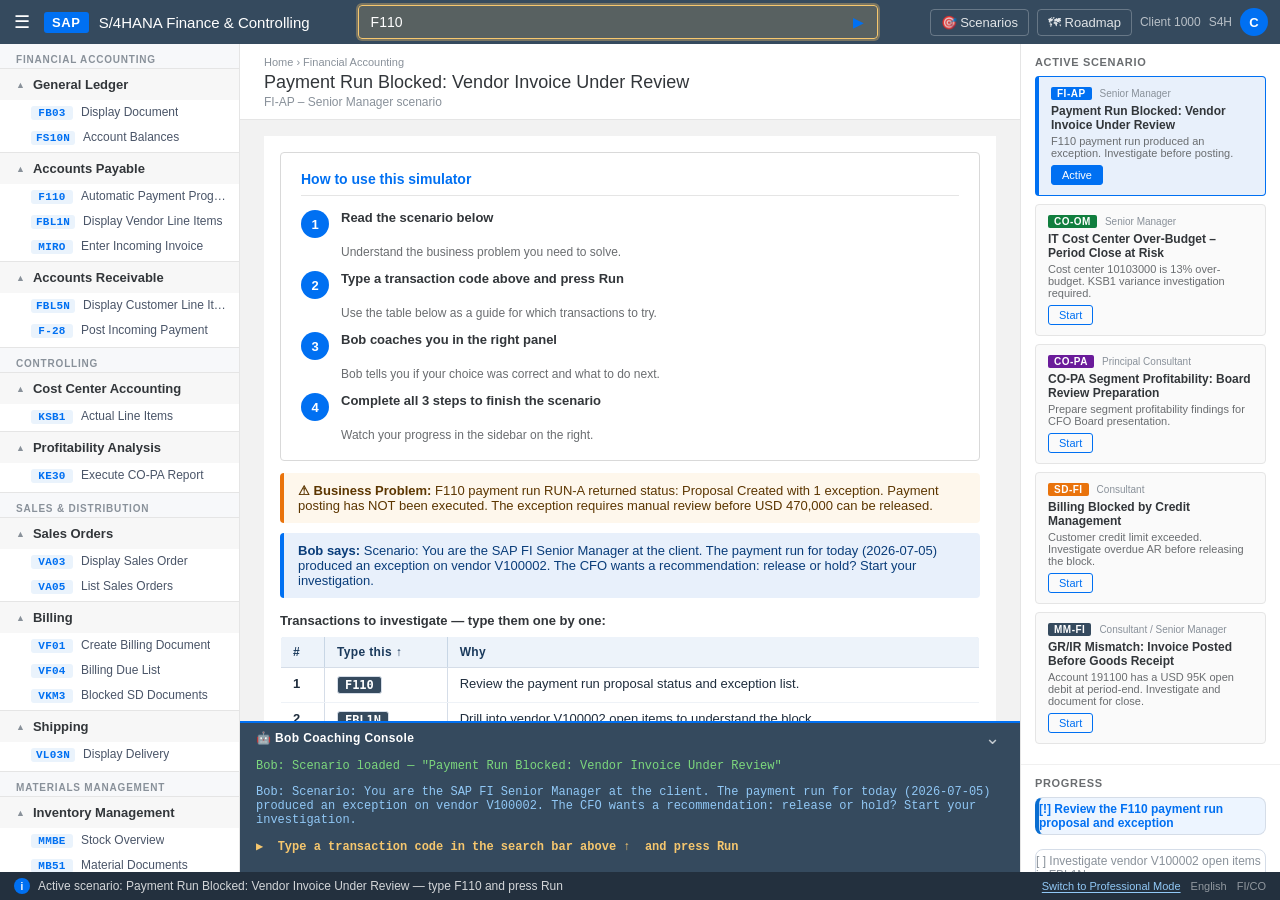
<file: frontend/pages/index.html>
<!DOCTYPE html>
<html lang="en">
<head>
    <meta charset="UTF-8">
    <meta name="viewport" content="width=device-width, initial-scale=1.0">
    <title>SAP S/4HANA – IBM Bob SkillBridge</title>
    <link rel="stylesheet" href="../css/styles.css?v=8.0">
    <link rel="stylesheet" href="../css/fiori.css?v=8.0">
</head>
<body class="fiori-body">

    <!-- ── FIORI SHELL BAR (top) ──────────────────────────────────────── -->
    <header class="fiori-shell-bar">
        <div class="shell-left">
            <button class="shell-menu-btn" id="menuToggleBtn" title="Toggle navigation menu">&#9776;</button>
            <span class="shell-logo">SAP</span>
            <span class="shell-app-title">S/4HANA Finance &amp; Controlling</span>
        </div>
        <div class="shell-center">
            <!-- SAP Fiori search / transaction field -->
            <div class="shell-search-wrap">
                <input
                    id="commandField"
                    class="shell-search-input"
                    type="text"
                    autocomplete="off"
                    spellcheck="false"
                    placeholder="Search apps or enter transaction code…"
                    aria-label="SAP transaction command field"
                >
                <button id="enterCommandButton" class="shell-search-btn" title="Run (Enter)">&#9654;</button>
            </div>
        </div>
        <div class="shell-right">
            <a href="scenarios.html" class="shell-scenarios-link" title="Practice Scenarios">🎯 Scenarios</a>
            <a href="roadmap.html" class="shell-scenarios-link" title="Transaction Roadmap">🗺 Roadmap</a>
            <span class="shell-meta">Client 1000</span>
            <span class="shell-meta">S4H</span>
            <div class="shell-user-avatar" title="CONSULTANT01">C</div>
        </div>
    </header>

    <!-- ── MAIN LAYOUT ────────────────────────────────────────────────── -->
    <div class="fiori-layout">

        <!-- ── LEFT NAV — SAP Menu Tree (3 levels: module → sub-area → tcode) ── -->
        <nav class="fiori-nav" id="fioriNav">

            <!-- ── FINANCIAL ACCOUNTING ──────────────────────────────────── -->
            <div class="nav-module-label">Financial Accounting</div>

            <ul class="nav-group">
                <li class="nav-group-header" data-group="fi-gl">
                    <span class="nav-icon">&#9650;</span> General Ledger
                </li>
                <li class="nav-subitem" data-tcode="FB03">
                    <span class="nav-tcode">FB03</span>
                    <span class="nav-tdesc">Display Document</span>
                </li>
                <li class="nav-subitem" data-tcode="FS10N">
                    <span class="nav-tcode">FS10N</span>
                    <span class="nav-tdesc">Account Balances</span>
                </li>
            </ul>

            <ul class="nav-group">
                <li class="nav-group-header" data-group="fi-ap">
                    <span class="nav-icon">&#9650;</span> Accounts Payable
                </li>
                <li class="nav-subitem" data-tcode="F110">
                    <span class="nav-tcode">F110</span>
                    <span class="nav-tdesc">Automatic Payment Program</span>
                </li>
                <li class="nav-subitem" data-tcode="FBL1N">
                    <span class="nav-tcode">FBL1N</span>
                    <span class="nav-tdesc">Display Vendor Line Items</span>
                </li>
                <li class="nav-subitem" data-tcode="MIRO">
                    <span class="nav-tcode">MIRO</span>
                    <span class="nav-tdesc">Enter Incoming Invoice</span>
                </li>
            </ul>

            <ul class="nav-group">
                <li class="nav-group-header" data-group="fi-ar">
                    <span class="nav-icon">&#9650;</span> Accounts Receivable
                </li>
                <li class="nav-subitem" data-tcode="FBL5N">
                    <span class="nav-tcode">FBL5N</span>
                    <span class="nav-tdesc">Display Customer Line Items</span>
                </li>
                <li class="nav-subitem" data-tcode="F-28">
                    <span class="nav-tcode">F-28</span>
                    <span class="nav-tdesc">Post Incoming Payment</span>
                </li>
            </ul>

            <!-- ── CONTROLLING ────────────────────────────────────────────── -->
            <div class="nav-module-label">Controlling</div>

            <ul class="nav-group">
                <li class="nav-group-header" data-group="co-cca">
                    <span class="nav-icon">&#9650;</span> Cost Center Accounting
                </li>
                <li class="nav-subitem" data-tcode="KSB1">
                    <span class="nav-tcode">KSB1</span>
                    <span class="nav-tdesc">Actual Line Items</span>
                </li>
            </ul>

            <ul class="nav-group">
                <li class="nav-group-header" data-group="co-pa">
                    <span class="nav-icon">&#9650;</span> Profitability Analysis
                </li>
                <li class="nav-subitem" data-tcode="KE30">
                    <span class="nav-tcode">KE30</span>
                    <span class="nav-tdesc">Execute CO-PA Report</span>
                </li>
            </ul>

            <!-- ── SALES & DISTRIBUTION ───────────────────────────────────── -->
            <div class="nav-module-label">Sales &amp; Distribution</div>

            <ul class="nav-group">
                <li class="nav-group-header" data-group="sd-orders">
                    <span class="nav-icon">&#9650;</span> Sales Orders
                </li>
                <li class="nav-subitem" data-tcode="VA03">
                    <span class="nav-tcode">VA03</span>
                    <span class="nav-tdesc">Display Sales Order</span>
                </li>
                <li class="nav-subitem" data-tcode="VA05">
                    <span class="nav-tcode">VA05</span>
                    <span class="nav-tdesc">List Sales Orders</span>
                </li>
            </ul>

            <ul class="nav-group">
                <li class="nav-group-header" data-group="sd-bill">
                    <span class="nav-icon">&#9650;</span> Billing
                </li>
                <li class="nav-subitem" data-tcode="VF01">
                    <span class="nav-tcode">VF01</span>
                    <span class="nav-tdesc">Create Billing Document</span>
                </li>
                <li class="nav-subitem" data-tcode="VF04">
                    <span class="nav-tcode">VF04</span>
                    <span class="nav-tdesc">Billing Due List</span>
                </li>
                <li class="nav-subitem" data-tcode="VKM3">
                    <span class="nav-tcode">VKM3</span>
                    <span class="nav-tdesc">Blocked SD Documents</span>
                </li>
            </ul>

            <ul class="nav-group">
                <li class="nav-group-header" data-group="sd-ship">
                    <span class="nav-icon">&#9650;</span> Shipping
                </li>
                <li class="nav-subitem" data-tcode="VL03N">
                    <span class="nav-tcode">VL03N</span>
                    <span class="nav-tdesc">Display Delivery</span>
                </li>
            </ul>

            <!-- ── MATERIALS MANAGEMENT ───────────────────────────────────── -->
            <div class="nav-module-label">Materials Management</div>

            <ul class="nav-group">
                <li class="nav-group-header" data-group="mm-inv">
                    <span class="nav-icon">&#9650;</span> Inventory Management
                </li>
                <li class="nav-subitem" data-tcode="MMBE">
                    <span class="nav-tcode">MMBE</span>
                    <span class="nav-tdesc">Stock Overview</span>
                </li>
                <li class="nav-subitem" data-tcode="MB51">
                    <span class="nav-tcode">MB51</span>
                    <span class="nav-tdesc">Material Documents</span>
                </li>
            </ul>

            <ul class="nav-group">
                <li class="nav-group-header" data-group="mm-iv">
                    <span class="nav-icon">&#9650;</span> Invoice Verification
                </li>
                <li class="nav-subitem" data-tcode="MIRO">
                    <span class="nav-tcode">MIRO</span>
                    <span class="nav-tdesc">Enter Incoming Invoice</span>
                </li>
            </ul>

            <!-- ── TRAINING ────────────────────────────────────────────────── -->
            <div class="nav-separator"></div>
            <div class="nav-module-label">Training</div>

            <ul class="nav-group">
                <li class="nav-group-header" data-group="training">
                    <span class="nav-icon">&#9650;</span> Practice Scenarios
                </li>
                <li class="nav-item nav-training-link" onclick="window.location.href='scenarios.html'">
                    &#127919; Interactive Scenarios
                </li>
                <li class="nav-item nav-training-link" onclick="window.location.href='roadmap.html'">
                    &#128506; Transaction Roadmap
                </li>
                <li class="nav-item scenario-nav-item" data-scenario="payment_run_exception">&#9655; Payment Run Blocked</li>
                <li class="nav-item scenario-nav-item" data-scenario="cost_center_overrun">&#9655; IT Cost Center Overrun</li>
                <li class="nav-item scenario-nav-item" data-scenario="copa_margin_analysis">&#9655; CO-PA Board Report</li>
                <li class="nav-item scenario-nav-item" data-scenario="billing_credit_block">&#9655; Billing Credit Block</li>
                <li class="nav-item scenario-nav-item" data-scenario="grir_mismatch_period_end">&#9655; GR/IR Mismatch</li>
            </ul>

        </nav>

        <!-- ── CONTENT AREA ──────────────────────────────────────────── -->
        <div class="fiori-content">

            <!-- Content header (breadcrumb + title) -->
            <div class="content-header">
                <div class="content-breadcrumb" id="contentBreadcrumb">Home &rsaquo; Financial Accounting</div>
                <div class="content-title-row">
                    <h1 class="content-title" id="screenTitle">SAP S/4HANA Sandbox</h1>
                    <p  class="content-subtitle" id="screenSubtitle">Select a transaction or scenario from the menu</p>
                </div>
            </div>

            <!-- Transaction workspace -->
            <div class="content-body">
                <div id="transactionWorkspace" class="workspace-content"></div>
            </div>

            <!-- Bob coaching panel (collapsible footer-style) -->
            <div class="coach-panel" id="coachPanel">
                <div class="coach-panel-header">
                    <span class="coach-label">&#129302; Bob Coaching Console</span>
                    <button class="coach-toggle-btn" id="coachToggleBtn" title="Collapse">&#8964;</button>
                </div>
                <div id="consoleOutput" class="coach-output"></div>
            </div>
        </div>

        <!-- ── RIGHT SIDEBAR (Progress + Hints) ─────────────────────── -->
        <aside class="fiori-sidebar" id="fioriSidebar">
            <div class="sidebar-section">
                <div class="sidebar-section-title">Active Scenario</div>
                <div id="scenarioPanel"></div>
            </div>
            <div class="sidebar-section">
                <div class="sidebar-section-title">Progress</div>
                <div id="progressPanel"></div>
            </div>
            <div class="sidebar-section">
                <div class="sidebar-section-title">Hint</div>
                <p id="currentHint" class="sidebar-hint">Select a scenario from the menu to begin.</p>
            </div>
            <div class="sidebar-section">
                <div class="sidebar-section-title">Learning Objectives</div>
                <div id="learningObjectivesPanel"></div>
            </div>
            <div class="sidebar-section">
                <div class="sidebar-section-title">Quick Reference</div>
                <div id="quickReferencePanel"></div>
            </div>
        </aside>
    </div>

    <!-- ── FIORI STATUS BAR (bottom) ─────────────────────────────────── -->
    <footer class="fiori-status-bar">
        <div class="status-left">
            <span id="messageTypeIndicator" class="status-indicator status-info">i</span>
            <span id="messageBar">Ready — select a transaction from the menu or type a code above.</span>
        </div>
        <div class="status-right">
            <span id="modeToggleButton" class="status-mode-btn">Switch to Professional Mode</span>
            <span class="status-tag">English</span>
            <span class="status-tag">FI/CO</span>
        </div>
    </footer>

    <script type="module" src="../js/app/main.js?v=8.0"></script>
</body>
</html>
</file>
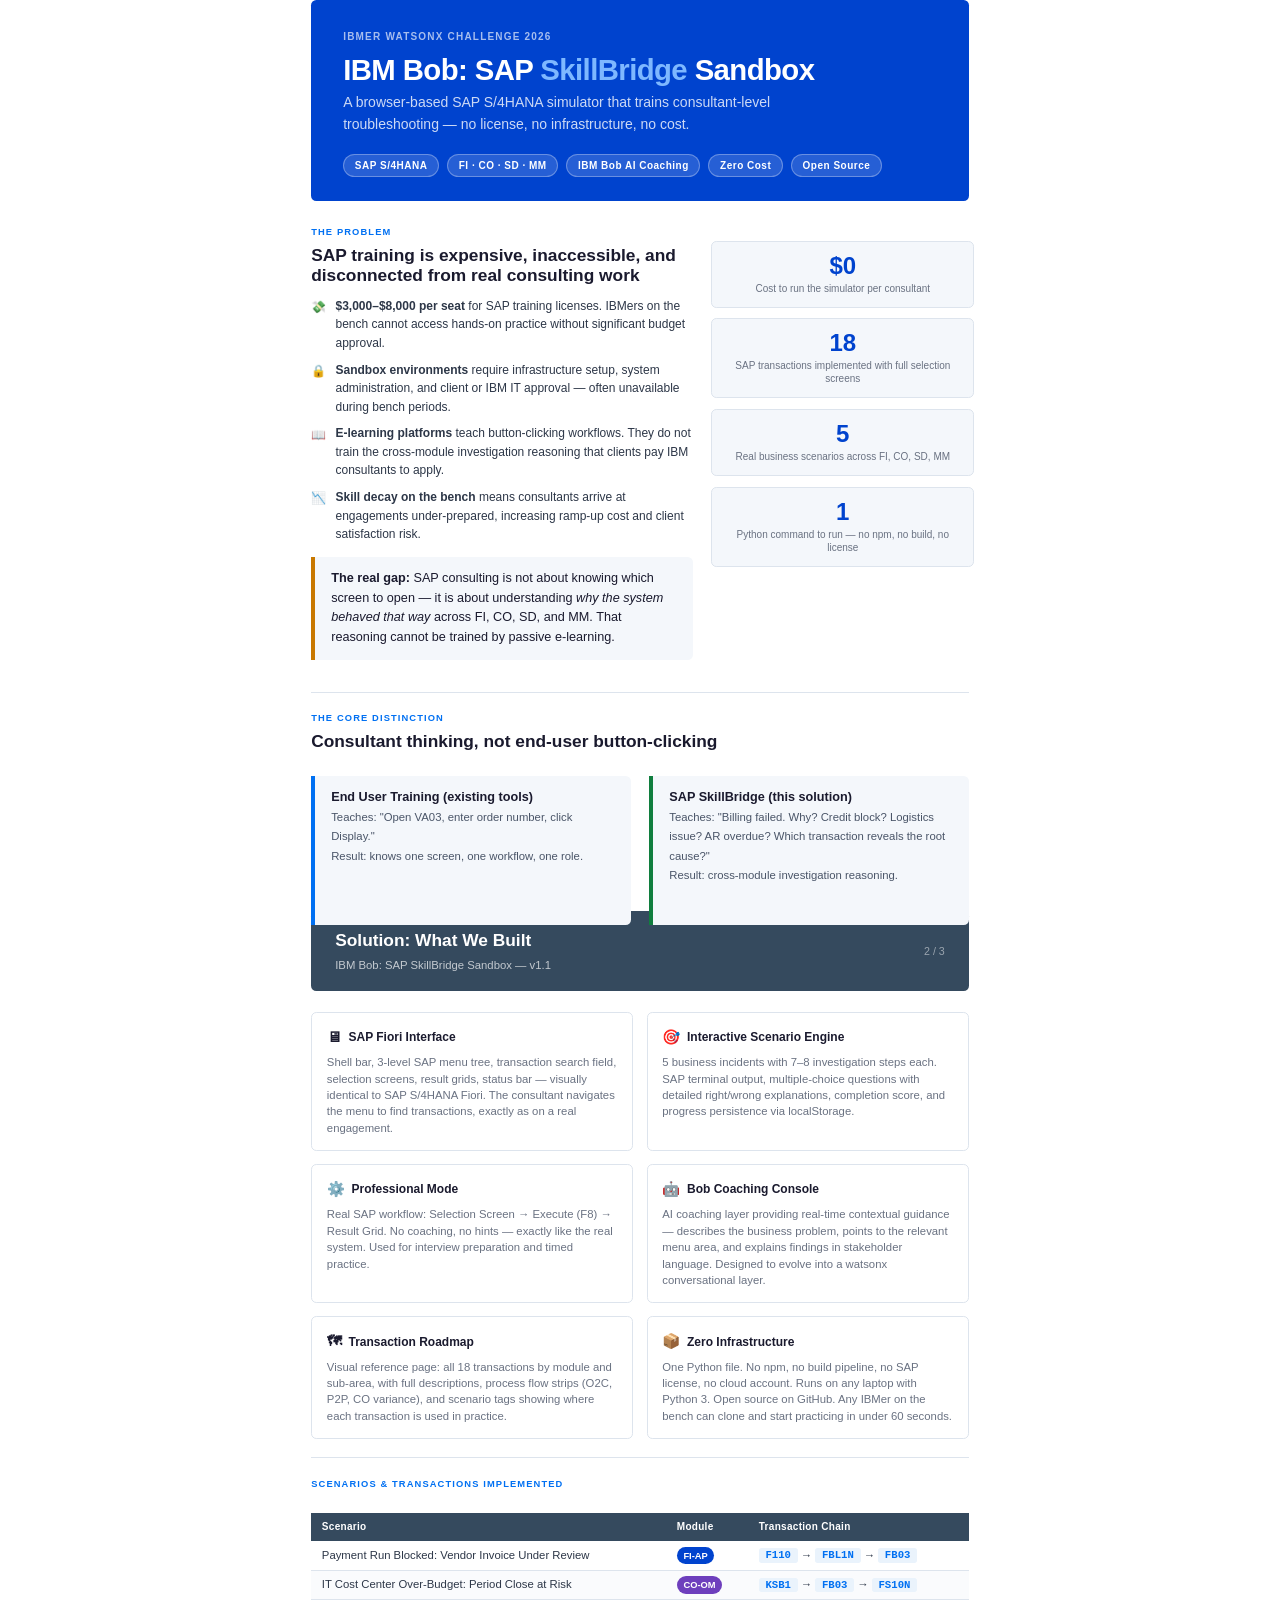
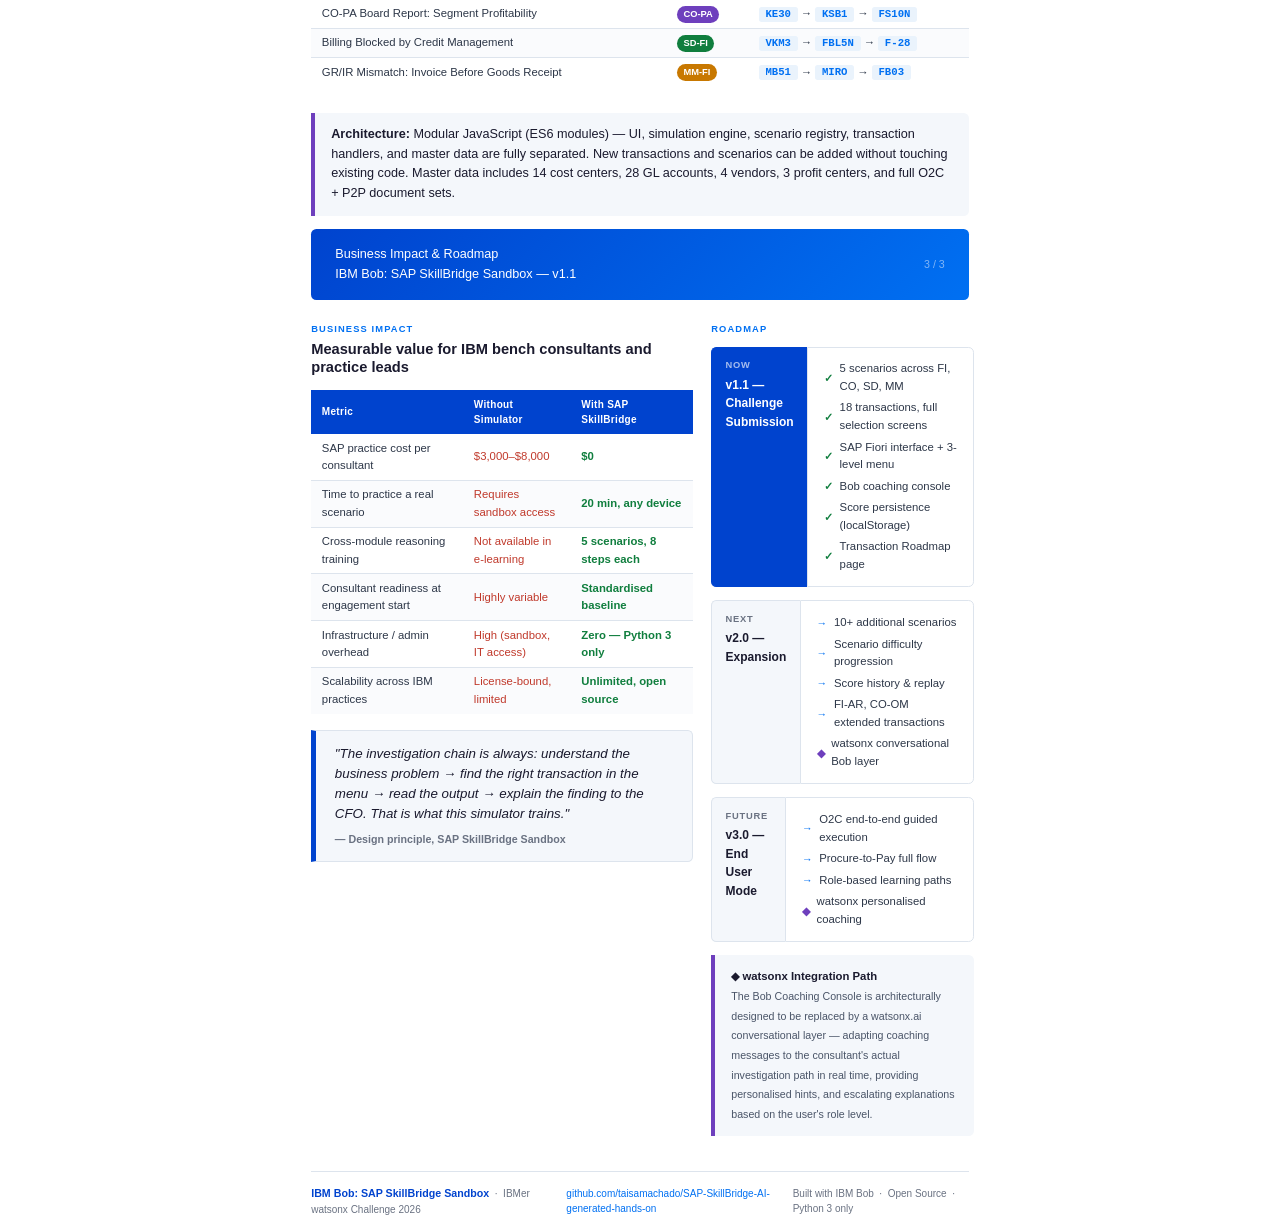
<file: docs/pitch-print.html>
<!DOCTYPE html>
<html lang="en">
<head>
<meta charset="UTF-8">
<title>IBM Bob: SAP SkillBridge Sandbox — Pitch</title>
<style>
  /* ── Print setup ── */
  @page {
    size: A4;
    margin: 18mm 18mm 16mm 18mm;
  }
  @media print {
    body { -webkit-print-color-adjust: exact; print-color-adjust: exact; }
    .page-break { page-break-before: always; }
    .no-break { page-break-inside: avoid; }
  }

  /* ── Base ── */
  * { box-sizing: border-box; margin: 0; padding: 0; }
  body {
    font-family: "Helvetica Neue", Arial, sans-serif;
    font-size: 9.5pt;
    color: #1a1a2e;
    line-height: 1.55;
    background: #fff;
  }

  /* ── Layout helpers ── */
  .page { width: 100%; max-width: 174mm; margin: 0 auto; }
  .row  { display: flex; gap: 14pt; }
  .col  { flex: 1; min-width: 0; }
  .col-40 { flex: 0 0 40%; }
  .col-60 { flex: 0 0 58%; }

  /* ── IBM / SAP color palette ── */
  :root {
    --ibm-blue:   #0043ce;
    --sap-blue:   #0070f2;
    --dark:       #1a1a2e;
    --mid:        #354a5e;
    --muted:      #6a7282;
    --light-bg:   #f4f7fb;
    --border:     #dde4ed;
    --green:      #107e3e;
    --amber:      #c87800;
    --purple:     #6e3fbd;
  }

  /* ══════════════════════════════════════════════
     PAGE 1 — COVER
  ══════════════════════════════════════════════ */
  .cover-header {
    background: var(--ibm-blue);
    color: #fff;
    padding: 22pt 24pt 18pt;
    border-radius: 4pt;
    margin-bottom: 18pt;
  }
  .cover-eyebrow {
    font-size: 7.5pt;
    font-weight: 700;
    letter-spacing: 0.12em;
    text-transform: uppercase;
    color: rgba(255,255,255,0.65);
    margin-bottom: 6pt;
  }
  .cover-title {
    font-size: 22pt;
    font-weight: 700;
    line-height: 1.15;
    margin-bottom: 4pt;
    letter-spacing: -0.02em;
  }
  .cover-title span { color: #7eb8ff; }
  .cover-subtitle {
    font-size: 10.5pt;
    color: rgba(255,255,255,0.80);
    margin-bottom: 14pt;
    max-width: 130mm;
  }
  .cover-tags {
    display: flex;
    flex-wrap: wrap;
    gap: 6pt;
  }
  .tag {
    font-size: 7.5pt;
    font-weight: 700;
    letter-spacing: 0.05em;
    padding: 2pt 8pt;
    border-radius: 10pt;
    background: rgba(255,255,255,0.15);
    color: #fff;
    border: 1px solid rgba(255,255,255,0.3);
  }

  /* Problem / Solution blocks */
  .section-label {
    font-size: 7pt;
    font-weight: 700;
    letter-spacing: 0.12em;
    text-transform: uppercase;
    color: var(--sap-blue);
    margin-bottom: 4pt;
  }
  .section-title {
    font-size: 13pt;
    font-weight: 700;
    color: var(--dark);
    margin-bottom: 8pt;
    line-height: 1.2;
  }
  p { margin-bottom: 7pt; color: #2d3748; }

  .highlight-box {
    background: var(--light-bg);
    border-left: 3pt solid var(--sap-blue);
    padding: 9pt 12pt;
    border-radius: 0 4pt 4pt 0;
    margin: 10pt 0;
  }
  .highlight-box.green  { border-left-color: var(--green); }
  .highlight-box.amber  { border-left-color: var(--amber); }
  .highlight-box.purple { border-left-color: var(--purple); }

  .highlight-box strong { color: var(--dark); }

  /* Pain point list */
  .pain-list { list-style: none; margin: 8pt 0; }
  .pain-list li {
    display: flex;
    align-items: flex-start;
    gap: 7pt;
    margin-bottom: 6pt;
    font-size: 9pt;
    color: #2d3748;
  }
  .pain-icon {
    font-size: 9pt;
    flex-shrink: 0;
    margin-top: 1pt;
  }

  /* Stat cards */
  .stat-row { display: flex; gap: 10pt; margin: 12pt 0; }
  .stat-card {
    flex: 1;
    background: var(--light-bg);
    border: 1px solid var(--border);
    border-radius: 4pt;
    padding: 9pt 10pt;
    text-align: center;
  }
  .stat-value {
    font-size: 18pt;
    font-weight: 700;
    color: var(--ibm-blue);
    line-height: 1;
    margin-bottom: 3pt;
  }
  .stat-label {
    font-size: 7.5pt;
    color: var(--muted);
    line-height: 1.3;
  }

  /* Divider */
  hr {
    border: none;
    border-top: 1px solid var(--border);
    margin: 14pt 0;
  }

  /* ══════════════════════════════════════════════
     PAGE 2 — SOLUTION
  ══════════════════════════════════════════════ */
  .page2-header {
    background: var(--mid);
    color: #fff;
    padding: 12pt 18pt;
    border-radius: 4pt;
    margin-bottom: 16pt;
    display: flex;
    align-items: center;
    justify-content: space-between;
  }
  .page2-header .p-title { font-size: 13pt; font-weight: 700; }
  .page2-header .p-sub   { font-size: 8.5pt; color: rgba(255,255,255,0.7); margin-top: 2pt; }
  .page-num { font-size: 8pt; color: rgba(255,255,255,0.5); }

  /* Feature grid */
  .feature-grid {
    display: grid;
    grid-template-columns: 1fr 1fr;
    gap: 10pt;
    margin: 10pt 0;
  }
  .feature-card {
    border: 1px solid var(--border);
    border-radius: 4pt;
    padding: 10pt 11pt;
    background: #fff;
  }
  .feature-card-title {
    font-size: 9pt;
    font-weight: 700;
    color: var(--dark);
    margin-bottom: 4pt;
    display: flex;
    align-items: center;
    gap: 5pt;
  }
  .feature-icon {
    font-size: 11pt;
  }
  .feature-card p {
    font-size: 8.5pt;
    color: var(--muted);
    margin-bottom: 0;
    line-height: 1.45;
  }

  /* Transaction table */
  table {
    width: 100%;
    border-collapse: collapse;
    font-size: 8.5pt;
    margin: 10pt 0;
  }
  thead tr { background: var(--mid); color: #fff; }
  th {
    padding: 5pt 8pt;
    text-align: left;
    font-weight: 600;
    font-size: 7.5pt;
    letter-spacing: 0.03em;
  }
  td { padding: 4pt 8pt; border-bottom: 1px solid var(--border); color: #2d3748; }
  tbody tr:last-child td { border-bottom: none; }
  tbody tr:nth-child(even) { background: #fafbfd; }

  .tcode {
    font-family: "Courier New", monospace;
    font-weight: 700;
    color: var(--sap-blue);
    background: #eaf3fc;
    padding: 1pt 5pt;
    border-radius: 2pt;
    font-size: 8pt;
  }

  .badge {
    display: inline-block;
    font-size: 7pt;
    font-weight: 700;
    padding: 1pt 5pt;
    border-radius: 8pt;
    color: #fff;
    vertical-align: middle;
  }
  .fi   { background: var(--ibm-blue); }
  .co   { background: var(--purple); }
  .sd   { background: var(--green); }
  .mm   { background: var(--amber); }

  /* ══════════════════════════════════════════════
     PAGE 3 — IMPACT & ROADMAP
  ══════════════════════════════════════════════ */
  .page3-header {
    background: linear-gradient(135deg, var(--ibm-blue) 0%, var(--sap-blue) 100%);
    color: #fff;
    padding: 12pt 18pt;
    border-radius: 4pt;
    margin-bottom: 16pt;
    display: flex;
    align-items: center;
    justify-content: space-between;
  }

  /* Impact table */
  .impact-table thead tr { background: var(--ibm-blue); }

  /* Roadmap timeline */
  .roadmap { margin: 8pt 0; }
  .roadmap-row {
    display: flex;
    gap: 0;
    margin-bottom: 10pt;
  }
  .roadmap-phase {
    flex: 0 0 28%;
    background: var(--light-bg);
    border: 1px solid var(--border);
    border-radius: 4pt 0 0 4pt;
    padding: 8pt 10pt;
    border-right: none;
  }
  .roadmap-phase.current {
    background: var(--ibm-blue);
    border-color: var(--ibm-blue);
    color: #fff;
  }
  .roadmap-phase.current .phase-label { color: rgba(255,255,255,0.65); }
  .roadmap-phase.current .phase-name  { color: #fff; }
  .phase-label { font-size: 7pt; font-weight: 700; text-transform: uppercase; letter-spacing: 0.08em; color: var(--muted); }
  .phase-name  { font-size: 9pt; font-weight: 700; color: var(--dark); margin-top: 2pt; }

  .roadmap-items {
    flex: 1;
    border: 1px solid var(--border);
    border-radius: 0 4pt 4pt 0;
    padding: 8pt 12pt;
    background: #fff;
  }
  .roadmap-items ul { list-style: none; }
  .roadmap-items li {
    font-size: 8.5pt;
    color: #2d3748;
    padding: 1.5pt 0;
    display: flex;
    align-items: center;
    gap: 5pt;
  }
  .roadmap-items li::before { content: "✓"; color: var(--green); font-weight: 700; font-size: 8pt; flex-shrink: 0; }
  .roadmap-items li.future::before { content: "→"; color: var(--sap-blue); }
  .roadmap-items li.watsonx::before { content: "◆"; color: var(--purple); }

  /* Quote */
  .quote-box {
    border: 1px solid var(--border);
    border-left: 4pt solid var(--ibm-blue);
    border-radius: 0 4pt 4pt 0;
    padding: 10pt 14pt;
    margin: 14pt 0;
    background: var(--light-bg);
  }
  .quote-text {
    font-size: 10pt;
    font-style: italic;
    color: var(--dark);
    line-height: 1.5;
    margin-bottom: 5pt;
  }
  .quote-attr { font-size: 8pt; color: var(--muted); font-weight: 600; }

  /* Footer */
  .footer {
    margin-top: 16pt;
    padding-top: 10pt;
    border-top: 1px solid var(--border);
    display: flex;
    justify-content: space-between;
    align-items: center;
    font-size: 7.5pt;
    color: var(--muted);
  }
  .footer-logo { font-weight: 700; color: var(--ibm-blue); font-size: 8pt; }
  .footer a { color: var(--sap-blue); text-decoration: none; }
</style>
</head>
<body>

<!-- ══════════════════════════════════════════════════════
     PAGE 1 — PROBLEM + OVERVIEW
══════════════════════════════════════════════════════ -->
<div class="page">

  <div class="cover-header no-break">
    <div class="cover-eyebrow">IBMer watsonx Challenge 2026</div>
    <div class="cover-title">IBM Bob: SAP <span>SkillBridge</span> Sandbox</div>
    <div class="cover-subtitle">A browser-based SAP S/4HANA simulator that trains consultant-level troubleshooting — no license, no infrastructure, no cost.</div>
    <div class="cover-tags">
      <span class="tag">SAP S/4HANA</span>
      <span class="tag">FI · CO · SD · MM</span>
      <span class="tag">IBM Bob AI Coaching</span>
      <span class="tag">Zero Cost</span>
      <span class="tag">Open Source</span>
    </div>
  </div>

  <div class="row">
    <div class="col-60">

      <div class="section-label">The Problem</div>
      <div class="section-title">SAP training is expensive, inaccessible, and disconnected from real consulting work</div>

      <ul class="pain-list">
        <li>
          <span class="pain-icon">💸</span>
          <span><strong>$3,000–$8,000 per seat</strong> for SAP training licenses. IBMers on the bench cannot access hands-on practice without significant budget approval.</span>
        </li>
        <li>
          <span class="pain-icon">🔒</span>
          <span><strong>Sandbox environments</strong> require infrastructure setup, system administration, and client or IBM IT approval — often unavailable during bench periods.</span>
        </li>
        <li>
          <span class="pain-icon">📖</span>
          <span><strong>E-learning platforms</strong> teach button-clicking workflows. They do not train the cross-module investigation reasoning that clients pay IBM consultants to apply.</span>
        </li>
        <li>
          <span class="pain-icon">📉</span>
          <span><strong>Skill decay on the bench</strong> means consultants arrive at engagements under-prepared, increasing ramp-up cost and client satisfaction risk.</span>
        </li>
      </ul>

      <div class="highlight-box amber no-break">
        <strong>The real gap:</strong> SAP consulting is not about knowing which screen to open — it is about understanding <em>why the system behaved that way</em> across FI, CO, SD, and MM. That reasoning cannot be trained by passive e-learning.
      </div>

    </div>
    <div class="col-40">

      <div class="stat-row" style="flex-direction:column; gap:8pt;">
        <div class="stat-card">
          <div class="stat-value">$0</div>
          <div class="stat-label">Cost to run the simulator per consultant</div>
        </div>
        <div class="stat-card">
          <div class="stat-value">18</div>
          <div class="stat-label">SAP transactions implemented with full selection screens</div>
        </div>
        <div class="stat-card">
          <div class="stat-value">5</div>
          <div class="stat-label">Real business scenarios across FI, CO, SD, MM</div>
        </div>
        <div class="stat-card">
          <div class="stat-value">1</div>
          <div class="stat-label">Python command to run — no npm, no build, no license</div>
        </div>
      </div>

    </div>
  </div>

  <hr>

  <div class="no-break">
    <div class="section-label">The Core Distinction</div>
    <div class="section-title">Consultant thinking, not end-user button-clicking</div>

    <div class="row" style="margin-top:6pt;">
      <div class="col">
        <div class="highlight-box" style="height:100%;">
          <strong>End User Training (existing tools)</strong><br>
          <span style="font-size:8.5pt; color:#4a5568;">Teaches: "Open VA03, enter order number, click Display."<br>
          Result: knows one screen, one workflow, one role.</span>
        </div>
      </div>
      <div class="col">
        <div class="highlight-box green" style="height:100%;">
          <strong>SAP SkillBridge (this solution)</strong><br>
          <span style="font-size:8.5pt; color:#4a5568;">Teaches: "Billing failed. Why? Credit block? Logistics issue? AR overdue? Which transaction reveals the root cause?"<br>
          Result: cross-module investigation reasoning.</span>
        </div>
      </div>
    </div>
  </div>

</div><!-- /page 1 -->


<!-- ══════════════════════════════════════════════════════
     PAGE 2 — SOLUTION + TRANSACTIONS
══════════════════════════════════════════════════════ -->
<div class="page page-break">

  <div class="page2-header no-break">
    <div>
      <div class="p-title">Solution: What We Built</div>
      <div class="p-sub">IBM Bob: SAP SkillBridge Sandbox — v1.1</div>
    </div>
    <div class="page-num">2 / 3</div>
  </div>

  <div class="feature-grid no-break">
    <div class="feature-card">
      <div class="feature-card-title"><span class="feature-icon">🖥</span> SAP Fiori Interface</div>
      <p>Shell bar, 3-level SAP menu tree, transaction search field, selection screens, result grids, status bar — visually identical to SAP S/4HANA Fiori. The consultant navigates the menu to find transactions, exactly as on a real engagement.</p>
    </div>
    <div class="feature-card">
      <div class="feature-card-title"><span class="feature-icon">🎯</span> Interactive Scenario Engine</div>
      <p>5 business incidents with 7–8 investigation steps each. SAP terminal output, multiple-choice questions with detailed right/wrong explanations, completion score, and progress persistence via localStorage.</p>
    </div>
    <div class="feature-card">
      <div class="feature-card-title"><span class="feature-icon">⚙️</span> Professional Mode</div>
      <p>Real SAP workflow: Selection Screen → Execute (F8) → Result Grid. No coaching, no hints — exactly like the real system. Used for interview preparation and timed practice.</p>
    </div>
    <div class="feature-card">
      <div class="feature-card-title"><span class="feature-icon">🤖</span> Bob Coaching Console</div>
      <p>AI coaching layer providing real-time contextual guidance — describes the business problem, points to the relevant menu area, and explains findings in stakeholder language. Designed to evolve into a watsonx conversational layer.</p>
    </div>
    <div class="feature-card">
      <div class="feature-card-title"><span class="feature-icon">🗺</span> Transaction Roadmap</div>
      <p>Visual reference page: all 18 transactions by module and sub-area, with full descriptions, process flow strips (O2C, P2P, CO variance), and scenario tags showing where each transaction is used in practice.</p>
    </div>
    <div class="feature-card">
      <div class="feature-card-title"><span class="feature-icon">📦</span> Zero Infrastructure</div>
      <p>One Python file. No npm, no build pipeline, no SAP license, no cloud account. Runs on any laptop with Python 3. Open source on GitHub. Any IBMer on the bench can clone and start practicing in under 60 seconds.</p>
    </div>
  </div>

  <hr>

  <div class="section-label" style="margin-bottom:6pt;">Scenarios &amp; Transactions Implemented</div>

  <div class="row" style="gap:12pt;">
    <div class="col">
      <table class="no-break">
        <thead>
          <tr>
            <th>Scenario</th>
            <th>Module</th>
            <th>Transaction Chain</th>
          </tr>
        </thead>
        <tbody>
          <tr>
            <td>Payment Run Blocked: Vendor Invoice Under Review</td>
            <td><span class="badge fi">FI-AP</span></td>
            <td><span class="tcode">F110</span> → <span class="tcode">FBL1N</span> → <span class="tcode">FB03</span></td>
          </tr>
          <tr>
            <td>IT Cost Center Over-Budget: Period Close at Risk</td>
            <td><span class="badge co">CO-OM</span></td>
            <td><span class="tcode">KSB1</span> → <span class="tcode">FB03</span> → <span class="tcode">FS10N</span></td>
          </tr>
          <tr>
            <td>CO-PA Board Report: Segment Profitability</td>
            <td><span class="badge co">CO-PA</span></td>
            <td><span class="tcode">KE30</span> → <span class="tcode">KSB1</span> → <span class="tcode">FS10N</span></td>
          </tr>
          <tr>
            <td>Billing Blocked by Credit Management</td>
            <td><span class="badge sd">SD-FI</span></td>
            <td><span class="tcode">VKM3</span> → <span class="tcode">FBL5N</span> → <span class="tcode">F-28</span></td>
          </tr>
          <tr>
            <td>GR/IR Mismatch: Invoice Before Goods Receipt</td>
            <td><span class="badge mm">MM-FI</span></td>
            <td><span class="tcode">MB51</span> → <span class="tcode">MIRO</span> → <span class="tcode">FB03</span></td>
          </tr>
        </tbody>
      </table>
    </div>
  </div>

  <div style="margin-top:10pt;" class="no-break">
    <div class="highlight-box purple">
      <strong>Architecture:</strong> Modular JavaScript (ES6 modules) — UI, simulation engine, scenario registry, transaction handlers, and master data are fully separated. New transactions and scenarios can be added without touching existing code. Master data includes 14 cost centers, 28 GL accounts, 4 vendors, 3 profit centers, and full O2C + P2P document sets.
    </div>
  </div>

</div><!-- /page 2 -->


<!-- ══════════════════════════════════════════════════════
     PAGE 3 — IMPACT + ROADMAP + WATSONX
══════════════════════════════════════════════════════ -->
<div class="page page-break">

  <div class="page3-header no-break">
    <div>
      <div class="p-title">Business Impact &amp; Roadmap</div>
      <div class="p-sub">IBM Bob: SAP SkillBridge Sandbox — v1.1</div>
    </div>
    <div class="page-num">3 / 3</div>
  </div>

  <div class="row" style="gap:14pt;">
    <div class="col-60">

      <div class="section-label">Business Impact</div>
      <div class="section-title" style="font-size:11pt; margin-bottom:8pt;">Measurable value for IBM bench consultants and practice leads</div>

      <table class="impact-table no-break">
        <thead>
          <tr>
            <th>Metric</th>
            <th>Without Simulator</th>
            <th>With SAP SkillBridge</th>
          </tr>
        </thead>
        <tbody>
          <tr>
            <td>SAP practice cost per consultant</td>
            <td style="color:#c0392b;">$3,000–$8,000</td>
            <td style="color:#107e3e; font-weight:700;">$0</td>
          </tr>
          <tr>
            <td>Time to practice a real scenario</td>
            <td style="color:#c0392b;">Requires sandbox access</td>
            <td style="color:#107e3e; font-weight:700;">20 min, any device</td>
          </tr>
          <tr>
            <td>Cross-module reasoning training</td>
            <td style="color:#c0392b;">Not available in e-learning</td>
            <td style="color:#107e3e; font-weight:700;">5 scenarios, 8 steps each</td>
          </tr>
          <tr>
            <td>Consultant readiness at engagement start</td>
            <td style="color:#c0392b;">Highly variable</td>
            <td style="color:#107e3e; font-weight:700;">Standardised baseline</td>
          </tr>
          <tr>
            <td>Infrastructure / admin overhead</td>
            <td style="color:#c0392b;">High (sandbox, IT access)</td>
            <td style="color:#107e3e; font-weight:700;">Zero — Python 3 only</td>
          </tr>
          <tr>
            <td>Scalability across IBM practices</td>
            <td style="color:#c0392b;">License-bound, limited</td>
            <td style="color:#107e3e; font-weight:700;">Unlimited, open source</td>
          </tr>
        </tbody>
      </table>

      <div class="quote-box no-break" style="margin-top:12pt;">
        <div class="quote-text">"The investigation chain is always: understand the business problem → find the right transaction in the menu → read the output → explain the finding to the CFO. That is what this simulator trains."</div>
        <div class="quote-attr">— Design principle, SAP SkillBridge Sandbox</div>
      </div>

    </div>

    <div class="col-40">

      <div class="section-label">Roadmap</div>
      <div class="roadmap">

        <div class="roadmap-row no-break">
          <div class="roadmap-phase current">
            <div class="phase-label">Now</div>
            <div class="phase-name">v1.1 — Challenge Submission</div>
          </div>
          <div class="roadmap-items">
            <ul>
              <li>5 scenarios across FI, CO, SD, MM</li>
              <li>18 transactions, full selection screens</li>
              <li>SAP Fiori interface + 3-level menu</li>
              <li>Bob coaching console</li>
              <li>Score persistence (localStorage)</li>
              <li>Transaction Roadmap page</li>
            </ul>
          </div>
        </div>

        <div class="roadmap-row no-break">
          <div class="roadmap-phase">
            <div class="phase-label">Next</div>
            <div class="phase-name">v2.0 — Expansion</div>
          </div>
          <div class="roadmap-items">
            <ul>
              <li class="future">10+ additional scenarios</li>
              <li class="future">Scenario difficulty progression</li>
              <li class="future">Score history &amp; replay</li>
              <li class="future">FI-AR, CO-OM extended transactions</li>
              <li class="watsonx">watsonx conversational Bob layer</li>
            </ul>
          </div>
        </div>

        <div class="roadmap-row no-break">
          <div class="roadmap-phase">
            <div class="phase-label">Future</div>
            <div class="phase-name">v3.0 — End User Mode</div>
          </div>
          <div class="roadmap-items">
            <ul>
              <li class="future">O2C end-to-end guided execution</li>
              <li class="future">Procure-to-Pay full flow</li>
              <li class="future">Role-based learning paths</li>
              <li class="watsonx">watsonx personalised coaching</li>
            </ul>
          </div>
        </div>

      </div>

      <div class="highlight-box purple no-break" style="margin-top:6pt;">
        <strong style="font-size:8.5pt;">◆ watsonx Integration Path</strong><br>
        <span style="font-size:8pt; color:#4a5568;">The Bob Coaching Console is architecturally designed to be replaced by a watsonx.ai conversational layer — adapting coaching messages to the consultant's actual investigation path in real time, providing personalised hints, and escalating explanations based on the user's role level.</span>
      </div>

    </div>
  </div>

  <div class="footer">
    <div>
      <span class="footer-logo">IBM Bob: SAP SkillBridge Sandbox</span>
      &nbsp;·&nbsp; IBMer watsonx Challenge 2026
    </div>
    <div>
      <a href="https://github.com/taisamachado/SAP-SkillBridge-AI-generated-hands-on">github.com/taisamachado/SAP-SkillBridge-AI-generated-hands-on</a>
    </div>
    <div>Built with IBM Bob &nbsp;·&nbsp; Open Source &nbsp;·&nbsp; Python 3 only</div>
  </div>

</div><!-- /page 3 -->

</body>
</html>
</file>
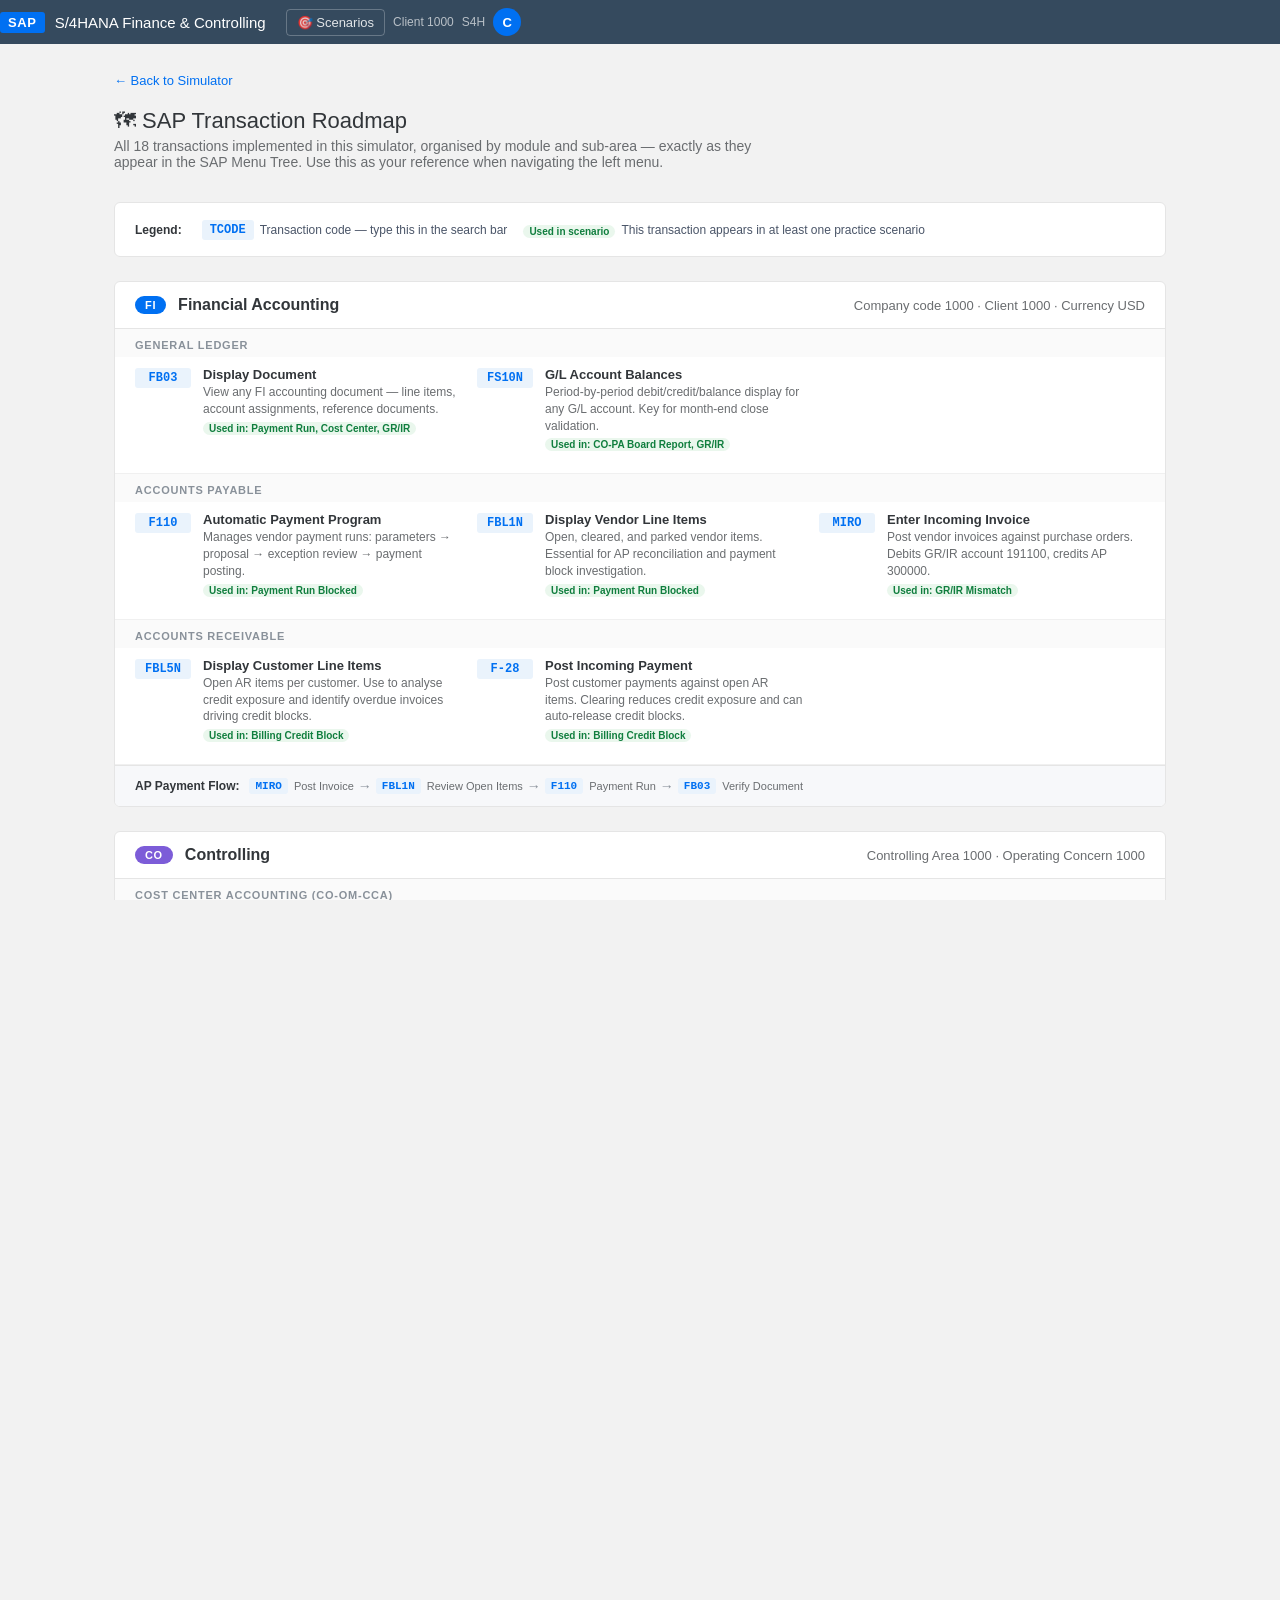
<file: frontend/pages/roadmap.html>
<!DOCTYPE html>
<html lang="en">
<head>
    <meta charset="UTF-8">
    <meta name="viewport" content="width=device-width, initial-scale=1.0">
    <title>Transaction Roadmap – SAP SkillBridge</title>
    <link rel="stylesheet" href="../css/fiori.css?v=8.0">
    <style>
        body { overflow: auto; background: #f2f2f2; }

        .roadmap-shell { min-height: 100vh; padding-top: 44px; }

        .roadmap-container {
            max-width: 1100px;
            margin: 0 auto;
            padding: 28px 24px 60px;
        }

        .page-header { margin-bottom: 32px; }
        .page-header h1 {
            font-size: 22px;
            font-weight: 400;
            color: #32363a;
            margin-bottom: 4px;
        }
        .page-header p { font-size: 14px; color: #6a6d70; max-width: 640px; }

        /* ── Module block ──────────────────────────────────── */
        .module-block {
            background: #fff;
            border: 1px solid #e5e5e5;
            border-radius: 6px;
            margin-bottom: 24px;
            overflow: hidden;
        }

        .module-header {
            display: flex;
            align-items: center;
            gap: 12px;
            padding: 14px 20px;
            border-bottom: 1px solid #e5e5e5;
        }
        .module-badge {
            font-size: 11px;
            font-weight: 700;
            letter-spacing: 0.06em;
            padding: 3px 10px;
            border-radius: 12px;
            color: #fff;
            flex-shrink: 0;
        }
        .badge-fi   { background: #0070f2; }
        .badge-co   { background: #7c5cd8; }
        .badge-sd   { background: #107e3e; }
        .badge-mm   { background: #e07200; }

        .module-title {
            font-size: 16px;
            font-weight: 600;
            color: #32363a;
        }
        .module-desc {
            font-size: 13px;
            color: #6a6d70;
            margin-left: auto;
        }

        /* ── Sub-area row ──────────────────────────────────── */
        .subarea {
            border-bottom: 1px solid #f0f0f0;
        }
        .subarea:last-child { border-bottom: none; }

        .subarea-header {
            padding: 10px 20px 6px;
            font-size: 11px;
            font-weight: 700;
            text-transform: uppercase;
            letter-spacing: 0.07em;
            color: #89919a;
            background: #fafafa;
        }

        /* ── Tcode grid ────────────────────────────────────── */
        .tcode-grid {
            display: grid;
            grid-template-columns: repeat(auto-fill, minmax(280px, 1fr));
            gap: 0;
            padding: 0 12px 12px;
        }

        .tcode-card {
            display: flex;
            align-items: flex-start;
            gap: 12px;
            padding: 10px 8px;
            border-radius: 4px;
            cursor: default;
            transition: background 0.1s;
        }
        .tcode-card:hover { background: #f0f6ff; }

        .tcode-badge {
            font-family: "Courier New", monospace;
            font-size: 12px;
            font-weight: 700;
            color: #0070f2;
            background: #eaf3fc;
            padding: 3px 8px;
            border-radius: 3px;
            min-width: 56px;
            text-align: center;
            flex-shrink: 0;
            margin-top: 1px;
        }

        .tcode-info { min-width: 0; }
        .tcode-name {
            font-size: 13px;
            font-weight: 600;
            color: #32363a;
            margin-bottom: 2px;
        }
        .tcode-desc {
            font-size: 12px;
            color: #6a6d70;
            line-height: 1.4;
        }
        .tcode-scenario {
            display: inline-block;
            margin-top: 4px;
            font-size: 10px;
            font-weight: 600;
            color: #107e3e;
            background: #eaf7ed;
            padding: 1px 6px;
            border-radius: 10px;
        }

        /* ── Process flow strip ─────────────────────────────── */
        .process-flow {
            display: flex;
            align-items: center;
            flex-wrap: wrap;
            gap: 0;
            padding: 12px 20px;
            background: #f7f8fa;
            border-top: 1px solid #e5e5e5;
            font-size: 12px;
            color: #4a5568;
        }
        .flow-step {
            display: flex;
            align-items: center;
            gap: 6px;
        }
        .flow-tcode {
            font-family: monospace;
            font-weight: 700;
            color: #0070f2;
            background: #eaf3fc;
            padding: 2px 6px;
            border-radius: 3px;
            font-size: 11px;
        }
        .flow-arrow {
            color: #89919a;
            font-size: 14px;
            margin: 0 4px;
        }
        .flow-label {
            font-size: 11px;
            color: #6a6d70;
        }

        /* ── Legend ─────────────────────────────────────────── */
        .legend {
            display: flex;
            flex-wrap: wrap;
            gap: 16px;
            padding: 16px 20px;
            background: #fff;
            border: 1px solid #e5e5e5;
            border-radius: 6px;
            margin-bottom: 24px;
            font-size: 12px;
            color: #4a5568;
            align-items: center;
        }
        .legend-title { font-weight: 700; color: #32363a; margin-right: 4px; }
        .legend-item { display: flex; align-items: center; gap: 6px; }

        /* ── Back link ──────────────────────────────────────── */
        .back-link {
            display: inline-flex;
            align-items: center;
            gap: 6px;
            font-size: 13px;
            color: #0070f2;
            text-decoration: none;
            margin-bottom: 20px;
        }
        .back-link:hover { text-decoration: underline; }
    </style>
</head>
<body class="fiori-body roadmap-shell">

    <!-- Shell bar -->
    <header class="fiori-shell-bar">
        <div class="shell-left">
            <span class="shell-logo">SAP</span>
            <span class="shell-app-title">S/4HANA Finance &amp; Controlling</span>
        </div>
        <div class="shell-right">
            <a href="scenarios.html" class="shell-scenarios-link">🎯 Scenarios</a>
            <span class="shell-meta">Client 1000</span>
            <span class="shell-meta">S4H</span>
            <div class="shell-user-avatar">C</div>
        </div>
    </header>

    <div class="roadmap-container">
        <a href="index.html" class="back-link">&#8592; Back to Simulator</a>

        <div class="page-header">
            <h1>🗺 SAP Transaction Roadmap</h1>
            <p>All 18 transactions implemented in this simulator, organised by module and sub-area — exactly as they appear in the SAP Menu Tree. Use this as your reference when navigating the left menu.</p>
        </div>

        <!-- ── LEGEND ───────────────────────────────────────────────────── -->
        <div class="legend">
            <span class="legend-title">Legend:</span>
            <span class="legend-item"><span class="tcode-badge" style="min-width:auto;">TCODE</span> Transaction code — type this in the search bar</span>
            <span class="legend-item"><span class="tcode-scenario">Used in scenario</span> This transaction appears in at least one practice scenario</span>
        </div>

        <!-- ══ FINANCIAL ACCOUNTING ═══════════════════════════════════════ -->
        <div class="module-block">
            <div class="module-header">
                <span class="module-badge badge-fi">FI</span>
                <span class="module-title">Financial Accounting</span>
                <span class="module-desc">Company code 1000 · Client 1000 · Currency USD</span>
            </div>

            <!-- General Ledger -->
            <div class="subarea">
                <div class="subarea-header">General Ledger</div>
                <div class="tcode-grid">
                    <div class="tcode-card">
                        <span class="tcode-badge">FB03</span>
                        <div class="tcode-info">
                            <div class="tcode-name">Display Document</div>
                            <div class="tcode-desc">View any FI accounting document — line items, account assignments, reference documents.</div>
                            <span class="tcode-scenario">Used in: Payment Run, Cost Center, GR/IR</span>
                        </div>
                    </div>
                    <div class="tcode-card">
                        <span class="tcode-badge">FS10N</span>
                        <div class="tcode-info">
                            <div class="tcode-name">G/L Account Balances</div>
                            <div class="tcode-desc">Period-by-period debit/credit/balance display for any G/L account. Key for month-end close validation.</div>
                            <span class="tcode-scenario">Used in: CO-PA Board Report, GR/IR</span>
                        </div>
                    </div>
                </div>
            </div>

            <!-- Accounts Payable -->
            <div class="subarea">
                <div class="subarea-header">Accounts Payable</div>
                <div class="tcode-grid">
                    <div class="tcode-card">
                        <span class="tcode-badge">F110</span>
                        <div class="tcode-info">
                            <div class="tcode-name">Automatic Payment Program</div>
                            <div class="tcode-desc">Manages vendor payment runs: parameters → proposal → exception review → payment posting.</div>
                            <span class="tcode-scenario">Used in: Payment Run Blocked</span>
                        </div>
                    </div>
                    <div class="tcode-card">
                        <span class="tcode-badge">FBL1N</span>
                        <div class="tcode-info">
                            <div class="tcode-name">Display Vendor Line Items</div>
                            <div class="tcode-desc">Open, cleared, and parked vendor items. Essential for AP reconciliation and payment block investigation.</div>
                            <span class="tcode-scenario">Used in: Payment Run Blocked</span>
                        </div>
                    </div>
                    <div class="tcode-card">
                        <span class="tcode-badge">MIRO</span>
                        <div class="tcode-info">
                            <div class="tcode-name">Enter Incoming Invoice</div>
                            <div class="tcode-desc">Post vendor invoices against purchase orders. Debits GR/IR account 191100, credits AP 300000.</div>
                            <span class="tcode-scenario">Used in: GR/IR Mismatch</span>
                        </div>
                    </div>
                </div>
            </div>

            <!-- Accounts Receivable -->
            <div class="subarea">
                <div class="subarea-header">Accounts Receivable</div>
                <div class="tcode-grid">
                    <div class="tcode-card">
                        <span class="tcode-badge">FBL5N</span>
                        <div class="tcode-info">
                            <div class="tcode-name">Display Customer Line Items</div>
                            <div class="tcode-desc">Open AR items per customer. Use to analyse credit exposure and identify overdue invoices driving credit blocks.</div>
                            <span class="tcode-scenario">Used in: Billing Credit Block</span>
                        </div>
                    </div>
                    <div class="tcode-card">
                        <span class="tcode-badge">F-28</span>
                        <div class="tcode-info">
                            <div class="tcode-name">Post Incoming Payment</div>
                            <div class="tcode-desc">Post customer payments against open AR items. Clearing reduces credit exposure and can auto-release credit blocks.</div>
                            <span class="tcode-scenario">Used in: Billing Credit Block</span>
                        </div>
                    </div>
                </div>
            </div>

            <!-- O2C Flow for FI -->
            <div class="process-flow">
                <strong style="margin-right:10px; color:#32363a;">AP Payment Flow:</strong>
                <span class="flow-step"><span class="flow-tcode">MIRO</span><span class="flow-label">Post Invoice</span></span>
                <span class="flow-arrow">→</span>
                <span class="flow-step"><span class="flow-tcode">FBL1N</span><span class="flow-label">Review Open Items</span></span>
                <span class="flow-arrow">→</span>
                <span class="flow-step"><span class="flow-tcode">F110</span><span class="flow-label">Payment Run</span></span>
                <span class="flow-arrow">→</span>
                <span class="flow-step"><span class="flow-tcode">FB03</span><span class="flow-label">Verify Document</span></span>
            </div>
        </div>

        <!-- ══ CONTROLLING ════════════════════════════════════════════════ -->
        <div class="module-block">
            <div class="module-header">
                <span class="module-badge badge-co">CO</span>
                <span class="module-title">Controlling</span>
                <span class="module-desc">Controlling Area 1000 · Operating Concern 1000</span>
            </div>

            <div class="subarea">
                <div class="subarea-header">Cost Center Accounting (CO-OM-CCA)</div>
                <div class="tcode-grid">
                    <div class="tcode-card">
                        <span class="tcode-badge">KSB1</span>
                        <div class="tcode-info">
                            <div class="tcode-name">Cost Center Actual Line Items</div>
                            <div class="tcode-desc">Individual cost postings per cost center per period with plan vs actual comparison. Primary tool for variance analysis.</div>
                            <span class="tcode-scenario">Used in: IT Cost Center Overrun, CO-PA Report</span>
                        </div>
                    </div>
                </div>
            </div>

            <div class="subarea">
                <div class="subarea-header">Profitability Analysis (CO-PA)</div>
                <div class="tcode-grid">
                    <div class="tcode-card">
                        <span class="tcode-badge">KE30</span>
                        <div class="tcode-info">
                            <div class="tcode-name">Execute CO-PA Report</div>
                            <div class="tcode-desc">Profitability by segment, customer, or product. Revenue, COGS, gross profit, OpEx and EBIT margin. Used in Board reporting.</div>
                            <span class="tcode-scenario">Used in: CO-PA Board Report</span>
                        </div>
                    </div>
                </div>
            </div>

            <div class="process-flow">
                <strong style="margin-right:10px; color:#32363a;">CO Variance Flow:</strong>
                <span class="flow-step"><span class="flow-tcode">KSB1</span><span class="flow-label">Find Variance</span></span>
                <span class="flow-arrow">→</span>
                <span class="flow-step"><span class="flow-tcode">FB03</span><span class="flow-label">Trace Source Document</span></span>
                <span class="flow-arrow">→</span>
                <span class="flow-step"><span class="flow-tcode">FS10N</span><span class="flow-label">Cross-check G/L</span></span>
                <span class="flow-arrow">→</span>
                <span class="flow-step"><span class="flow-tcode">KE30</span><span class="flow-label">Segment Impact</span></span>
            </div>
        </div>

        <!-- ══ SALES & DISTRIBUTION ══════════════════════════════════════ -->
        <div class="module-block">
            <div class="module-header">
                <span class="module-badge badge-sd">SD</span>
                <span class="module-title">Sales &amp; Distribution</span>
                <span class="module-desc">Sales Org 1000 · Distribution Channel 10 · Division 01</span>
            </div>

            <div class="subarea">
                <div class="subarea-header">Sales Orders</div>
                <div class="tcode-grid">
                    <div class="tcode-card">
                        <span class="tcode-badge">VA03</span>
                        <div class="tcode-info">
                            <div class="tcode-name">Display Sales Order</div>
                            <div class="tcode-desc">Full sales document view: header data, items, schedule lines, delivery status, billing status, and credit status.</div>
                            <span class="tcode-scenario">Used in: Billing Credit Block</span>
                        </div>
                    </div>
                    <div class="tcode-card">
                        <span class="tcode-badge">VA05</span>
                        <div class="tcode-info">
                            <div class="tcode-name">List Sales Orders</div>
                            <div class="tcode-desc">List of sales orders filtered by sold-to, material, sales org, date range. Overview reporting transaction.</div>
                        </div>
                    </div>
                </div>
            </div>

            <div class="subarea">
                <div class="subarea-header">Billing</div>
                <div class="tcode-grid">
                    <div class="tcode-card">
                        <span class="tcode-badge">VF01</span>
                        <div class="tcode-info">
                            <div class="tcode-name">Create Billing Document</div>
                            <div class="tcode-desc">Creates invoice (F2), credit/debit memos from sales orders or deliveries. Fails if credit block or delivery incomplete.</div>
                            <span class="tcode-scenario">Used in: Billing Credit Block</span>
                        </div>
                    </div>
                    <div class="tcode-card">
                        <span class="tcode-badge">VF04</span>
                        <div class="tcode-info">
                            <div class="tcode-name">Billing Due List</div>
                            <div class="tcode-desc">List of all deliveries and orders ready for billing. Used to run collective billing at period-end.</div>
                        </div>
                    </div>
                    <div class="tcode-card">
                        <span class="tcode-badge">VKM3</span>
                        <div class="tcode-info">
                            <div class="tcode-name">Blocked SD Documents</div>
                            <div class="tcode-desc">Documents blocked by credit management. Shows credit limit, current exposure, utilisation %, and block reason.</div>
                            <span class="tcode-scenario">Used in: Billing Credit Block</span>
                        </div>
                    </div>
                </div>
            </div>

            <div class="subarea">
                <div class="subarea-header">Shipping</div>
                <div class="tcode-grid">
                    <div class="tcode-card">
                        <span class="tcode-badge">VL03N</span>
                        <div class="tcode-info">
                            <div class="tcode-name">Display Outbound Delivery</div>
                            <div class="tcode-desc">Delivery document: picking status, goods issue status, quantities, storage location, and route.</div>
                        </div>
                    </div>
                </div>
            </div>

            <div class="process-flow">
                <strong style="margin-right:10px; color:#32363a;">Order-to-Cash Flow:</strong>
                <span class="flow-step"><span class="flow-tcode">VA03</span><span class="flow-label">Sales Order</span></span>
                <span class="flow-arrow">→</span>
                <span class="flow-step"><span class="flow-tcode">VL03N</span><span class="flow-label">Delivery</span></span>
                <span class="flow-arrow">→</span>
                <span class="flow-step"><span class="flow-tcode">VF01</span><span class="flow-label">Billing</span></span>
                <span class="flow-arrow">→</span>
                <span class="flow-step"><span class="flow-tcode">FBL5N</span><span class="flow-label">AR Open Item</span></span>
                <span class="flow-arrow">→</span>
                <span class="flow-step"><span class="flow-tcode">F-28</span><span class="flow-label">Payment</span></span>
            </div>
        </div>

        <!-- ══ MATERIALS MANAGEMENT ══════════════════════════════════════ -->
        <div class="module-block">
            <div class="module-header">
                <span class="module-badge badge-mm">MM</span>
                <span class="module-title">Materials Management</span>
                <span class="module-desc">Plant 1010 · Storage Location 0001</span>
            </div>

            <div class="subarea">
                <div class="subarea-header">Inventory Management</div>
                <div class="tcode-grid">
                    <div class="tcode-card">
                        <span class="tcode-badge">MMBE</span>
                        <div class="tcode-info">
                            <div class="tcode-name">Stock Overview</div>
                            <div class="tcode-desc">Unrestricted, reserved, quality inspection, and blocked stock per plant and storage location.</div>
                        </div>
                    </div>
                    <div class="tcode-card">
                        <span class="tcode-badge">MB51</span>
                        <div class="tcode-info">
                            <div class="tcode-name">Material Document List</div>
                            <div class="tcode-desc">All goods movements (GR, GI, transfers) for a material or PO. Use movement type 101 to find goods receipts.</div>
                            <span class="tcode-scenario">Used in: GR/IR Mismatch</span>
                        </div>
                    </div>
                </div>
            </div>

            <div class="subarea">
                <div class="subarea-header">Invoice Verification (Logistics Invoice Verification)</div>
                <div class="tcode-grid">
                    <div class="tcode-card">
                        <span class="tcode-badge">MIRO</span>
                        <div class="tcode-info">
                            <div class="tcode-name">Enter Incoming Invoice</div>
                            <div class="tcode-desc">Posts vendor invoices matched to a PO. Part of the three-way match: PO qty = GR qty = IR qty. GR/IR auto-clears on match.</div>
                            <span class="tcode-scenario">Used in: GR/IR Mismatch</span>
                        </div>
                    </div>
                </div>
            </div>

            <div class="process-flow">
                <strong style="margin-right:10px; color:#32363a;">Procure-to-Pay Flow:</strong>
                <span class="flow-step"><span class="flow-tcode">ME23N</span><span class="flow-label">Display PO</span></span>
                <span class="flow-arrow">→</span>
                <span class="flow-step"><span class="flow-tcode">MIGO</span><span class="flow-label">Goods Receipt</span></span>
                <span class="flow-arrow">→</span>
                <span class="flow-step"><span class="flow-tcode">MIRO</span><span class="flow-label">Invoice Receipt</span></span>
                <span class="flow-arrow">→</span>
                <span class="flow-step"><span class="flow-tcode">MB51</span><span class="flow-label">Verify GR doc</span></span>
                <span class="flow-arrow">→</span>
                <span class="flow-step"><span class="flow-tcode">F110</span><span class="flow-label">Payment</span></span>
            </div>
        </div>

    </div><!-- /roadmap-container -->

    <footer style="text-align:center; padding:16px; font-size:11px; color:#89919a; border-top:1px solid #e5e5e5; background:#fff; margin-top:0;">
        Made with IBM Bob &mdash; IBMer watsonx Challenge 2026
    </footer>

</body>
</html>
</file>
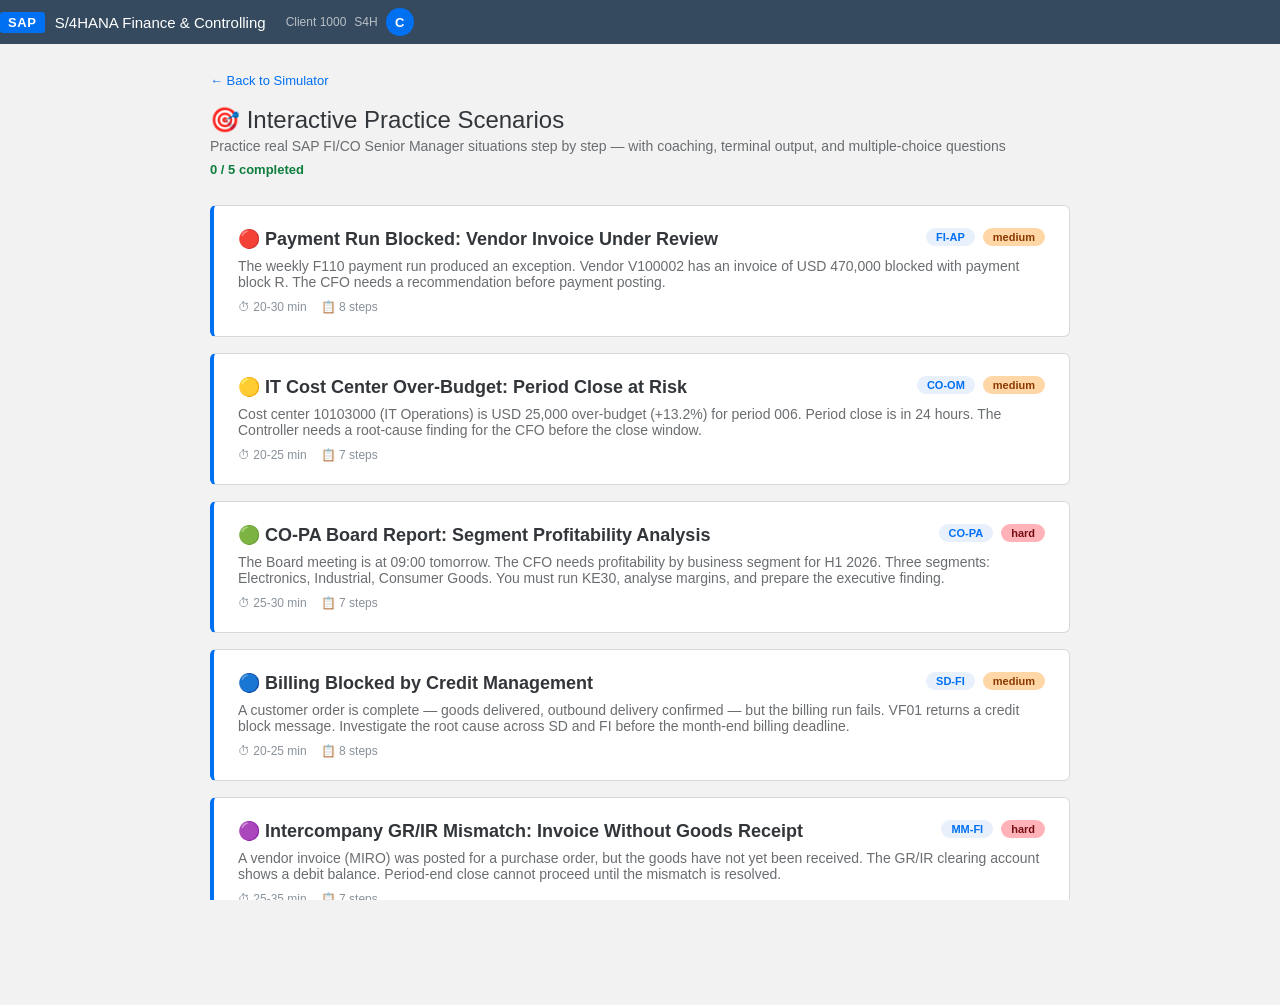
<file: frontend/pages/scenarios.html>
<!DOCTYPE html>
<html lang="en">
<head>
    <meta charset="UTF-8">
    <meta name="viewport" content="width=device-width, initial-scale=1.0">
    <title>Practice Scenarios – SAP SkillBridge</title>
    <link rel="stylesheet" href="../css/fiori.css?v=6.0">
    <style>
        /* ── Page layout ─────────────────────────────────── */
        body { overflow: auto; background: #f2f2f2; }

        .scenarios-shell {
            min-height: 100vh;
            padding-top: 44px;
            padding-bottom: 32px;
        }

        .scenarios-container {
            max-width: 900px;
            margin: 0 auto;
            padding: 28px 20px;
        }

        .page-header { margin-bottom: 28px; }
        .page-header h1 { font-size: 24px; font-weight: 400; color: #32363a; margin-bottom: 4px; }
        .page-header p  { font-size: 14px; color: #6a6d70; }

        /* ── Scenario card ───────────────────────────────── */
        .scenario-card {
            background: #fff;
            border-radius: 6px;
            padding: 22px 24px;
            margin-bottom: 16px;
            border: 1px solid #d9d9d9;
            border-left: 4px solid #0070f2;
            cursor: pointer;
            transition: box-shadow 0.15s, transform 0.12s;
        }
        .scenario-card:hover {
            box-shadow: 0 4px 18px rgba(0,0,0,0.10);
            transform: translateY(-2px);
        }
        .scenario-card.completed { border-left-color: #107e3e; }

        .scenario-header-row {
            display: flex;
            justify-content: space-between;
            align-items: flex-start;
            margin-bottom: 8px;
        }

        .scenario-card-title { font-size: 18px; font-weight: 600; color: #32363a; }
        .scenario-card-desc  { color: #6a6d70; font-size: 14px; margin-bottom: 10px; }

        .scenario-meta { display: flex; gap: 14px; align-items: center; font-size: 12px; color: #89919a; }

        .badge {
            display: inline-block;
            padding: 3px 10px;
            border-radius: 10px;
            font-size: 11px;
            font-weight: 700;
        }
        .badge-easy   { background: #d0e2ff; color: #0043ce; }
        .badge-medium { background: #ffd6a5; color: #8a3800; }
        .badge-hard   { background: #ffb3b8; color: #750e13; }
        .badge-module { background: #e8f0fb; color: #0070f2; }

        /* ── Modal overlay ───────────────────────────────── */
        .scenario-modal {
            display: none;
            position: fixed;
            inset: 0;
            background: rgba(0,0,0,0.72);
            z-index: 2000;
            overflow-y: auto;
            padding: 20px;
        }
        .scenario-modal.active {
            display: flex;
            align-items: flex-start;
            justify-content: center;
        }

        .modal-content {
            background: #fff;
            border-radius: 8px;
            width: 100%;
            max-width: 820px;
            margin: auto;
            overflow: hidden;
        }

        .modal-header {
            background: #0070f2;
            color: #fff;
            padding: 20px 28px;
        }
        .modal-header h2 { font-size: 18px; font-weight: 600; }
        .modal-header .step-counter { font-size: 13px; opacity: 0.85; margin-top: 2px; }

        .modal-body { padding: 24px 28px; }

        /* ── Step types ──────────────────────────────────── */
        .situation-box {
            background: #fff4e5;
            border-left: 4px solid #f1c21b;
            padding: 16px 18px;
            border-radius: 4px;
            margin-bottom: 16px;
        }
        .situation-box h3 { font-size: 15px; font-weight: 700; margin-bottom: 10px; }
        .situation-row { font-size: 13px; margin-bottom: 4px; }
        .situation-row strong { color: #32363a; }

        .symptoms-box {
            background: #ffe6e6;
            border-left: 4px solid #da1e28;
            padding: 16px 18px;
            border-radius: 4px;
            margin-bottom: 16px;
        }
        .symptoms-box h3 { font-size: 14px; font-weight: 700; margin-bottom: 8px; }
        .symptoms-box ul { padding-left: 18px; font-size: 13px; }
        .symptoms-box li { margin-bottom: 4px; }

        /* SAP terminal output */
        .sap-terminal {
            background: #23303e;
            color: #c8e6ff;
            padding: 16px 18px;
            border-radius: 4px;
            font-family: "Courier New", monospace;
            font-size: 12.5px;
            line-height: 1.7;
            margin: 14px 0;
            overflow-x: auto;
            white-space: pre;
        }
        .sap-terminal .t-header { color: #64b5f6; font-weight: 700; }
        .sap-terminal .t-ok     { color: #7dd87d; }
        .sap-terminal .t-warn   { color: #f6c76e; }
        .sap-terminal .t-err    { color: #f8a0a0; }
        .sap-terminal .t-cmd    { color: #fff; font-weight: 700; }

        .analysis-box {
            background: #f0faf4;
            border-left: 4px solid #107e3e;
            padding: 14px 18px;
            border-radius: 4px;
            font-size: 13px;
            color: #0a4020;
            margin-top: 12px;
        }
        .analysis-box h3 { font-weight: 700; margin-bottom: 6px; }

        /* Question */
        .question-box {
            background: #e8f0fb;
            border-left: 4px solid #0070f2;
            padding: 18px;
            border-radius: 4px;
            margin-bottom: 18px;
        }
        .question-box h3 { font-size: 15px; font-weight: 700; color: #0a3d7a; }

        .option-btn {
            display: block;
            width: 100%;
            background: #fff;
            border: 2px solid #d9d9d9;
            padding: 14px 18px;
            border-radius: 6px;
            text-align: left;
            cursor: pointer;
            font-size: 14px;
            color: #32363a;
            margin-bottom: 10px;
            transition: border-color 0.15s, background 0.15s;
        }
        .option-btn:hover:not(:disabled) { border-color: #0070f2; background: #f5f9ff; }
        .option-btn.correct  { border-color: #107e3e; background: #f0faf4; }
        .option-btn.incorrect{ border-color: #da1e28; background: #ffe6e6; }
        .option-btn:disabled { cursor: default; }

        .feedback-box {
            padding: 16px 18px;
            border-radius: 6px;
            margin-top: 4px;
            font-size: 13px;
            white-space: pre-line;
            display: none;
        }
        .feedback-box.show { display: block; }
        .feedback-box.correct   { background: #f0faf4; border-left: 4px solid #107e3e; color: #0a4020; }
        .feedback-box.incorrect { background: #ffe6e6; border-left: 4px solid #da1e28; color: #5a0000; }

        /* Action step */
        .action-steps { margin-top: 14px; }
        .action-step-group { margin-bottom: 14px; }
        .action-step-group h4 { font-size: 13px; font-weight: 700; color: #354a5e; margin-bottom: 6px; }
        .action-step-group ul { padding-left: 18px; font-size: 13px; color: #32363a; }
        .action-step-group li { margin-bottom: 4px; }

        /* Completion */
        .completion-header {
            text-align: center;
            padding: 28px 0 18px;
        }
        .completion-header .trophy { font-size: 52px; margin-bottom: 12px; }
        .completion-header h2 { font-size: 22px; font-weight: 700; color: #107e3e; }
        .completion-header p  { color: #6a6d70; font-size: 14px; }

        .score-grid {
            display: grid;
            grid-template-columns: 1fr 1fr;
            gap: 10px;
            margin: 18px 0;
        }
        .score-item {
            background: #f0faf4;
            border: 1px solid #a3d9b4;
            border-radius: 6px;
            padding: 12px 16px;
            text-align: center;
        }
        .score-item .score-label { font-size: 11px; color: #6a6d70; text-transform: uppercase; letter-spacing: 0.05em; }
        .score-item .score-value { font-size: 18px; font-weight: 700; color: #107e3e; margin-top: 2px; }

        .lessons-list { padding-left: 0; list-style: none; }
        .lessons-list li {
            font-size: 13px;
            padding: 5px 0;
            border-bottom: 1px solid #f0f0f0;
            color: #32363a;
        }

        /* Modal footer */
        .modal-footer {
            padding: 16px 28px 20px;
            display: flex;
            gap: 12px;
            align-items: center;
        }

        .btn-primary {
            background: #0070f2;
            color: #fff;
            border: none;
            padding: 12px 28px;
            border-radius: 4px;
            font-size: 14px;
            font-weight: 700;
            cursor: pointer;
            transition: background 0.12s;
        }
        .btn-primary:hover { background: #0057c2; }
        .btn-primary:disabled { background: #89919a; cursor: default; }

        .btn-secondary {
            background: #fff;
            color: #32363a;
            border: 1px solid #d9d9d9;
            padding: 11px 20px;
            border-radius: 4px;
            font-size: 14px;
            cursor: pointer;
        }
        .btn-secondary:hover { background: #f4f4f4; }

        .step-progress {
            font-size: 12px;
            color: #89919a;
            margin-left: auto;
        }

        /* Progress bar */
        .progress-bar-wrap {
            height: 4px;
            background: #e5e5e5;
        }
        .progress-bar-fill {
            height: 4px;
            background: #0070f2;
            transition: width 0.3s;
        }

        /* nav link back to simulator */
        .back-link {
            display: inline-flex;
            align-items: center;
            gap: 6px;
            font-size: 13px;
            color: #0070f2;
            text-decoration: none;
            margin-bottom: 18px;
        }
        .back-link:hover { text-decoration: underline; }
    </style>
</head>
<body class="fiori-body scenarios-shell">

    <!-- Shell bar -->
    <header class="fiori-shell-bar">
        <div class="shell-left">
            <span class="shell-logo">SAP</span>
            <span class="shell-app-title">S/4HANA Finance &amp; Controlling</span>
        </div>
        <div class="shell-right">
            <span class="shell-meta">Client 1000</span>
            <span class="shell-meta">S4H</span>
            <div class="shell-user-avatar">C</div>
        </div>
    </header>

    <div class="scenarios-container">
        <a href="index.html" class="back-link">&#8592; Back to Simulator</a>

        <div class="page-header">
            <h1>🎯 Interactive Practice Scenarios</h1>
            <p>Practice real SAP FI/CO Senior Manager situations step by step — with coaching, terminal output, and multiple-choice questions</p>
            <p style="margin-top:8px;font-size:13px;color:#107e3e;font-weight:600;" id="completionCounter">0 / 5 completed</p>
        </div>

        <div id="scenariosList"></div>
    </div>

    <!-- Modal -->
    <div id="scenarioModal" class="scenario-modal">
        <div class="modal-content">
            <div class="progress-bar-wrap">
                <div class="progress-bar-fill" id="progressBar" style="width:0%"></div>
            </div>
            <div class="modal-header">
                <h2 id="modalTitle">Loading…</h2>
                <div class="step-counter" id="stepCounter"></div>
            </div>
            <div class="modal-body" id="modalBody"></div>
            <div class="modal-footer" id="modalFooter">
                <button class="btn-primary" id="continueBtn" disabled>Continue →</button>
                <button class="btn-secondary" id="exitBtn">Exit</button>
                <span class="step-progress" id="stepProgress"></span>
            </div>
        </div>
    </div>

    <script>
    // ── SAP FI/CO Scenarios ──────────────────────────────────────────────────
    const scenarios = [
        {
            id: 1,
            title: "🔴 Payment Run Blocked: Vendor Invoice Under Review",
            module: "FI-AP",
            difficulty: "medium",
            description: "The weekly F110 payment run produced an exception. Vendor V100002 has an invoice of USD 470,000 blocked with payment block R. The CFO needs a recommendation before payment posting.",
            duration: "20-30 min",
            steps: [
                {
                    type: "situation",
                    title: "Business Context",
                    content: {
                        time: "08:45 AM – Monday morning",
                        alert: "F110 payment run completed with 1 exception",
                        runId: "RUN-A (2026-07-05)",
                        impact: "USD 470,000 vendor payment on hold",
                        pressure: "CFO asks: release or hold? Decision needed before 10:00 AM",
                        risk: "Releasing without review = governance violation"
                    },
                    symptoms: [
                        "F110 proposal created successfully",
                        "Payment posting NOT yet executed",
                        "Document 1900012351 flagged with payment block R",
                        "Vendor V100002 (Global Component Supply) affected"
                    ]
                },
                {
                    type: "question",
                    question: "What is the FIRST transaction you run to investigate this payment run exception?",
                    options: [
                        { id: "A", text: "FB03 – Display the blocked document directly to see the invoice", correct: false,
                          feedback: "❌ Not wrong, but suboptimal. You don't yet have the document number confirmed from the run. Start with F110 to get the full picture of the proposal." },
                        { id: "B", text: "F110 – Review the payment run proposal status and exception list", correct: true,
                          feedback: "✅ CORRECT. F110 is the starting point. It shows you the full proposal: which documents are included, which are proposed for payment, and which have exceptions requiring manual review. This is how Senior FI Managers operate." },
                        { id: "C", text: "FBL1N – Check all open vendor items immediately", correct: false,
                          feedback: "❌ FBL1N is the right second step, but not the first. Start with F110 to understand the payment run context before drilling into vendor line items." },
                        { id: "D", text: "Call the vendor to confirm the invoice is correct", correct: false,
                          feedback: "❌ That is a business action, not a system investigation. Always investigate in SAP first, then make a business call." }
                    ]
                },
                {
                    type: "result",
                    title: "F110 – Payment Run Proposal",
                    content: "You open F110 with Run Date 2026-07-05 / Identification RUN-A. The proposal screen shows:",
                    terminalLines: [
                        { cls: "t-header", text: "Automatic Payment Transactions – Run RUN-A (2026-07-05)" },
                        { cls: "",         text: "Company Code: 1000  |  Payment Date: 2026-07-05  |  Status: Proposal Created" },
                        { cls: "",         text: "─────────────────────────────────────────────────────────────────────" },
                        { cls: "t-header", text: "Payment Proposal – Document List" },
                        { cls: "",         text: "" },
                        { cls: "t-ok",    text: "Vendor   Document      Invoice Ref.      Net Due      Amount (USD)    Block" },
                        { cls: "t-ok",    text: "V100001  1900012346    SUPP-INV-8876     2026-07-28   145,000.00      [OK]" },
                        { cls: "t-warn",  text: "V100002  1900012351    GLOB-INV-44518    2026-08-19   470,000.00      [!] R" },
                        { cls: "",         text: "" },
                        { cls: "t-warn",  text: "Exceptions: 1 document with payment block R" },
                        { cls: "t-err",   text: "Payment posting NOT executed — manual review required (Message: ZP 047)" }
                    ],
                    analysis: "The proposal is clear: document 1900012351 for vendor V100002 has payment block R. Block R means 'manual release required'. USD 145K can be paid. USD 470K is on hold. Your next step is to investigate the blocked document."
                },
                {
                    type: "question",
                    question: "You confirmed the exception. Which transaction do you use NEXT to see all open items for vendor V100002?",
                    options: [
                        { id: "A", text: "FK03 – Display vendor master data", correct: false,
                          feedback: "❌ FK03 shows vendor master (address, bank, payment terms). Useful later, but not for seeing the open invoice details." },
                        { id: "B", text: "FBL1N – Vendor line items report", correct: true,
                          feedback: "✅ CORRECT. FBL1N is the standard AP transaction for reviewing vendor open items. It shows every open invoice, due date, amount, payment terms, and most importantly — any payment blocks. This is the tool you use before every payment run." },
                        { id: "C", text: "FB60 – Enter incoming invoice", correct: false,
                          feedback: "❌ FB60 creates a new vendor invoice. You need to display existing ones, not create a new one." },
                        { id: "D", text: "F-53 – Post outgoing payment", correct: false,
                          feedback: "❌ F-53 posts a manual payment. You must investigate BEFORE posting anything — especially with a governance block in place." }
                    ]
                },
                {
                    type: "result",
                    title: "FBL1N – Vendor V100002 Open Items",
                    content: "You run FBL1N for vendor V100002, company code 1000, open items as of 2026-07-05:",
                    terminalLines: [
                        { cls: "t-header", text: "Vendor Line Items – V100002 (Global Component Supply)" },
                        { cls: "",         text: "Company Code: 1000  |  Key Date: 2026-07-05  |  Open Items Only" },
                        { cls: "",         text: "─────────────────────────────────────────────────────────────────────" },
                        { cls: "",         text: "Document    Date        Invoice Ref.      Terms   Net Due      Amount (USD)    Pymt Block" },
                        { cls: "t-ok",    text: "1900012350  2026-06-10  GLOB-INV-44512    0002    2026-08-09   420,000.00      —" },
                        { cls: "t-warn",  text: "1900012351  2026-06-20  GLOB-INV-44518    0002    2026-08-19   470,000.00      R" },
                        { cls: "",         text: "─────────────────────────────────────────────────────────────────────" },
                        { cls: "",         text: "Total open balance: 890,000.00 USD   Open items: 2" },
                        { cls: "t-warn",  text: "[!] Payment block R on document 1900012351 — manual release required" }
                    ],
                    analysis: "Document 1900012350 (USD 420K) is clean — no block, due 2026-08-09. Document 1900012351 (USD 470K) has payment block R. You need to display this document in FB03 to understand what it contains before making a release recommendation."
                },
                {
                    type: "action",
                    title: "Displaying FI Document 1900012351 in FB03",
                    content: "You run FB03, enter document 1900012351, company code 1000, fiscal year 2026:",
                    commands: [
                        "Transaction: FB03",
                        "Document Number: 1900012351",
                        "Company Code:    1000",
                        "Fiscal Year:     2026",
                        "",
                        "Document Header:",
                        "  Type: KR (Vendor Invoice)   Date: 2026-06-20",
                        "  Reference: GLOB-INV-44518   Currency: USD",
                        "",
                        "Line Items:",
                        "001  300000  AP Global Component Supply        CR  470,000.00",
                        "002  130000  Raw Materials Inventory           DR  470,000.00",
                        "",
                        "Goods Receipt: 5000012360  Quantity: 470 units",
                        "PO Reference:  4500099887  Item 010",
                        "GR/IR Status:  MATCHED – GR and IR quantities agree"
                    ],
                    stepGroups: [
                        {
                            title: "What you found:",
                            actions: [
                                "✅ Document is a legitimate vendor invoice (type KR)",
                                "✅ Matched to a confirmed Goods Receipt (5000012360)",
                                "✅ PO reference is valid (4500099887)",
                                "✅ GR/IR quantities match — no discrepancy",
                                "⚠ Payment block R was placed manually (reason not documented in the system)"
                            ]
                        },
                        {
                            title: "Your recommendation to the CFO:",
                            actions: [
                                "Invoice is legitimate and goods have been received",
                                "Block R appears to be a precautionary hold — no system error found",
                                "Recommend: release payment block R with documented management approval",
                                "Document the release decision in the incident log before executing F110 posting"
                            ]
                        }
                    ]
                },
                {
                    type: "question",
                    question: "The CFO approves the release. What is the correct next action?",
                    options: [
                        { id: "A", text: "Run F110 payment posting immediately — the CFO approved verbally", correct: false,
                          feedback: "❌ Verbal approval is not sufficient for a USD 470K payment release in a governed environment. You need written documentation (email, approval workflow, or system note) before executing the posting." },
                        { id: "B", text: "Document the CFO approval in writing, remove the payment block in FBL1N, then re-run the F110 proposal and execute posting", correct: true,
                          feedback: "✅ CORRECT. This is the governance-compliant sequence:\n1. Document approval (email / workflow)\n2. Remove block R via FBL1N or FB02\n3. Re-run F110 proposal to confirm exception is cleared\n4. Execute payment posting\nThis protects you, the CFO, and the company in any audit." },
                        { id: "C", text: "Create a new manual payment with F-53 to bypass the blocked document", correct: false,
                          feedback: "❌ Never create duplicate payments to bypass a block. This creates a reconciliation nightmare and is a serious audit finding." },
                        { id: "D", text: "Cancel the payment run and ask the AP team to handle it next week", correct: false,
                          feedback: "❌ The vendor invoice is approaching due date and you have CFO approval. Deferring without reason is not professional and risks late payment fees." }
                    ]
                },
                {
                    type: "completion",
                    title: "Scenario Complete!",
                    summary: "You resolved the F110 payment run exception following SAP FI governance best practices.",
                    score: {
                        investigation: "Systematic",
                        governance: "Compliant",
                        communication: "Executive-level",
                        resolution: "Correct"
                    },
                    lessonsLearned: [
                        "✅ F110 is the starting point for all AP payment run investigations",
                        "✅ FBL1N reveals vendor open items and payment blocks in detail",
                        "✅ FB03 lets you trace a document to its source (PO, GR, IR)",
                        "✅ Payment block R always requires documented approval before release",
                        "✅ Never post payments without written governance trail",
                        "✅ The investigation chain is always: F110 → FBL1N → FB03"
                    ]
                }
            ]
        },

        // ── SCENARIO 2 ──────────────────────────────────────────────────────
        {
            id: 2,
            title: "🟡 IT Cost Center Over-Budget: Period Close at Risk",
            module: "CO-OM",
            difficulty: "medium",
            description: "Cost center 10103000 (IT Operations) is USD 25,000 over-budget (+13.2%) for period 006. Period close is in 24 hours. The Controller needs a root-cause finding for the CFO before the close window.",
            duration: "20-25 min",
            steps: [
                {
                    type: "situation",
                    title: "Business Context",
                    content: {
                        time: "2:00 PM – June 30 (last day of period 006)",
                        alert: "Period-close checklist: cost center 10103000 has unresolved variance",
                        costCenter: "10103000 – IT Operations (Manager: Mark Torres)",
                        variance: "Actual USD 215,000 vs Plan USD 190,000 (+USD 25,000 / +13.2%)",
                        pressure: "Controller: 'Cannot close period without this explained. CFO briefing in 2 hours'",
                        risk: "Unexplained variance will be flagged in external audit"
                    },
                    symptoms: [
                        "KSB1 shows cost center variance for period 006",
                        "G/L account 820000 (IT Infrastructure and Software) over-budget",
                        "No budget supplement has been approved",
                        "Responsible manager has not yet provided explanation"
                    ]
                },
                {
                    type: "question",
                    question: "Which SAP transaction gives you the actual vs plan cost breakdown for cost center 10103000?",
                    options: [
                        { id: "A", text: "FS10N – G/L Account Balance Display", correct: false,
                          feedback: "❌ FS10N shows G/L account totals at company code level. Useful for cross-checking later, but it doesn't show cost center-level plan vs actual." },
                        { id: "B", text: "KSB1 – Cost Centers: Actual Line Items", correct: true,
                          feedback: "✅ CORRECT. KSB1 is the primary CO transaction for cost center actual analysis. It shows every individual cost posting per cost center, per period, by G/L account — with plan vs actual comparison. This is what every CO consultant and Finance Manager uses for variance investigation." },
                        { id: "C", text: "FB03 – Display FI Document", correct: false,
                          feedback: "❌ FB03 shows individual accounting documents. You need the CO aggregate view first (KSB1), then you drill into FB03 to find the source document causing the variance." },
                        { id: "D", text: "KE30 – CO-PA Profitability Report", correct: false,
                          feedback: "❌ KE30 is for profit center / segment profitability analysis. For cost center variance, KSB1 is the correct tool." }
                    ]
                },
                {
                    type: "result",
                    title: "KSB1 – Cost Center 10103000 Actuals vs Plan",
                    content: "You run KSB1 for controlling area 1000, cost center 10103000, fiscal year 2026, periods 001–006:",
                    terminalLines: [
                        { cls: "t-header", text: "Cost Centers: Actual Line Items – KSB1" },
                        { cls: "",         text: "Controlling Area: 1000  |  Cost Center: 10103000 (IT Operations)" },
                        { cls: "",         text: "Fiscal Year: 2026  |  Periods: 001 – 006" },
                        { cls: "",         text: "─────────────────────────────────────────────────────────────────────" },
                        { cls: "t-header", text: "Prd  G/L     Description                       Plan        Actual      Variance   %" },
                        { cls: "t-ok",    text: "001  820000  IT Infrastructure & Software    32,000.00   31,200.00    -800.00   -2.5%" },
                        { cls: "t-ok",    text: "002  820000  IT Infrastructure & Software    32,000.00   31,800.00    -200.00   -0.6%" },
                        { cls: "t-ok",    text: "003  820000  IT Infrastructure & Software    32,000.00   32,100.00    +100.00   +0.3%" },
                        { cls: "t-ok",    text: "004  820000  IT Infrastructure & Software    32,000.00   31,900.00    -100.00   -0.3%" },
                        { cls: "t-ok",    text: "005  820000  IT Infrastructure & Software    30,000.00   29,000.00  -1,000.00   -3.3%" },
                        { cls: "t-warn",  text: "006  820000  IT Infrastructure & Software    30,000.00   59,000.00  +29,000.00  +96.7%" },
                        { cls: "",         text: "─────────────────────────────────────────────────────────────────────" },
                        { cls: "t-warn",  text: "YTD  820000  IT Infrastructure & Software   188,000.00  215,000.00  +27,000.00  +14.4%" },
                        { cls: "t-err",   text: "[!] Period 006 variance significantly above tolerance threshold" }
                    ],
                    analysis: "Period 006 is the anomaly. Account 820000 was USD 30K planned but USD 59K actual — nearly double. Periods 001–005 were all within tolerance. This is a one-time spike in period 006, not a systematic over-budget. You need to find the specific FI document(s) posted in period 006 that caused this USD 29K spike."
                },
                {
                    type: "question",
                    question: "You identified a USD 29,000 spike on G/L 820000 in period 006. What is your next step?",
                    options: [
                        { id: "A", text: "Email Mark Torres (cost center manager) asking for an explanation and wait for his reply", correct: false,
                          feedback: "❌ You have 2 hours before the CFO briefing. Waiting for email is too slow. Investigate in SAP first — find the document, understand it, then contact the manager with facts." },
                        { id: "B", text: "Drill down in KSB1 to see the individual posting documents, then open the largest one in FB03", correct: true,
                          feedback: "✅ CORRECT. KSB1 is drillable — you can click any line to see the underlying FI/CO documents. Find the document(s) causing the USD 29K spike, open in FB03 for full details (what was posted, by whom, on what date, with what reference). This gives you the fact-based answer for the CFO." },
                        { id: "C", text: "Reverse the posting in period 006 before close to eliminate the variance", correct: false,
                          feedback: "❌ Never reverse postings without understanding what they are. The posting might be legitimate — a real IT cost that just wasn't planned. Reversing without investigation and approval would be a serious accounting error." },
                        { id: "D", text: "Adjust the plan figure to match actuals so the variance disappears", correct: false,
                          feedback: "❌ Adjusting plan to match actuals after the fact (retroactive budget adjustment) without proper approval is a governance violation. This is exactly what external auditors look for." }
                    ]
                },
                {
                    type: "action",
                    title: "Drilldown: Finding the Source Document in FB03",
                    content: "You drill into the KSB1 period 006 line and find two documents. You open the largest in FB03:",
                    commands: [
                        "KSB1 Drilldown – Period 006 – G/L 820000 – Cost Center 10103000:",
                        "",
                        "Document     Date        Amount (USD)   Description",
                        "1900015088   2026-06-28  29,000.00      SAP Security Audit – Emergency Patch License",
                        "1900015089   2026-06-29     100.00      Monthly SaaS subscription – monitoring tool",
                        "",
                        "─── FB03: Document 1900015088 ───────────────────────────────────",
                        "Type: SA (G/L Account Posting)   Date: 2026-06-28",
                        "Reference: VENDOR-INV-SEC-2026   Text: Emergency SAP security license",
                        "Posted by: TORRESM              At: 17:42:03",
                        "",
                        "001  820000  IT Infrastructure – Security License   DR  29,000.00",
                        "001  300000  AP – CyberShield Software Ltd.         CR  29,000.00",
                        "",
                        "PO Reference: 4500099950 (Emergency PO – approved by CTO J.Harper 2026-06-27)",
                        "Note: Emergency purchase following SAP security advisory SEC-2026-0047"
                    ],
                    stepGroups: [
                        {
                            title: "Root Cause Found:",
                            actions: [
                                "✅ An emergency SAP security patch license was purchased on 2026-06-28",
                                "✅ Cost: USD 29,000 — not in the period 006 IT budget",
                                "✅ Was approved by CTO (J. Harper) via emergency PO 4500099950",
                                "✅ Triggered by SAP security advisory SEC-2026-0047",
                                "✅ This is a legitimate, approved spend — not an error"
                            ]
                        },
                        {
                            title: "Your recommendation for the CFO:",
                            actions: [
                                "Variance is fully explained: emergency security license, CTO-approved",
                                "Recommend: accept variance as-is, period close can proceed",
                                "Document: attach PO 4500099950 and CTO approval email to period-close checklist",
                                "Future: update IT budget planning process to include emergency reserve"
                            ]
                        }
                    ]
                },
                {
                    type: "question",
                    question: "The variance is explained and the CFO accepts it. What do you do before closing the period?",
                    options: [
                        { id: "A", text: "Nothing — the CFO accepted it verbally, period can close", correct: false,
                          feedback: "❌ Verbal acceptance is not sufficient for audit purposes. You need a documented trail that the variance was reviewed, explained, and approved before period close." },
                        { id: "B", text: "Update the period-close checklist with the explanation and attach the supporting PO and CTO approval, then proceed to close", correct: true,
                          feedback: "✅ CORRECT. Period-end close requires a complete audit trail. The variance explanation (emergency security license, CTO approval, PO 4500099950) must be documented in your close checklist or system notes. This protects the company in any internal or external audit." },
                        { id: "C", text: "Ask the accounting team to create a budget supplement before close", correct: false,
                          feedback: "❌ A budget supplement requires a proper approval workflow and takes time. With 24h to close and CFO acceptance, documenting the explanation and proceeding is the correct action." },
                        { id: "D", text: "Carry the variance forward to period 007 using a journal entry", correct: false,
                          feedback: "❌ Cost was incurred in period 006 and should be recognized in period 006. Carrying it forward would misstate period results — a matching principle violation." }
                    ]
                },
                {
                    type: "completion",
                    title: "Scenario Complete!",
                    summary: "You performed a professional CO variance analysis and prepared a CFO-ready root cause finding in under 30 minutes.",
                    score: {
                        investigation: "Thorough",
                        governance: "Compliant",
                        communication: "CFO-ready",
                        resolution: "Correct"
                    },
                    lessonsLearned: [
                        "✅ KSB1 is the go-to transaction for cost center actual vs plan analysis",
                        "✅ Always drilldown to the source document before drawing conclusions",
                        "✅ FB03 lets you trace any cost posting back to its business origin",
                        "✅ A spike in one period (not systematic) points to a one-time event",
                        "✅ Legitimate variances still require documented explanations for audit",
                        "✅ Period-close checklist must include variance explanations with supporting documents"
                    ]
                }
            ]
        },

        // ── SCENARIO 3 ──────────────────────────────────────────────────────
        {
            id: 3,
            title: "🟢 CO-PA Board Report: Segment Profitability Analysis",
            module: "CO-PA",
            difficulty: "hard",
            description: "The Board meeting is at 09:00 tomorrow. The CFO needs profitability by business segment for H1 2026. Three segments: Electronics, Industrial, Consumer Goods. You must run KE30, analyse margins, and prepare the executive finding.",
            duration: "25-30 min",
            steps: [
                {
                    type: "situation",
                    title: "Business Context",
                    content: {
                        time: "4:00 PM – Day before Board meeting",
                        request: "CFO: 'I need the H1 2026 segment P&L for the Board deck. Electronics margin looks soft — confirm.'",
                        operatingConcern: "1000 – North America",
                        segments: "PC-ELEC-NA, PC-IND-NA, PC-CONS-NA",
                        pressure: "Board presentation at 09:00. Slides need sign-off by 07:30.",
                        risk: "If margin analysis is wrong, CFO presents incorrect data to Board"
                    },
                    symptoms: [
                        "Standard Board report not refreshed for H1 2026",
                        "CFO suspects Electronics margin compression",
                        "No current CO-PA extract available",
                        "You need to run the report, analyse, and translate to executive language"
                    ]
                },
                {
                    type: "question",
                    question: "Which SAP transaction runs a CO-PA profitability report by segment?",
                    options: [
                        { id: "A", text: "S_ALR_87013611 – Cost Centers: Actual/Plan/Variance", correct: false,
                          feedback: "❌ This is a cost center report (CO-OM). Profitability analysis by segment belongs to CO-PA, not CO-OM." },
                        { id: "B", text: "KE30 – Execute CO-PA Profitability Report", correct: true,
                          feedback: "✅ CORRECT. KE30 is the core CO-PA transaction for executing profitability reports. You select the operating concern, report variant, and period — and it returns revenue, COGS, gross profit, OpEx, and EBIT by segment. This is what CFOs and Board members see in financial reviews." },
                        { id: "C", text: "FS10N – G/L Account Balance Display", correct: false,
                          feedback: "❌ FS10N shows G/L totals at company code level. It doesn't break down profitability by business segment." },
                        { id: "D", text: "KSB1 – Cost Center Actual Line Items", correct: false,
                          feedback: "❌ KSB1 is for cost center cost analysis (CO-OM). Segment profitability across revenue, COGS, and OpEx requires CO-PA — transaction KE30." }
                    ]
                },
                {
                    type: "result",
                    title: "KE30 – CO-PA Segment Profitability H1 2026",
                    content: "You run KE30 with operating concern 1000, report COPA-01-SEGMENT, fiscal year 2026, periods 001–006:",
                    terminalLines: [
                        { cls: "t-header", text: "CO-PA Profitability Report – COPA-01-SEGMENT" },
                        { cls: "",         text: "Operating Concern: 1000  |  FY: 2026  |  Periods: 001–006 (H1)" },
                        { cls: "",         text: "─────────────────────────────────────────────────────────────────────" },
                        { cls: "t-header", text: "Profit Center    Segment                Revenue      COGS         EBIT        Margin%" },
                        { cls: "",         text: "PC-ELEC-NA       Electronics – NA       4,850,000    3,802,000    1,048,000    21.6%" },
                        { cls: "t-warn",  text: "PC-IND-NA        Industrial – NA        2,130,000    1,770,000      360,000    16.9%" },
                        { cls: "",         text: "PC-CONS-NA       Consumer Goods – NA    1,760,000    1,400,000      360,000    20.5%" },
                        { cls: "",         text: "─────────────────────────────────────────────────────────────────────" },
                        { cls: "t-header", text: "TOTAL            North America          8,740,000    6,972,000    1,768,000    20.2%" },
                        { cls: "",         text: "" },
                        { cls: "t-ok",    text: "[OK] Report executed successfully. Data as of 2026-07-05 10:32." }
                    ],
                    analysis: "The data is clear. Electronics has the highest revenue (USD 4.85M) and a solid 21.6% EBIT margin — the CFO's concern about 'margin compression' needs context. Industrial has the lowest margin at 16.9%. Consumer Goods is in the middle at 20.5%. Total group EBIT margin is 20.2%."
                },
                {
                    type: "question",
                    question: "The CFO said 'Electronics margin looks soft'. Looking at the data, what is your assessment?",
                    options: [
                        { id: "A", text: "The CFO is correct — 21.6% is below the company average and needs urgent action", correct: false,
                          feedback: "❌ Electronics at 21.6% is ABOVE the group average of 20.2%. It is the highest-margin segment, not the lowest. Always verify the data before agreeing with a perception." },
                        { id: "B", text: "Electronics at 21.6% is actually the strongest margin segment and above the group average. The softer-looking segment is Industrial at 16.9%.", correct: true,
                          feedback: "✅ CORRECT. This is exactly the kind of insight a Principal Consultant brings to a CFO. The data contradicts the assumption. Electronics is the margin leader. Industrial (16.9%) is the segment that warrants attention. A good Board presentation corrects misconceptions with data — it doesn't confirm them." },
                        { id: "C", text: "All three segments have the same margin so there is no issue to flag", correct: false,
                          feedback: "❌ The margins are clearly different: 21.6%, 16.9%, 20.5%. They are not the same. Always read the numbers carefully." },
                        { id: "D", text: "You cannot assess this without also seeing the prior year comparison", correct: false,
                          feedback: "❌ Prior year comparison adds context, but you can already make a clear H1 2026 assessment from the current data. Start with what you have. The CFO needs an answer now, not 'I need more data'." }
                    ]
                },
                {
                    type: "action",
                    title: "Preparing the Executive Finding for the CFO",
                    content: "Based on the KE30 analysis, you prepare the Board-ready summary:",
                    commands: [
                        "SAP SkillBridge – CO-PA Executive Finding Template",
                        "─────────────────────────────────────────────────",
                        "Prepared by: CONSULTANT01   Date: 2026-07-05",
                        "Source: KE30 / COPA-01-SEGMENT / H1 2026",
                        "",
                        "KEY FINDING:",
                        "  Electronics (PC-ELEC-NA) is NOT margin-soft.",
                        "  It is the margin LEADER at 21.6% — above group average.",
                        "",
                        "SEGMENT RANKING (EBIT Margin):",
                        "  1. Electronics    21.6%   ← CFO concern unfounded",
                        "  2. Consumer Goods 20.5%   ← In line with group",
                        "  3. Industrial     16.9%   ← This is the segment to watch",
                        "",
                        "RECOMMENDATION FOR BOARD:",
                        "  • Electronics: strong — maintain investment",
                        "  • Consumer Goods: stable — no immediate action",
                        "  • Industrial: margin below group — recommend cost structure review",
                        "    (Next step: KSB1 drill-down on Industrial cost centers)",
                        "",
                        "CROSS-CHECK (FS10N):",
                        "  G/L 600000 (Revenue) balance: USD 8,740,000 — matches KE30 total ✅"
                    ],
                    stepGroups: [
                        {
                            title: "How to present this to the CFO:",
                            actions: [
                                "Lead with the data: 'The concern about Electronics is not confirmed by the data'",
                                "Present the ranking clearly: Electronics leads, Industrial is the watch item",
                                "Give a recommendation, not just data: 'I recommend a KSB1 cost review for Industrial'",
                                "Confirm data integrity: cross-checked against FS10N G/L balance"
                            ]
                        }
                    ]
                },
                {
                    type: "question",
                    question: "The CFO asks: 'How do I know the KE30 numbers are accurate?' What is your response?",
                    options: [
                        { id: "A", text: "Tell the CFO to trust SAP — the system is always correct", correct: false,
                          feedback: "❌ 'Trust the system' is never acceptable as an audit response. You must be able to explain how you validated the data." },
                        { id: "B", text: "Run FS10N to cross-check the revenue G/L account balance against the KE30 total, confirming they match", correct: true,
                          feedback: "✅ CORRECT. This is what Senior Finance professionals do: triangulate. KE30 shows segment revenue of USD 8,740,000. FS10N on G/L 600000 (Revenue) shows the same total at company code level. If they match, the CO-PA data has been correctly posted from FI. This is a concrete, auditable validation step." },
                        { id: "C", text: "Export the data to Excel and recalculate manually", correct: false,
                          feedback: "❌ Manual recalculation in Excel introduces risk and doesn't validate the source data. Use the system's own cross-check capabilities." },
                        { id: "D", text: "Ask the data team to run an independent report and compare tomorrow", correct: false,
                          feedback: "❌ The Board is at 09:00. You don't have time for a separate report. FS10N is available immediately and provides the cross-check you need right now." }
                    ]
                },
                {
                    type: "completion",
                    title: "Scenario Complete!",
                    summary: "You ran the KE30 CO-PA report, identified the correct margin story, corrected the CFO's misconception with data, and prepared a Board-ready executive finding — all within SAP.",
                    score: {
                        analysis: "Board-ready",
                        governance: "Data-validated",
                        communication: "Executive-level",
                        insight: "Corrected assumption"
                    },
                    lessonsLearned: [
                        "✅ KE30 is the core CO-PA transaction for segment profitability — know it cold",
                        "✅ Always verify assumptions with data before agreeing with stakeholders",
                        "✅ The margin leader is not always the one you expect — read the numbers",
                        "✅ Cross-check KE30 against FS10N for audit-grade data validation",
                        "✅ Executive communication = correct data + clear ranking + actionable recommendation",
                        "✅ Principal Consultants correct misconceptions — they don't confirm them"
                    ]
                }
            ]
        },

        // ── SCENARIO 4 – SD/FI: Billing Blocked by Credit Management ────────
        {
            id: 4,
            title: "🔵 Billing Blocked by Credit Management",
            module: "SD-FI",
            difficulty: "medium",
            description: "A customer order is complete — goods delivered, outbound delivery confirmed — but the billing run fails. VF01 returns a credit block message. Investigate the root cause across SD and FI before the month-end billing deadline.",
            duration: "20-25 min",
            steps: [
                {
                    type: "situation",
                    title: "Business Context",
                    content: {
                        time: "03:30 PM – Last working day of the month",
                        alert: "VF01 billing creation fails for sales order 4500012347",
                        customer: "1000234 – Precision Manufacturing Inc.",
                        impact: "USD 285,000 billing document cannot be posted before month-end cut-off",
                        pressure: "AR Manager: 'We need this billed today. Revenue recognition is at risk.'",
                        risk: "Unbilled delivered goods = revenue deferred to next month"
                    },
                    symptoms: [
                        "Sales order 4500012347 was fully delivered (delivery 8000006540)",
                        "Goods Issue posted on 2026-06-29 — stock deducted from inventory",
                        "VF01 returns error: 'Credit block: document cannot be billed'",
                        "Customer 1000234 previously had a clean credit history"
                    ]
                },
                {
                    type: "question",
                    question: "VF01 returns a credit block message. What is the FIRST transaction you run to investigate the root cause?",
                    options: [
                        { id: "A", text: "VKM3 – Blocked SD Documents for Credit Management", correct: true,
                          feedback: "✅ CORRECT. VKM3 is the dedicated transaction for reviewing SD documents blocked by credit management. It shows the blocked document, the customer's credit limit, current exposure, and the specific reason for the block. This is step 1 for any credit-block investigation." },
                        { id: "B", text: "VA03 – Display Sales Order to check status", correct: false,
                          feedback: "❌ VA03 is useful later to review the full order context, but it doesn't show you why credit is blocked. Go to VKM3 first — it is the credit-block control station." },
                        { id: "C", text: "FD32 – Change customer credit limit immediately", correct: false,
                          feedback: "❌ Never change a credit limit before understanding why it is breached. FD32 is a change transaction — not an investigation tool. Always investigate with VKM3 first, then escalate for a credit limit change if warranted." },
                        { id: "D", text: "FBL5N – Customer line items to check open receivables", correct: false,
                          feedback: "❌ FBL5N shows accounts receivable open items but it is a reporting transaction. The credit block is managed in VKM3. Start there to understand what is blocking the billing." }
                    ]
                },
                {
                    type: "result",
                    title: "VKM3 – Blocked SD Documents for Credit Management",
                    content: "You open VKM3 for credit control area 1000, filtering on customer 1000234:",
                    terminalLines: [
                        { cls: "t-header", text: "Blocked SD Documents — Credit Management (VKM3)" },
                        { cls: "",         text: "Credit Control Area: 1000  |  Company Code: 1000  |  Key Date: 2026-06-30" },
                        { cls: "",         text: "─────────────────────────────────────────────────────────────────────" },
                        { cls: "t-header", text: "Customer   Document      Type  Value (USD)    Credit Limit   Exposure      Utilisation" },
                        { cls: "t-err",   text: "1000234    4500012347    OR    285,000.00     500,000.00     534,218.00    106.8%" },
                        { cls: "",         text: "─────────────────────────────────────────────────────────────────────" },
                        { cls: "t-warn",  text: "Block Reason: Credit limit exceeded (utilisation 106.8%)" },
                        { cls: "t-err",   text: "[X] Billing and delivery processing blocked. Message: V1 801." },
                        { cls: "",         text: "" },
                        { cls: "",         text: "Credit Exposure Breakdown:" },
                        { cls: "",         text: "  Open orders (undelivered):      35,000.00  USD" },
                        { cls: "",         text: "  Open deliveries (unconfirmed):  12,500.00  USD" },
                        { cls: "",         text: "  Open AR (unpaid invoices):     201,718.00  USD" },
                        { cls: "",         text: "  This billing document:         285,000.00  USD" },
                        { cls: "t-warn",  text: "  Total exposure:                534,218.00  USD  vs limit 500,000.00" }
                    ],
                    analysis: "The root cause is clear: the customer's total credit exposure (USD 534,218) exceeds their credit limit (USD 500,000) by USD 34,218. The credit utilisation is 106.8%. The single largest component is open AR — USD 201,718 of unpaid invoices that are sitting in the customer's account. This is not a limit that needs to be raised: there are receivables to be collected first."
                },
                {
                    type: "question",
                    question: "Credit utilisation is 106.8%. The AR Manager asks: 'Can we just release the block so we can bill?'. What do you recommend?",
                    options: [
                        { id: "A", text: "Yes — the customer has been reliable before. Release the block in VKM3 immediately.", correct: false,
                          feedback: "❌ Releasing a credit block without analysis is a governance failure. You have USD 201,718 in open AR from this customer. Adding USD 285,000 more exposure on top of an already-exceeded limit increases write-off risk significantly." },
                        { id: "B", text: "No — investigate the open AR balance in FBL5N first. If the customer can pay some open invoices today, the exposure drops below the limit and the block releases automatically.", correct: true,
                          feedback: "✅ CORRECT. This is the professional approach. The correct sequence is:\n1. Run FBL5N for customer 1000234 to review open AR\n2. Identify overdue invoices the customer can pay today\n3. Request payment of overdue AR to bring exposure below USD 500K\n4. Block releases automatically when exposure falls below limit\nOr: escalate to Finance Director for a formal credit limit review with documented business case." },
                        { id: "C", text: "Ask the IT team to fix the credit check configuration so it stops blocking.", correct: false,
                          feedback: "❌ The credit check is working correctly — it is protecting the business. Disabling it is a financial risk management failure, not a solution." },
                        { id: "D", text: "Raise the credit limit in FD32 from USD 500K to USD 600K to resolve the block.", correct: false,
                          feedback: "❌ Raising credit limits requires formal business justification, credit manager approval, and is not a same-day fix for month-end. Investigate the open AR first — the fix might already be available without any limit change." }
                    ]
                },
                {
                    type: "result",
                    title: "FBL5N – Customer 1000234 Open Receivables",
                    content: "You run FBL5N for customer 1000234, company code 1000, open items as of 2026-06-30:",
                    terminalLines: [
                        { cls: "t-header", text: "Customer Line Items – 1000234 (Precision Manufacturing Inc.)" },
                        { cls: "",         text: "Company Code: 1000  |  Key Date: 2026-06-30  |  Open Items Only" },
                        { cls: "",         text: "─────────────────────────────────────────────────────────────────────" },
                        { cls: "",         text: "Document    Date        Invoice Ref.      Terms   Net Due      Amount (USD)    Overdue?" },
                        { cls: "t-err",   text: "1800033201  2026-04-15  PMI-PO-4501       0030    2026-05-15   78,940.00       [X] 46 days" },
                        { cls: "t-err",   text: "1800033288  2026-04-28  PMI-PO-4502       0030    2026-05-28   65,340.00       [X] 33 days" },
                        { cls: "t-warn",  text: "1800034102  2026-05-30  PMI-PO-4503       0030    2026-06-29   57,438.00       [!] 1 day" },
                        { cls: "t-ok",    text: "1800034560  2026-06-15  PMI-PO-4504       0030    2026-07-15   —               [OK] Not due" },
                        { cls: "",         text: "─────────────────────────────────────────────────────────────────────" },
                        { cls: "t-err",   text: "Overdue balance: USD 201,718.00  (3 invoices, oldest 46 days past due)" }
                    ],
                    analysis: "Two invoices are significantly overdue: USD 78,940 (46 days) and USD 65,340 (33 days). A third is one day past due. Total overdue: USD 201,718. If the customer pays just the two oldest invoices (USD 144,280), the exposure drops to USD 534,218 − USD 144,280 = USD 389,938 — well below the USD 500K limit. The billing block releases automatically when exposure falls below the limit."
                },
                {
                    type: "action",
                    title: "Resolution Path: Clearing Open AR to Release the Credit Block",
                    content: "Based on the FBL5N analysis, you prepare the resolution recommendation:",
                    commands: [
                        "SAP SkillBridge – Credit Block Resolution Summary",
                        "────────────────────────────────────────────────",
                        "Customer:        1000234 – Precision Manufacturing Inc.",
                        "Current Limit:   USD 500,000",
                        "Current Exposure:USD 534,218  (106.8% utilisation)",
                        "",
                        "OVERDUE INVOICES (action required):",
                        "  Doc 1800033201  USD  78,940  (46 days overdue)  ← COLLECT TODAY",
                        "  Doc 1800033288  USD  65,340  (33 days overdue)  ← COLLECT TODAY",
                        "  Doc 1800034102  USD  57,438  (1 day overdue)    ← Collect this week",
                        "",
                        "SCENARIO A — Partial collection:",
                        "  Customer pays docs 1800033201 + 1800033288 = USD 144,280",
                        "  New exposure: USD 534,218 − USD 144,280 = USD 389,938",
                        "  Result: block releases automatically (389,938 < 500,000) ✅",
                        "  VF01 billing of 4500012347 (USD 285,000) can proceed today",
                        "",
                        "SCENARIO B — Credit limit increase (requires Finance Director approval):",
                        "  FD32: raise limit from USD 500K to USD 650K",
                        "  Timeline: 2-3 business days for credit review board",
                        "  Risk: higher exposure without addressing root cause (overdue AR)"
                    ],
                    stepGroups: [
                        {
                            title: "Recommended next steps:",
                            actions: [
                                "Contact customer 1000234 AR contact immediately — request payment of docs 1800033201 and 1800033288",
                                "Once payment confirmed, post incoming payment with F-28 (Post Incoming Payment)",
                                "Credit block releases automatically when exposure falls below USD 500K",
                                "Re-run VF01 for sales order 4500012347 — billing document will be created",
                                "Escalate to Finance Director if customer cannot pay today: formal credit limit review required"
                            ]
                        },
                        {
                            title: "What NOT to do:",
                            actions: [
                                "❌ Do not release the credit block manually in VKM3 without reducing the exposure first",
                                "❌ Do not raise the credit limit without a formal credit review and Finance Director sign-off",
                                "❌ Do not ship any additional orders to this customer while credit is in excess"
                            ]
                        }
                    ]
                },
                {
                    type: "question",
                    question: "The customer confirms payment of USD 144,280 (docs 1800033201 + 1800033288). What is the correct next action in SAP?",
                    options: [
                        { id: "A", text: "Post the incoming payment using F-28, which clears the AR items and automatically releases the credit block", correct: true,
                          feedback: "✅ CORRECT. F-28 (Post Incoming Payment) posts the customer payment against the open AR items. Once docs 1800033201 and 1800033288 are cleared, the credit exposure drops from USD 534,218 to USD 389,938 — below the USD 500K limit. SAP automatically removes the credit block and VF01 can proceed." },
                        { id: "B", text: "Go to VKM3 and manually release the block first, then post the payment later", correct: false,
                          feedback: "❌ This is the wrong sequence. Posting the payment first reduces the exposure and the block releases automatically. Manual release before payment means you are releasing without actually reducing the exposure — which defeats the entire purpose of credit management." },
                        { id: "C", text: "Create a credit memo in FB75 to reduce the customer's open balance", correct: false,
                          feedback: "❌ A credit memo reduces what the customer owes you — it is used for returns or billing corrections. This is not a credit memo situation: the customer owes the money and is paying it. Use F-28 to post the incoming payment." },
                        { id: "D", text: "Ask the AR team to clear the items manually via FB1S (Clear Accounts Receivable)", correct: false,
                          feedback: "❌ Clearing without an actual incoming payment creates a false accounting entry. The correct process is: receive the payment → post it with F-28 → the clearing happens automatically as part of the payment posting." }
                    ]
                },
                {
                    type: "completion",
                    title: "Scenario Complete!",
                    summary: "You diagnosed a credit management block in VKM3, identified the root cause (overdue AR) in FBL5N, designed the resolution path without bypassing controls, and guided the AR team to the correct payment posting sequence.",
                    score: {
                        investigation: "Root cause identified",
                        governance: "Controls preserved",
                        communication: "AR team guided",
                        resolution: "Correct sequence"
                    },
                    lessonsLearned: [
                        "✅ VKM3 is the starting point for all credit management block investigations",
                        "✅ Credit blocks have a business reason — always investigate before releasing",
                        "✅ FBL5N reveals the open AR picture that drives the credit exposure",
                        "✅ Reducing AR exposure (via payment) automatically releases the block",
                        "✅ The correct sequence is: investigate → collect → post payment → billing released",
                        "✅ Never raise credit limits without a formal credit review and documented approval",
                        "✅ SD, FI-AR and credit management are tightly integrated in SAP S/4HANA"
                    ]
                }
            ]
        },

        // ── SCENARIO 5 – MM/FI: Intercompany Stock Transfer – Missing GR ────
        {
            id: 5,
            title: "🟣 Intercompany GR/IR Mismatch: Invoice Without Goods Receipt",
            module: "MM-FI",
            difficulty: "hard",
            description: "A vendor invoice (MIRO) was posted for a purchase order, but the goods have not yet been received. The GR/IR clearing account shows a debit balance. Period-end close cannot proceed until the mismatch is resolved.",
            duration: "25-35 min",
            steps: [
                {
                    type: "situation",
                    title: "Business Context",
                    content: {
                        time: "05:00 PM – Month-end closing day",
                        alert: "GR/IR account 191100 shows unexpected debit balance of USD 95,000",
                        po: "PO 4500099901 (200 units server components at USD 475 each = USD 95,000)",
                        vendor: "V100004 – Apex Technology Components",
                        problem: "Vendor invoice APEX-2026-5540 was posted in MIRO before the goods were received",
                        pressure: "Period-close checklist: GR/IR clearing account must be reconciled before close"
                    },
                    symptoms: [
                        "GR/IR account 191100 has a debit balance — invoice posted but no GR",
                        "MIRO posted FI document 1900016001 on 2026-06-29",
                        "No material document exists for GR against PO 4500099901",
                        "Vendor confirmed goods shipped on 2026-06-27 — in transit"
                    ]
                },
                {
                    type: "question",
                    question: "The GR/IR account has a debit balance caused by an invoice posted before goods receipt. What is the CORRECT way to investigate the situation?",
                    options: [
                        { id: "A", text: "Reverse the MIRO posting immediately using MR8M to eliminate the debit balance", correct: false,
                          feedback: "❌ Reversing the invoice posting (MR8M) may be required eventually, but not before understanding the full picture. The goods are in transit — the vendor invoice may be legitimate. Reverse without investigation first creates more problems than it solves." },
                        { id: "B", text: "Use MB51 (Material Document List) to confirm no GR has been posted, then review the PO status in ME23N and the FI document in FB03", correct: true,
                          feedback: "✅ CORRECT. The correct investigation sequence is:\n1. MB51 — confirm no goods receipt material document exists for this PO\n2. ME23N — review the PO delivery status, expected delivery date, and open quantities\n3. FB03 — review the MIRO FI document to confirm the posting is correct\nThis triangulation gives you the complete picture before deciding on any corrective action." },
                        { id: "C", text: "Post a manual journal entry to zero out the GR/IR debit balance", correct: false,
                          feedback: "❌ Manual journal entries to a GR/IR account without a matching goods receipt is an accounting violation. The GR/IR account is cleared automatically when the GR is posted. Never override this with a manual entry." },
                        { id: "D", text: "Contact the vendor and ask them to re-issue the invoice with a later date", correct: false,
                          feedback: "❌ The invoice date cannot be changed retroactively and the goods have already been shipped. This is not an invoice problem — it is a timing issue between the invoice posting and the goods receipt." }
                    ]
                },
                {
                    type: "result",
                    title: "MB51 + ME23N Investigation Results",
                    content: "You run MB51 for PO 4500099901 (movement types 101/102) and then open the PO in ME23N:",
                    terminalLines: [
                        { cls: "t-header", text: "MB51 – Material Document List (PO 4500099901)" },
                        { cls: "",         text: "Plant: 1010  |  Vendor: V100004  |  Date range: 2026-06-01 to 2026-06-30" },
                        { cls: "",         text: "─────────────────────────────────────────────────────────────────────" },
                        { cls: "t-warn",  text: "No material documents found for PO 4500099901 (movement type 101/102)" },
                        { cls: "t-err",   text: "[X] Goods Receipt NOT yet posted. GR/IR account will show open debit." },
                        { cls: "",         text: "" },
                        { cls: "t-header", text: "ME23N – Purchase Order 4500099901 Status" },
                        { cls: "",         text: "Vendor: V100004  |  Item: 010  |  Material: SRV-COMP-500" },
                        { cls: "",         text: "Ordered Qty:   200 EA   |  Unit Price: USD 475.00   |  Total: USD 95,000.00" },
                        { cls: "",         text: "─────────────────────────────────────────────────────────────────────" },
                        { cls: "t-ok",    text: "Invoice Receipt:   [OK] FI doc 1900016001 posted 2026-06-29 (USD 95,000)" },
                        { cls: "t-err",   text: "Goods Receipt:     [X]  Not posted — awaiting physical delivery" },
                        { cls: "t-warn",  text: "Delivery Date:         2026-06-27 (vendor confirmed shipped, in transit)" },
                        { cls: "",         text: "GR/IR Status:      Open debit USD 95,000 on account 191100" }
                    ],
                    analysis: "The investigation confirms the mismatch. Invoice posted (FI document 1900016001, USD 95,000) but Goods Receipt not yet posted. The GR/IR account 191100 has a debit of USD 95,000 — it will automatically clear when the GR is posted. The goods are in transit, confirmed shipped by vendor on 2026-06-27. This is a timing difference, not an error."
                },
                {
                    type: "question",
                    question: "The goods are in transit. The period must close today. The GR/IR account has USD 95,000 open debit. What is the correct period-close treatment?",
                    options: [
                        { id: "A", text: "Post a manual journal entry: DR Inventory / CR GR/IR to clear the balance artificially", correct: false,
                          feedback: "❌ Manual clearing of GR/IR without a real goods receipt creates a permanent accounting error. When the GR is eventually posted in period 007, a second debit will appear on GR/IR — making the problem twice as bad." },
                        { id: "B", text: "Document the GR/IR open item in the period-close notes as a timing difference. The GR is expected in early period 007 and will automatically clear the debit when posted.", correct: true,
                          feedback: "✅ CORRECT. A GR/IR open item at period-end is a normal occurrence in any purchasing-driven company. The correct treatment is:\n1. Document the open item in the close checklist (amount, PO, reason, expected GR date)\n2. Confirm the goods are in transit (vendor evidence)\n3. Assign responsibility to warehouse to post GR immediately upon physical receipt\n4. Period-close can proceed — the GR/IR balance is disclosed, not adjusted\nAuditors expect GR/IR open items at period-end. What they audit is whether they are monitored and cleared promptly." },
                        { id: "C", text: "Cancel PO 4500099901 and reissue it in period 007 to avoid the GR/IR mismatch", correct: false,
                          feedback: "❌ Cancelling a PO after an invoice has been posted creates a much more complex problem. You cannot cancel a PO that has a posted invoice without first reversing the invoice — a multi-step process that cannot be completed on the last day of the period." },
                        { id: "D", text: "Accrual entry: DR COGS / CR Accrued Liabilities for USD 95,000 to recognise the goods in this period", correct: false,
                          feedback: "❌ An accrual entry here would double-count the cost — the invoice is already posted to the AP account (CR 300000) and the GR/IR DR is the matching offset. A COGS accrual on top of this would overstate cost of goods by USD 95,000." }
                    ]
                },
                {
                    type: "action",
                    title: "Period-Close Documentation & GR/IR Reconciliation",
                    content: "You prepare the period-close reconciliation note for account 191100 (GR/IR Clearing):",
                    commands: [
                        "GR/IR RECONCILIATION NOTE – Period 006 Close",
                        "─────────────────────────────────────────────",
                        "Account: 191100 – Goods Receipt / Invoice Receipt Clearing",
                        "Company Code: 1000  |  Period: 006 / 2026",
                        "",
                        "OPEN ITEM:",
                        "  PO:      4500099901",
                        "  Vendor:  V100004 – Apex Technology Components",
                        "  Material:SRV-COMP-500 (Server Components)",
                        "  Quantity:200 EA  |  Value: USD 95,000.00",
                        "  FI Doc:  1900016001  (IR posted 2026-06-29)",
                        "  GR:      NOT YET POSTED — goods in transit",
                        "",
                        "CLASSIFICATION: Timing difference (transit inventory)",
                        "EVIDENCE: Vendor delivery note APEX-DN-2026-1104 (shipped 2026-06-27)",
                        "",
                        "EXPECTED RESOLUTION:",
                        "  GR to be posted in period 007 upon physical receipt (~2026-07-02)",
                        "  Account 191100 will clear automatically when GR is posted via MIGO",
                        "  Responsible: Plant 1010 Warehouse Manager (R. Kowalski)",
                        "",
                        "AUDIT STATUS: [OK] Disclosed — no adjustment required"
                    ],
                    stepGroups: [
                        {
                            title: "Period-close actions completed:",
                            actions: [
                                "✅ GR/IR account 191100 balance investigated — root cause identified",
                                "✅ Open item documented in close checklist with PO, vendor, and amount",
                                "✅ Goods-in-transit confirmed with vendor delivery note",
                                "✅ Warehouse notified to post GR immediately upon receipt (MIGO)",
                                "✅ Period 006 can proceed to close — balance is disclosed"
                            ]
                        },
                        {
                            title: "SAP transactions used in this investigation:",
                            actions: [
                                "MB51 — confirmed no GR material document exists for PO 4500099901",
                                "ME23N — reviewed PO delivery status and confirmed goods in transit",
                                "FB03 — reviewed MIRO FI document 1900016001 for accuracy",
                                "FS10N — confirmed GR/IR account 191100 debit balance (USD 95,000)"
                            ]
                        }
                    ]
                },
                {
                    type: "question",
                    question: "In period 007, the warehouse posts the GR for PO 4500099901 via MIGO. What happens to the GR/IR account automatically?",
                    options: [
                        { id: "A", text: "Nothing — the GR/IR account must be cleared manually via F-03 (Clear G/L Account)", correct: false,
                          feedback: "❌ The GR/IR clearing is fully automatic in SAP. When the GR is posted, the system credits account 191100 (GR/IR) and debits account 130000 (Inventory). The debit and credit on 191100 net to zero — the account is cleared without any manual intervention." },
                        { id: "B", text: "The GR/IR account is automatically credited, clearing the debit from the invoice posting. Inventory account is debited. Net position on GR/IR becomes zero.", correct: true,
                          feedback: "✅ CORRECT. This is SAP's three-way matching at work:\n• Invoice posting (MIRO): DR GR/IR 191100 / CR Vendor AP 300000\n• Goods receipt (MIGO): DR Inventory 130000 / CR GR/IR 191100\n• Result: GR/IR 191100 = zero (both sides cancel). Vendor is owed money. Inventory is on the books. Perfect automatic matching." },
                        { id: "C", text: "A new FI document is created that reverses the original MIRO posting", correct: false,
                          feedback: "❌ The GR posting does not reverse the MIRO. It creates a new FI document with the complementary entry (DR Inventory / CR GR/IR). The MIRO posting remains as-is. Together they complete the three-way match." },
                        { id: "D", text: "The vendor payment is automatically triggered because the three-way match is now complete", correct: false,
                          feedback: "❌ The three-way match enables payment — it does not trigger payment automatically. Payment still requires an F110 payment run (or manual payment) with the appropriate due date. The match just removes any holds on the invoice for payment processing." }
                    ]
                },
                {
                    type: "completion",
                    title: "Scenario Complete!",
                    summary: "You identified and correctly handled a GR/IR mismatch at period-end — one of the most common and most mishandled situations in SAP MM/FI. You avoided three wrong approaches that would have created audit findings.",
                    score: {
                        investigation: "Systematic (MB51 → ME23N → FB03)",
                        "period-close": "Correctly documented",
                        governance: "No manual overrides",
                        "3-way match": "Understood"
                    },
                    lessonsLearned: [
                        "✅ GR/IR account 191100 is cleared automatically when GR and IR are both posted",
                        "✅ An open GR/IR debit at period-end is normal — it must be disclosed, not adjusted",
                        "✅ MB51 confirms whether a goods receipt exists for a purchase order",
                        "✅ ME23N shows the full PO lifecycle: ordered, GR, IR, and payment status",
                        "✅ Three-way match: PO quantity = GR quantity = IR quantity — learn this deeply",
                        "✅ Never post manual journal entries to GR/IR — let the matching logic work",
                        "✅ Period-close documentation is as important as the technical resolution"
                    ]
                }
            ]
        }
    ];

    // ── Render scenario cards ────────────────────────────────────────────────
    const list = document.getElementById("scenariosList");
    scenarios.forEach(sc => {
        const diffClass = `badge-${sc.difficulty}`;
        const card = document.createElement("div");
        card.className = "scenario-card";
        card.innerHTML = `
            <div class="scenario-header-row">
                <div class="scenario-card-title">${sc.title}</div>
                <div style="display:flex;gap:8px;align-items:center;flex-shrink:0;margin-left:16px;">
                    <span class="badge badge-module">${sc.module}</span>
                    <span class="badge ${diffClass}">${sc.difficulty}</span>
                </div>
            </div>
            <div class="scenario-card-desc">${sc.description}</div>
            <div class="scenario-meta">
                <span>⏱ ${sc.duration}</span>
                <span>📋 ${sc.steps.length} steps</span>
            </div>
        `;
        card.addEventListener("click", () => openScenario(sc));
        list.appendChild(card);
    });

    // ── Scenario engine ──────────────────────────────────────────────────────
    let activeScenario = null;
    let currentStep    = 0;
    let stepAnswered   = false;

    const modal       = document.getElementById("scenarioModal");
    const modalTitle  = document.getElementById("modalTitle");
    const stepCounter = document.getElementById("stepCounter");
    const modalBody   = document.getElementById("modalBody");
    const continueBtn = document.getElementById("continueBtn");
    const exitBtn     = document.getElementById("exitBtn");
    const progressBar = document.getElementById("progressBar");
    const stepProgress= document.getElementById("stepProgress");

    function openScenario(sc) {
        activeScenario = sc;
        currentStep    = 0;
        modal.classList.add("active");
        renderStep();
    }

    exitBtn.addEventListener("click", () => {
        modal.classList.remove("active");
        activeScenario = null;
    });

    continueBtn.addEventListener("click", () => {
        currentStep++;
        if (currentStep >= activeScenario.steps.length) {
            modal.classList.remove("active");
            return;
        }
        renderStep();
    });

    function renderStep() {
        const step  = activeScenario.steps[currentStep];
        const total = activeScenario.steps.length;
        const pct   = Math.round(((currentStep) / total) * 100);

        modalTitle.textContent  = `${activeScenario.title} – Step ${currentStep + 1}/${total}`;
        stepCounter.textContent = `Step ${currentStep + 1} of ${total}`;
        progressBar.style.width = pct + "%";
        stepProgress.textContent= `${currentStep + 1} / ${total}`;
        stepAnswered = false;

        continueBtn.disabled   = true;
        continueBtn.textContent = currentStep === total - 1 ? "Finish ✓" : "Continue →";

        const type = step.type;

        if (type === "situation")   renderSituation(step);
        else if (type === "question")    renderQuestion(step);
        else if (type === "result")      renderResult(step);
        else if (type === "action")      renderAction(step);
        else if (type === "completion")  renderCompletion(step);

        modalBody.scrollTop = 0;
    }

    function renderSituation(step) {
        const rows = Object.entries(step.content).map(([k, v]) =>
            `<div class="situation-row"><strong>${k}:</strong> ${v}</div>`
        ).join("");

        const symps = step.symptoms.map(s => `<li>${s}</li>`).join("");

        modalBody.innerHTML = `
            <div class="situation-box">
                <h3>🚨 Situation</h3>
                ${rows}
            </div>
            <div class="symptoms-box">
                <h3>🔍 Observed Symptoms</h3>
                <ul>${symps}</ul>
            </div>
        `;
        continueBtn.disabled = false;
    }

    function renderQuestion(step) {
        const opts = step.options.map(o => `
            <button class="option-btn" data-id="${o.id}" data-correct="${o.correct}" data-feedback="${encodeURIComponent(o.feedback)}">
                <strong>${o.id})</strong> ${o.text}
            </button>
        `).join("");

        modalBody.innerHTML = `
            <div class="question-box">
                <h3>❓ ${step.question}</h3>
            </div>
            <div id="optionsArea">${opts}</div>
            <div class="feedback-box" id="feedbackBox"></div>
        `;

        document.querySelectorAll(".option-btn").forEach(btn => {
            btn.addEventListener("click", () => {
                if (stepAnswered) return;
                stepAnswered = true;

                const correct  = btn.dataset.correct === "true";
                const feedback = decodeURIComponent(btn.dataset.feedback);

                document.querySelectorAll(".option-btn").forEach(b => {
                    b.disabled = true;
                    if (b.dataset.correct === "true") b.classList.add("correct");
                });
                if (!correct) btn.classList.add("incorrect");

                const fb = document.getElementById("feedbackBox");
                fb.textContent = feedback;
                fb.className = `feedback-box show ${correct ? "correct" : "incorrect"}`;

                continueBtn.disabled = false;
            });
        });
    }

    function renderResult(step) {
        const lines = step.terminalLines.map(l =>
            `<div class="${l.cls}">${l.text}</div>`
        ).join("");

        modalBody.innerHTML = `
            <div class="training-callout info" style="margin-bottom:14px;">
                <strong>${step.title}</strong><br>${step.content}
            </div>
            <div class="sap-terminal">${lines}</div>
            <div class="analysis-box">
                <h3>📊 Analysis</h3>
                ${step.analysis}
            </div>
        `;
        continueBtn.disabled = false;
    }

    function renderAction(step) {
        const cmds = step.commands.map(c => c).join("\n");

        const groups = (step.stepGroups || []).map(g => `
            <div class="action-step-group">
                <h4>${g.title}</h4>
                <ul>${g.actions.map(a => `<li>${a}</li>`).join("")}</ul>
            </div>
        `).join("");

        modalBody.innerHTML = `
            <div class="training-callout info" style="margin-bottom:12px;">
                <strong>${step.title}</strong><br>${step.content}
            </div>
            <div class="sap-terminal">${cmds}</div>
            <div class="action-steps">${groups}</div>
        `;
        continueBtn.disabled = false;
    }

    // ── Score persistence (localStorage) ────────────────────────────────────
    const STORAGE_KEY = "sap_skillbridge_progress";

    function loadProgress() {
        try {
            return JSON.parse(localStorage.getItem(STORAGE_KEY)) || {};
        } catch (e) {
            return {};
        }
    }

    function saveScenarioCompletion(scenarioId, scenarioTitle, scoreObj) {
        const progress = loadProgress();
        progress[scenarioId] = {
            id: scenarioId,
            title: scenarioTitle,
            completedAt: new Date().toISOString(),
            score: scoreObj
        };
        try {
            localStorage.setItem(STORAGE_KEY, JSON.stringify(progress));
        } catch (e) { /* storage unavailable */ }
        updateProgressBadges();
    }

    function updateProgressBadges() {
        const progress = loadProgress();
        const completedIds = Object.keys(progress);
        document.querySelectorAll(".scenario-card").forEach(card => {
            const sc = card._scenarioData;
            if (sc && completedIds.includes(String(sc.id))) {
                card.classList.add("completed");
                if (!card.querySelector(".completed-badge")) {
                    const badge = document.createElement("span");
                    badge.className = "badge badge-easy completed-badge";
                    badge.textContent = "✓ Done";
                    const row = card.querySelector(".scenario-header-row > div");
                    if (row) row.prepend(badge);
                }
            }
        });
        // Update header counter
        const total    = scenarios.length;
        const done     = completedIds.length;
        const counter  = document.getElementById("completionCounter");
        if (counter) counter.textContent = `${done} / ${total} completed`;
    }

    function renderCompletion(step) {
        // Save progress when completion screen is rendered
        saveScenarioCompletion(activeScenario.id, activeScenario.title, step.score);

        const scores = Object.entries(step.score).map(([k, v]) => `
            <div class="score-item">
                <div class="score-label">${k}</div>
                <div class="score-value">${v}</div>
            </div>
        `).join("");

        const lessons = step.lessonsLearned.map(l => `<li>${l}</li>`).join("");

        const progress  = loadProgress();
        const totalDone = Object.keys(progress).length;

        modalBody.innerHTML = `
            <div class="completion-header">
                <div class="trophy">🏆</div>
                <h2>${step.title}</h2>
                <p>${step.summary}</p>
            </div>
            <div class="score-grid">${scores}</div>
            <div style="margin-top:14px;padding:10px 14px;background:#f0faf4;border-radius:6px;border-left:4px solid #107e3e;">
                <strong style="font-size:13px;color:#0a4020;">Overall Progress: ${totalDone} / ${scenarios.length} scenarios completed</strong>
            </div>
            <div style="margin-top:18px;">
                <strong style="font-size:13px;">Lessons Learned:</strong>
                <ul class="lessons-list" style="margin-top:10px;">${lessons}</ul>
            </div>
        `;
        continueBtn.disabled = false;
        continueBtn.textContent = "Finish ✓";
    }

    // ── Attach scenario data to card elements for badge update ───────────────
    (function attachScenarioDataToCards() {
        const cards = document.querySelectorAll(".scenario-card");
        cards.forEach((card, i) => {
            if (scenarios[i]) card._scenarioData = scenarios[i];
        });
    })();

    // Apply completion badges on page load
    updateProgressBadges();
    </script>
</body>
</html>
</file>
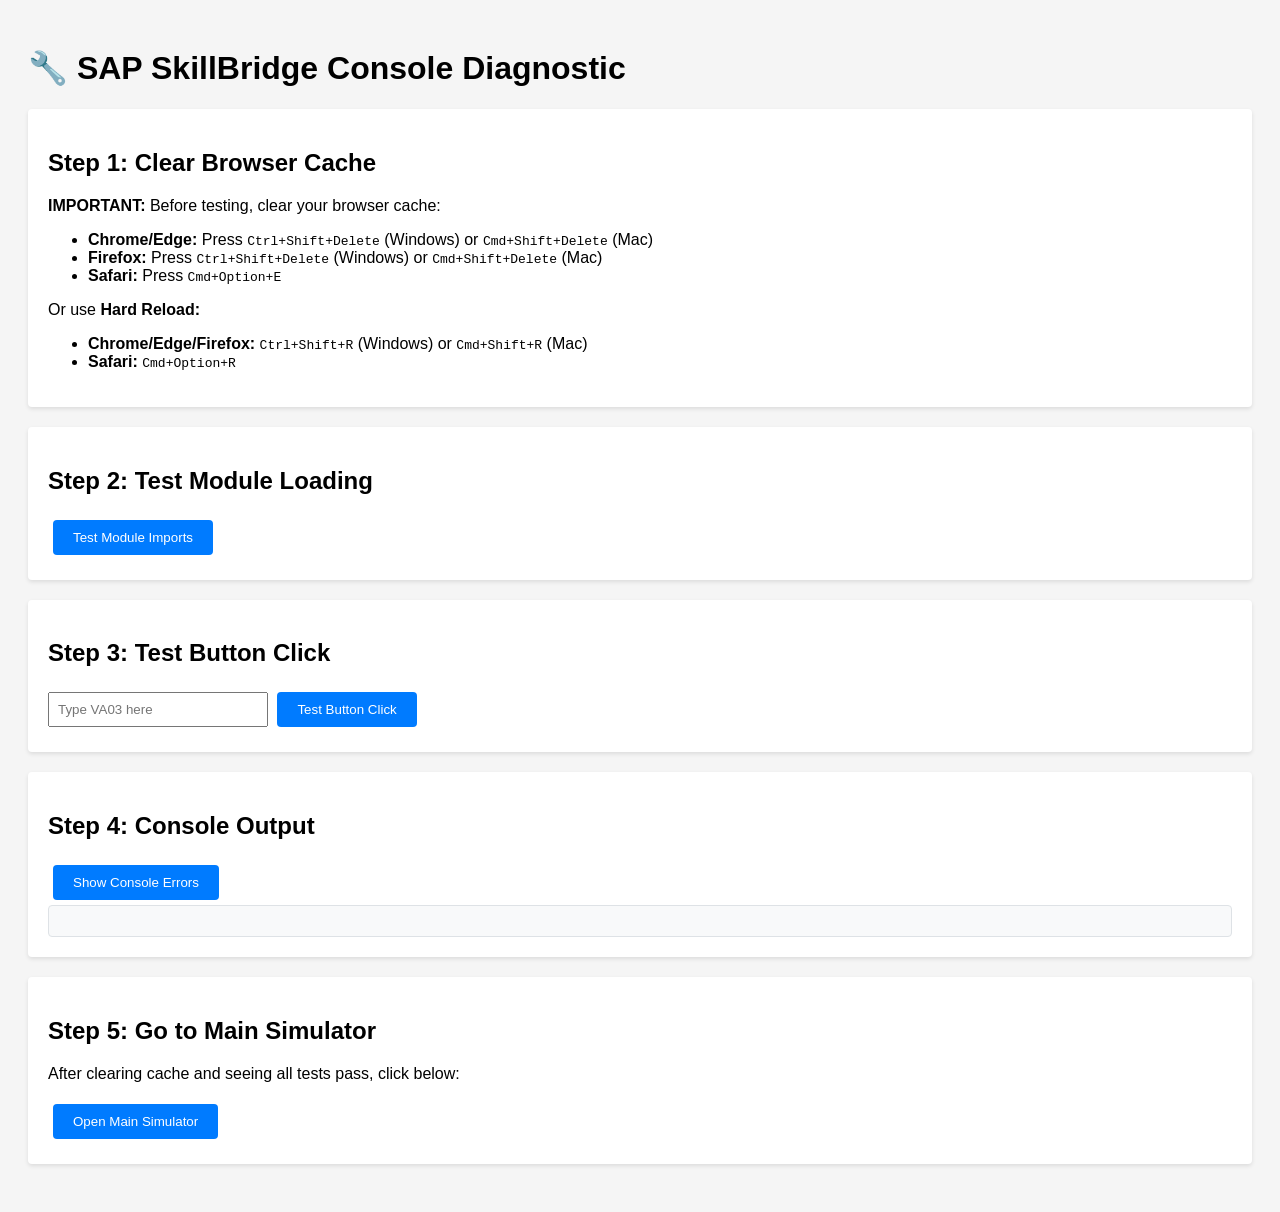
<file: frontend/pages/test-console.html>
<!DOCTYPE html>
<html lang="en">
<head>
    <meta charset="UTF-8">
    <meta name="viewport" content="width=device-width, initial-scale=1.0">
    <title>Console Test - SAP SkillBridge</title>
    <style>
        body {
            font-family: Arial, sans-serif;
            padding: 20px;
            background: #f5f5f5;
        }
        .test-section {
            background: white;
            padding: 20px;
            margin: 20px 0;
            border-radius: 4px;
            box-shadow: 0 2px 4px rgba(0,0,0,0.1);
        }
        .test-result {
            padding: 10px;
            margin: 10px 0;
            border-radius: 4px;
        }
        .success {
            background: #d4edda;
            color: #155724;
            border: 1px solid #c3e6cb;
        }
        .error {
            background: #f8d7da;
            color: #721c24;
            border: 1px solid #f5c6cb;
        }
        button {
            padding: 10px 20px;
            margin: 5px;
            cursor: pointer;
            background: #007bff;
            color: white;
            border: none;
            border-radius: 4px;
        }
        button:hover {
            background: #0056b3;
        }
        #output {
            background: #f8f9fa;
            padding: 15px;
            border: 1px solid #dee2e6;
            border-radius: 4px;
            font-family: monospace;
            white-space: pre-wrap;
            max-height: 400px;
            overflow-y: auto;
        }
    </style>
</head>
<body>
    <h1>🔧 SAP SkillBridge Console Diagnostic</h1>
    
    <div class="test-section">
        <h2>Step 1: Clear Browser Cache</h2>
        <p><strong>IMPORTANT:</strong> Before testing, clear your browser cache:</p>
        <ul>
            <li><strong>Chrome/Edge:</strong> Press <code>Ctrl+Shift+Delete</code> (Windows) or <code>Cmd+Shift+Delete</code> (Mac)</li>
            <li><strong>Firefox:</strong> Press <code>Ctrl+Shift+Delete</code> (Windows) or <code>Cmd+Shift+Delete</code> (Mac)</li>
            <li><strong>Safari:</strong> Press <code>Cmd+Option+E</code></li>
        </ul>
        <p>Or use <strong>Hard Reload:</strong></p>
        <ul>
            <li><strong>Chrome/Edge/Firefox:</strong> <code>Ctrl+Shift+R</code> (Windows) or <code>Cmd+Shift+R</code> (Mac)</li>
            <li><strong>Safari:</strong> <code>Cmd+Option+R</code></li>
        </ul>
    </div>

    <div class="test-section">
        <h2>Step 2: Test Module Loading</h2>
        <button onclick="testModuleLoading()">Test Module Imports</button>
        <div id="moduleTest"></div>
    </div>

    <div class="test-section">
        <h2>Step 3: Test Button Click</h2>
        <input type="text" id="testInput" placeholder="Type VA03 here" style="padding: 8px; width: 200px;">
        <button id="testButton">Test Button Click</button>
        <div id="buttonTest"></div>
    </div>

    <div class="test-section">
        <h2>Step 4: Console Output</h2>
        <button onclick="showConsoleErrors()">Show Console Errors</button>
        <div id="output"></div>
    </div>

    <div class="test-section">
        <h2>Step 5: Go to Main Simulator</h2>
        <p>After clearing cache and seeing all tests pass, click below:</p>
        <button onclick="window.location.href='index.html'">Open Main Simulator</button>
    </div>

    <script type="module">
        // Test 1: Module Loading
        window.testModuleLoading = async function() {
            const output = document.getElementById('moduleTest');
            output.innerHTML = '<p>Testing module imports...</p>';
            
            try {
                const masterData = await import('../js/data/master-data.js');
                const sapMessages = await import('../js/data/sap-messages.js');
                const professionalMode = await import('../js/ui/professional-mode.js');
                
                let results = '<div class="test-result success">✓ master-data.js loaded successfully</div>';
                results += '<div class="test-result success">✓ sap-messages.js loaded successfully</div>';
                results += '<div class="test-result success">✓ professional-mode.js loaded successfully</div>';
                
                // Test if functions exist
                if (typeof masterData.MASTER_DATA !== 'undefined') {
                    results += '<div class="test-result success">✓ MASTER_DATA object found</div>';
                    results += `<div class="test-result success">✓ Found ${masterData.MASTER_DATA.customers.length} customers</div>`;
                    results += `<div class="test-result success">✓ Found ${masterData.MASTER_DATA.materials.length} materials</div>`;
                    results += `<div class="test-result success">✓ Found ${masterData.MASTER_DATA.salesOrders.length} sales orders</div>`;
                }
                
                if (typeof sapMessages.getSAPMessage === 'function') {
                    results += '<div class="test-result success">✓ getSAPMessage function found</div>';
                    const testMsg = sapMessages.getSAPMessage("V1", "401", ["100001"]);
                    results += `<div class="test-result success">✓ Test message: ${testMsg.text}</div>`;
                }
                
                if (typeof professionalMode.renderSelectionScreen === 'function') {
                    results += '<div class="test-result success">✓ renderSelectionScreen function found</div>';
                }
                
                if (typeof professionalMode.renderResultGrid === 'function') {
                    results += '<div class="test-result success">✓ renderResultGrid function found</div>';
                }
                
                results += '<div class="test-result success"><strong>✓ ALL MODULES LOADED SUCCESSFULLY!</strong></div>';
                output.innerHTML = results;
                
            } catch (error) {
                output.innerHTML = `<div class="test-result error">✗ Error loading modules: ${error.message}</div>`;
                console.error('Module loading error:', error);
            }
        };

        // Test 2: Button Click
        document.getElementById('testButton').addEventListener('click', function() {
            const input = document.getElementById('testInput').value;
            const output = document.getElementById('buttonTest');
            output.innerHTML = `<div class="test-result success">✓ Button clicked! Input value: "${input}"</div>`;
        });

        // Test 3: Console Errors
        window.showConsoleErrors = function() {
            const output = document.getElementById('output');
            output.textContent = 'Check the browser console (F12) for any red error messages.\n\n';
            output.textContent += 'If you see errors like:\n';
            output.textContent += '- "Failed to load module"\n';
            output.textContent += '- "Unexpected token"\n';
            output.textContent += '- "Cannot find module"\n\n';
            output.textContent += 'Then there is a problem with the JavaScript files.\n\n';
            output.textContent += 'If you see NO errors, the problem is browser cache.\n';
            output.textContent += 'Clear cache and hard reload (Ctrl+Shift+R or Cmd+Shift+R)';
        };
    </script>
</body>
</html>
</file>
<file: frontend/css/styles.css>
:root {
    --bg: #eef3f8;
    --panel: #ffffff;
    --panel-soft: #f7f9fc;
    --border: #d5dde8;
    --text: #1f2d3d;
    --text-soft: #5f6f82;
    --primary: #0a6ed1;
    --primary-dark: #0854a0;
    --success: #256f3a;
    --success-bg: #eaf7ed;
    --warning: #8d6b00;
    --warning-bg: #fff8d6;
    --error: #aa0808;
    --error-bg: #ffecef;
    --info: #0a6ed1;
    --info-bg: #eaf3fc;
    --shadow: rgba(31, 45, 61, 0.08);
}

* {
    box-sizing: border-box;
}

html,
body {
    margin: 0;
    min-height: 100%;
    font-family: "Segoe UI", Arial, sans-serif;
    background: var(--bg);
    color: var(--text);
}

.training-page {
    min-height: 100vh;
}

.training-shell {
    min-height: 100vh;
    display: flex;
    flex-direction: column;
}

.training-header {
    display: flex;
    justify-content: space-between;
    align-items: center;
    gap: 16px;
    padding: 14px 18px;
    background: linear-gradient(180deg, #fdfefe 0%, #edf3fa 100%);
    border-bottom: 1px solid var(--border);
}

.training-brand {
    display: flex;
    align-items: center;
    gap: 14px;
}

.training-logo {
    display: inline-flex;
    align-items: center;
    justify-content: center;
    width: 52px;
    height: 30px;
    border-radius: 4px;
    background: linear-gradient(135deg, #009de0 0%, #0a6ed1 100%);
    color: #ffffff;
    font-weight: 700;
    letter-spacing: 0.04em;
}

.training-brand h1 {
    margin: 0;
    font-size: 22px;
}

.training-brand p,
.training-session-meta span {
    margin: 4px 0 0;
    font-size: 13px;
    color: var(--text-soft);
}

.training-session-meta {
    display: flex;
    gap: 14px;
    flex-wrap: wrap;
}

.training-command-bar {
    display: flex;
    justify-content: space-between;
    gap: 16px;
    padding: 14px 18px;
    background: #f4f8fc;
    border-bottom: 1px solid var(--border);
}

.command-entry {
    display: flex;
    align-items: end;
    gap: 10px;
    flex-wrap: wrap;
}

.command-entry label {
    display: block;
    width: 100%;
    font-size: 12px;
    color: var(--text-soft);
}

.command-entry input {
    width: 420px;
    max-width: 100%;
    height: 40px;
    padding: 8px 12px;
    border: 1px solid #aebfd3;
    border-radius: 6px;
    background: #ffffff;
    font-size: 14px;
    outline: none;
}

.command-entry input:focus {
    border-color: var(--primary);
    box-shadow: 0 0 0 2px rgba(10, 110, 209, 0.12);
}

.primary-action,
.module-button {
    height: 40px;
    padding: 0 14px;
    border: 1px solid var(--border);
    border-radius: 6px;
    background: #ffffff;
    color: var(--text);
    font-size: 14px;
    cursor: pointer;
}

.primary-action {
    background: var(--primary);
    border-color: var(--primary);
    color: #ffffff;
    font-weight: 600;
}

.module-actions {
    display: flex;
    gap: 8px;
    flex-wrap: wrap;
    align-items: center;
}

.module-button.active,
.practice-button {
    background: #dcecff;
    border-color: #9fc3eb;
    color: var(--primary-dark);
    font-weight: 600;
}

.training-main {
    flex: 1;
    display: flex;
    gap: 16px;
    padding: 16px 18px;
    overflow: hidden;
}

.training-workspace {
    flex: 1;
    display: flex;
    flex-direction: column;
    gap: 16px;
    min-width: 0;
}

.workspace-panel,
.sidebar-panel {
    background: var(--panel);
    border: 1px solid var(--border);
    border-radius: 10px;
    box-shadow: 0 4px 14px var(--shadow);
}

.workspace-panel {
    display: flex;
    flex-direction: column;
    min-height: 0;
}

.panel-header {
    padding: 14px 16px;
    border-bottom: 1px solid var(--border);
    background: var(--panel-soft);
}

.panel-header h2 {
    margin: 0;
    font-size: 18px;
}

.panel-header p {
    margin: 4px 0 0;
    font-size: 13px;
    color: var(--text-soft);
}

.workspace-content,
.conversation-output {
    padding: 16px;
    overflow: auto;
    min-height: 220px;
}

.workspace-content {
    background: #ffffff;
}

.conversation-output {
    background: #fbfcfe;
    font-family: "Courier New", Consolas, monospace;
    font-size: 13px;
    line-height: 1.6;
}

.training-sidebar {
    width: 340px;
    display: flex;
    flex-direction: column;
    gap: 14px;
    overflow: auto;
}

.sidebar-panel {
    padding: 14px;
}

.sidebar-panel h3 {
    margin: 0 0 10px;
    font-size: 13px;
    color: var(--primary-dark);
    text-transform: uppercase;
    letter-spacing: 0.04em;
}

.sidebar-panel p,
.sidebar-panel li,
.sidebar-panel div {
    font-size: 13px;
    line-height: 1.55;
}

.sidebar-list {
    margin: 0;
    padding-left: 18px;
}

.scenario-card,
.reference-item,
.progress-item {
    padding: 10px 12px;
    margin-bottom: 10px;
    border: 1px solid var(--border);
    border-radius: 8px;
    background: #ffffff;
}

.scenario-card.active,
.progress-item.active {
    background: #edf5ff;
    border-left: 4px solid var(--primary);
}

.progress-item.completed {
    background: var(--success-bg);
    border-left: 4px solid var(--success);
}

.reference-list,
.progress-list {
    display: flex;
    flex-direction: column;
}

.console-line {
    margin: 0 0 8px;
    white-space: pre-wrap;
    word-break: break-word;
}

.console-line.system {
    color: var(--text);
}

.console-line.info {
    color: var(--info);
}

.console-line.success {
    color: var(--success);
}

.console-line.warning {
    color: var(--warning);
}

.console-line.error {
    color: var(--error);
}

.console-line.prompt {
    color: #5a2c8a;
    font-weight: 600;
}

.training-status-bar {
    display: flex;
    justify-content: space-between;
    align-items: center;
    gap: 12px;
    padding: 10px 18px;
    background: #edf3fa;
    border-top: 1px solid var(--border);
    font-size: 13px;
}

.status-left,
.status-right {
    display: flex;
    align-items: center;
    gap: 10px;
    flex-wrap: wrap;
}

.status-indicator {
    display: inline-flex;
    align-items: center;
    justify-content: center;
    width: 20px;
    height: 20px;
    border-radius: 50%;
    font-size: 12px;
    font-weight: 700;
}

.status-info {
    background: var(--info-bg);
    color: var(--info);
}

.status-success {
    background: var(--success-bg);
    color: var(--success);
}

.status-warning {
    background: var(--warning-bg);
    color: var(--warning);
}

.status-error {
    background: var(--error-bg);
    color: var(--error);
}

.training-grid {
    width: 100%;
    border-collapse: collapse;
    margin-top: 12px;
    font-size: 13px;
}

.training-grid th,
.training-grid td {
    padding: 10px 12px;
    border: 1px solid var(--border);
    text-align: left;
    vertical-align: top;
}

.training-grid th {
    background: #edf3fa;
}

.training-callout {
    padding: 12px 14px;
    border-radius: 8px;
    margin-bottom: 12px;
}

.training-callout.info {
    background: var(--info-bg);
    color: var(--info);
}

.training-callout.warning {
    background: var(--warning-bg);
    color: var(--warning);
}

.training-callout.success {
    background: var(--success-bg);
    color: var(--success);
}

.training-callout.error {
    background: var(--error-bg);
    color: var(--error);
}

kbd {
    display: inline-block;
    padding: 2px 6px;
    border: 1px solid var(--border);
    border-radius: 4px;
    background: #ffffff;
    font-family: "Courier New", Consolas, monospace;
    font-size: 12px;
}

@media (max-width: 1100px) {
    .training-main,
    .training-command-bar,
    .training-header {
        flex-direction: column;
        align-items: stretch;
    }

    .training-sidebar {
        width: 100%;
    }

    .command-entry input {
        width: 100%;
    }
}

/* Made with Bob */

/* Professional Mode - SAP Selection Screen Styles */
.sap-selection-screen {
    background: #ffffff;
    padding: 20px;
    border-radius: 8px;
}

.selection-header {
    margin-bottom: 20px;
    padding-bottom: 12px;
    border-bottom: 2px solid var(--border);
}

.selection-header h3 {
    margin: 0 0 4px;
    font-size: 18px;
    color: var(--text);
}

.selection-header p {
    margin: 0;
    font-size: 13px;
    color: var(--text-soft);
}

.selection-section {
    margin-bottom: 24px;
    padding: 16px;
    background: #f9fbfd;
    border: 1px solid var(--border);
    border-radius: 6px;
}

.section-title {
    margin-bottom: 14px;
    font-size: 14px;
    font-weight: 600;
    color: var(--primary-dark);
}

.selection-fields {
    display: grid;
    grid-template-columns: repeat(auto-fit, minmax(280px, 1fr));
    gap: 12px;
}

.sap-field-row {
    display: flex;
    flex-direction: column;
    gap: 4px;
}

.sap-field-row label {
    font-size: 12px;
    color: var(--text-soft);
}

.sap-input {
    height: 32px;
    padding: 6px 10px;
    border: 1px solid #b8c7d9;
    border-radius: 4px;
    background: #ffffff;
    font-size: 13px;
    outline: none;
}

.sap-input:focus {
    border-color: var(--primary);
    box-shadow: 0 0 0 2px rgba(10, 110, 209, 0.12);
}

.sap-checkbox-row {
    display: flex;
    align-items: center;
    gap: 8px;
    padding: 6px 0;
}

.sap-checkbox-row input[type="checkbox"] {
    width: 16px;
    height: 16px;
}

.sap-checkbox-row label {
    font-size: 13px;
    color: var(--text);
}

.selection-actions {
    display: flex;
    gap: 10px;
    padding-top: 16px;
    border-top: 1px solid var(--border);
}

.sap-button {
    height: 36px;
    padding: 0 16px;
    border: 1px solid var(--border);
    border-radius: 6px;
    background: #ffffff;
    color: var(--text);
    font-size: 14px;
    cursor: pointer;
    transition: all 0.2s;
}

.sap-button:hover {
    background: #f4f7fb;
    border-color: var(--primary);
}

.sap-button-primary {
    background: var(--primary);
    border-color: var(--primary);
    color: #ffffff;
    font-weight: 600;
}

.sap-button-primary:hover {
    background: var(--primary-dark);
}

/* Result Grid Styles */
.result-grid-container {
    background: #ffffff;
    padding: 20px;
    border-radius: 8px;
}

.result-header {
    margin-bottom: 16px;
    padding-bottom: 12px;
    border-bottom: 2px solid var(--border);
}

.result-header h3 {
    margin: 0 0 4px;
    font-size: 18px;
}

.result-header p {
    margin: 0;
    font-size: 13px;
    color: var(--text-soft);
}

.sap-result-grid {
    width: 100%;
    border-collapse: collapse;
    font-size: 13px;
}

.sap-result-grid th,
.sap-result-grid td {
    padding: 10px 12px;
    border: 1px solid #d5dde8;
    text-align: left;
}

.sap-result-grid th {
    background: #edf3fa;
    font-weight: 600;
    color: var(--text);
}

.sap-result-grid tbody tr:hover {
    background: #f7faff;
}

.status-badge {
    display: inline-block;
    padding: 4px 10px;
    border-radius: 4px;
    font-size: 11px;
    font-weight: 600;
}

.status-badge.status-success {
    background: var(--success-bg);
    color: var(--success);
}

.status-badge.status-warning {
    background: var(--warning-bg);
    color: var(--warning);
}

.status-badge.status-error {
    background: var(--error-bg);
    color: var(--error);
}

.mode-toggle {
    background: #dcecff;
    border-color: #9fc3eb;
    color: var(--primary-dark);
    font-weight: 600;
}

/* ─────────────────────────────────────────────────────────────────────────────
   FI/CO MODULE STYLES
   Senior Manager / Principal Consultant preparation
   IBM Bob: SAP SkillBridge Sandbox
   ───────────────────────────────────────────────────────────────────────────── */

/* ── Module badges on command bar buttons ─────────────────────────────────── */
.module-button.fi-btn {
    border-color: #0a6ed1;
    color: #0a6ed1;
    font-weight: 600;
}
.module-button.co-btn {
    border-color: #256f3a;
    color: #256f3a;
    font-weight: 600;
}

/* ── Scenario Cards ───────────────────────────────────────────────────────── */
.scenario-card {
    border: 1px solid var(--border);
    border-radius: 6px;
    padding: 10px 12px;
    margin-bottom: 10px;
    background: var(--panel-soft);
    transition: border-color 0.15s;
}
.scenario-card.active {
    border-color: var(--primary);
    background: var(--info-bg);
}
.scenario-card-header {
    display: flex;
    align-items: center;
    gap: 8px;
    margin-bottom: 4px;
}
.scenario-module-badge {
    display: inline-block;
    padding: 2px 7px;
    border-radius: 3px;
    font-size: 10px;
    font-weight: 700;
    letter-spacing: 0.05em;
    text-transform: uppercase;
    background: var(--primary);
    color: #fff;
}
.scenario-module-badge.fiap   { background: #0a6ed1; }
.scenario-module-badge.coom   { background: #256f3a; }
.scenario-module-badge.copa   { background: #7c5cd8; }
.scenario-module-badge.sdfi   { background: #8d6b00; color: #fff; }
.scenario-level {
    font-size: 10px;
    color: var(--text-soft);
}
.scenario-summary {
    font-size: 12px;
    color: var(--text-soft);
    margin: 4px 0 8px;
}
.scenario-select-btn {
    display: inline-block;
    padding: 4px 12px;
    border: 1px solid var(--primary);
    border-radius: 4px;
    background: transparent;
    color: var(--primary);
    cursor: pointer;
    font-size: 12px;
    transition: background 0.1s, color 0.1s;
}
.scenario-select-btn:hover {
    background: var(--primary);
    color: #fff;
}
.scenario-select-btn.active {
    background: var(--primary);
    color: #fff;
    cursor: default;
}

/* ── FI/CO KPI Cards (used in F110 and KE30 result grids) ─────────────────── */
.fi-kpi-card {
    display: inline-flex;
    flex-direction: column;
    padding: 8px 16px;
    border-radius: 6px;
    border: 1px solid var(--border);
    background: var(--panel-soft);
    min-width: 160px;
    margin: 4px 8px 4px 0;
    vertical-align: top;
}
.fi-kpi-card.ok {
    border-color: var(--success);
    background: var(--success-bg);
}
.fi-kpi-card.warn {
    border-color: #c76a00;
    background: #fff5e6;
}
.fi-kpi-label {
    font-size: 11px;
    color: var(--text-soft);
    text-transform: uppercase;
    letter-spacing: 0.04em;
}
.fi-kpi-value {
    font-size: 18px;
    font-weight: 700;
    color: var(--text);
    margin: 2px 0;
}
.fi-kpi-count {
    font-size: 11px;
    color: var(--text-soft);
}

/* ── Variance Indicators ──────────────────────────────────────────────────── */
.variance-over {
    color: var(--error) !important;
    font-weight: 600;
}
.variance-under {
    color: var(--success) !important;
    font-weight: 600;
}

/* ── Status Indicators for Payment Blocks ────────────────────────────────── */
.status-blocked {
    color: var(--error);
    font-weight: 600;
}
.status-ok {
    color: var(--success);
    font-weight: 600;
}
.fi-status-ok {
    color: var(--success);
}

/* ── SAP Muted cells ─────────────────────────────────────────────────────── */
.sap-muted {
    color: var(--text-soft);
    font-style: italic;
}

/* ── Highlight row in result grids ──────────────────────────────────────── */
.highlight-row {
    background: var(--warning-bg) !important;
}

/* ── FI/CO result meta secondary row (KPI cards row) ────────────────────── */
.sap-result-meta.secondary {
    margin-top: 8px;
    display: flex;
    flex-wrap: wrap;
    gap: 8px;
}

/* ── Total row in result grids ──────────────────────────────────────────── */
.sap-grid-table tfoot .total-row {
    background: var(--panel-soft);
    font-weight: 700;
    border-top: 2px solid var(--border);
}

/* ── SAP message bars ────────────────────────────────────────────────────── */
.sap-message-bar {
    margin-top: 10px;
    padding: 7px 12px;
    border-radius: 4px;
    font-size: 12px;
    font-weight: 600;
    border-left: 4px solid var(--border);
}
.sap-message-bar.success {
    background: var(--success-bg);
    border-left-color: var(--success);
    color: var(--success);
}
.sap-message-bar.warning {
    background: var(--warning-bg);
    border-left-color: #c76a00;
    color: var(--warning);
}
.sap-message-bar.info {
    background: var(--info-bg);
    border-left-color: var(--primary);
    color: var(--primary);
}

/* ── SAP checkbox row for FBL1N ─────────────────────────────────────────── */
.sap-checkbox-row {
    display: flex;
    align-items: center;
    gap: 8px;
    padding: 6px 0;
    font-size: 13px;
}
.sap-checkbox-row input[type="checkbox"] {
    margin: 0;
    cursor: pointer;
}
.sap-checkbox-row label {
    margin-right: 8px;
    cursor: pointer;
    color: var(--text);
}

/* ── SAP short input for period range fields ─────────────────────────────── */
.sap-input.short {
    width: 70px;
}

/* ── SAP KV metadata spans ───────────────────────────────────────────────── */
.sap-kv {
    display: inline-block;
    margin-right: 16px;
    font-size: 12px;
    color: var(--text-soft);
}
.sap-kv strong {
    color: var(--text);
}

/* ── Result header layout ────────────────────────────────────────────────── */
.sap-result-header {
    margin-bottom: 12px;
    padding-bottom: 8px;
    border-bottom: 1px solid var(--border);
}
.sap-result-meta {
    display: flex;
    flex-wrap: wrap;
    gap: 4px 0;
}

/* Made with Bob – FI/CO styles for Senior Manager role preparation */

/* ── Onboarding / How-to-use box ─────────────────────────────────────────── */
.onboarding-box {
    background: var(--panel);
    border: 1px solid var(--border);
    border-radius: 8px;
    padding: 18px 20px;
    margin-bottom: 4px;
}
.onboarding-how-title {
    font-size: 14px;
    font-weight: 700;
    color: var(--primary);
    margin-bottom: 14px;
    padding-bottom: 8px;
    border-bottom: 1px solid var(--border);
}
.onboarding-how-steps {
    display: flex;
    flex-direction: column;
    gap: 12px;
}
.onboarding-how-step {
    display: flex;
    align-items: flex-start;
    gap: 12px;
}
.onboarding-how-num {
    display: flex;
    align-items: center;
    justify-content: center;
    min-width: 28px;
    height: 28px;
    background: var(--primary);
    color: #fff;
    border-radius: 50%;
    font-size: 13px;
    font-weight: 700;
    flex-shrink: 0;
}
.onboarding-how-step strong {
    font-size: 13px;
    display: block;
    margin-bottom: 2px;
}
.onboarding-how-step span {
    font-size: 12px;
    color: var(--text-soft);
}

/* ── Progress steps inside workspace ────────────────────────────────────── */
.onboarding-progress {
    display: flex;
    flex-direction: column;
    gap: 8px;
}
.onboarding-step {
    display: flex;
    align-items: center;
    gap: 10px;
    padding: 8px 12px;
    border-radius: 6px;
    font-size: 13px;
    border: 1px solid var(--border);
}
.onboarding-step.done {
    background: var(--success-bg);
    border-color: var(--success);
    color: var(--success);
}
.onboarding-step.current {
    background: var(--info-bg);
    border-color: var(--primary);
    color: var(--primary);
    font-weight: 700;
}
.onboarding-step.todo {
    background: var(--panel-soft);
    color: var(--text-soft);
}
.step-icon {
    font-size: 15px;
    min-width: 18px;
    text-align: center;
}

/* Made with Bob – onboarding styles */
</file>
<file: frontend/css/fiori.css>
/**
 * SAP Fiori-style layout for IBM Bob SAP SkillBridge
 * Replicates SAP S/4HANA Fiori Launchpad visual design
 */

/* ── Reset & base ─────────────────────────────────────────────────────────── */
* { box-sizing: border-box; margin: 0; padding: 0; }

html, body {
    height: 100%;
    font-family: "72", "72full", "SAP72", "Noto Sans", "Helvetica Neue", Arial, sans-serif;
    font-size: 14px;
    background: #f2f2f2;
    color: #32363a;
    overflow: hidden;
}

/* ── SHELL BAR ────────────────────────────────────────────────────────────── */
.fiori-shell-bar {
    position: fixed;
    top: 0; left: 0; right: 0;
    height: 44px;
    background: #354a5e;
    display: flex;
    align-items: center;
    gap: 0;
    z-index: 100;
    padding: 0;
}

.shell-left {
    display: flex;
    align-items: center;
    gap: 0;
    padding: 0 8px 0 0;
    flex-shrink: 0;
}

.shell-menu-btn {
    width: 44px;
    height: 44px;
    background: none;
    border: none;
    color: #fff;
    font-size: 18px;
    cursor: pointer;
    display: flex;
    align-items: center;
    justify-content: center;
    transition: background 0.15s;
}
.shell-menu-btn:hover { background: rgba(255,255,255,0.1); }

.shell-logo {
    background: #0070f2;
    color: #fff;
    font-size: 13px;
    font-weight: 700;
    padding: 3px 8px;
    border-radius: 3px;
    letter-spacing: 0.05em;
    margin-right: 10px;
}

.shell-app-title {
    color: #fff;
    font-size: 15px;
    font-weight: 400;
    white-space: nowrap;
}

.shell-center {
    flex: 1;
    display: flex;
    align-items: center;
    justify-content: center;
    padding: 0 12px;
}

.shell-search-wrap {
    display: flex;
    align-items: center;
    width: 100%;
    max-width: 520px;
    background: rgba(255,255,255,0.12);
    border-radius: 4px;
    border: 1px solid rgba(255,255,255,0.2);
    transition: background 0.15s;
}
.shell-search-wrap:focus-within {
    background: #fff;
    border-color: #0070f2;
}

.shell-search-input {
    flex: 1;
    background: none;
    border: none;
    outline: none;
    color: #fff;
    padding: 6px 12px;
    font-size: 14px;
    font-family: inherit;
}
.shell-search-wrap:focus-within .shell-search-input {
    color: #32363a;
}
.shell-search-input::placeholder { color: rgba(255,255,255,0.6); }
.shell-search-wrap:focus-within .shell-search-input::placeholder { color: #89919a; }

.shell-search-btn {
    width: 36px;
    height: 32px;
    background: none;
    border: none;
    color: rgba(255,255,255,0.7);
    cursor: pointer;
    font-size: 14px;
    display: flex;
    align-items: center;
    justify-content: center;
    border-radius: 0 3px 3px 0;
    transition: color 0.1s;
}
.shell-search-wrap:focus-within .shell-search-btn { color: #0070f2; }
.shell-search-btn:hover { color: #fff; }

.shell-right {
    display: flex;
    align-items: center;
    gap: 8px;
    padding: 0 12px;
    flex-shrink: 0;
}

.shell-meta {
    color: rgba(255,255,255,0.65);
    font-size: 12px;
}

.shell-user-avatar {
    width: 28px;
    height: 28px;
    background: #0070f2;
    color: #fff;
    border-radius: 50%;
    display: flex;
    align-items: center;
    justify-content: center;
    font-size: 13px;
    font-weight: 700;
    cursor: pointer;
}

/* ── SHELL SCENARIOS LINK ────────────────────────────────────────────────── */
.shell-scenarios-link {
    display: flex;
    align-items: center;
    gap: 5px;
    color: rgba(255,255,255,0.85);
    font-size: 13px;
    font-weight: 500;
    text-decoration: none;
    padding: 5px 10px;
    border-radius: 4px;
    border: 1px solid rgba(255,255,255,0.25);
    transition: background 0.15s, color 0.15s;
    white-space: nowrap;
}
.shell-scenarios-link:hover {
    background: rgba(255,255,255,0.12);
    color: #fff;
}

/* ── MAIN LAYOUT ─────────────────────────────────────────────────────────── */
.fiori-layout {
    display: flex;
    height: calc(100vh - 44px - 28px); /* minus shell bar + status bar */
    margin-top: 44px;
    overflow: hidden;
}

/* ── LEFT NAVIGATION ─────────────────────────────────────────────────────── */
.fiori-nav {
    width: 240px;
    min-width: 240px;
    background: #fff;
    border-right: 1px solid #e5e5e5;
    overflow-y: auto;
    transition: width 0.2s, min-width 0.2s;
    flex-shrink: 0;
}

.fiori-nav.collapsed {
    width: 0;
    min-width: 0;
    overflow: hidden;
}

/* Module-level label (replaces nav-section-label) */
.nav-module-label {
    padding: 10px 16px 3px;
    font-size: 10px;
    font-weight: 700;
    text-transform: uppercase;
    letter-spacing: 0.08em;
    color: #89919a;
    background: #f7f8fa;
    border-top: 1px solid #e5e5e5;
    margin-top: 4px;
}
.nav-module-label:first-child { border-top: none; margin-top: 0; }

/* Keep old label class for fallback */
.nav-section-label {
    padding: 12px 16px 4px;
    font-size: 11px;
    font-weight: 700;
    text-transform: uppercase;
    letter-spacing: 0.06em;
    color: #6a6d70;
}

.nav-group {
    list-style: none;
    margin-bottom: 2px;
}

.nav-group-header {
    display: flex;
    align-items: center;
    gap: 8px;
    padding: 8px 16px;
    font-size: 13px;
    font-weight: 600;
    color: #32363a;
    cursor: pointer;
    user-select: none;
    background: #f7f7f7;
    border-top: 1px solid #e5e5e5;
    transition: background 0.1s;
}
.nav-group-header:hover { background: #e8f0fb; }

.nav-icon {
    font-size: 9px;
    color: #89919a;
    transition: transform 0.2s;
}
.nav-group.collapsed .nav-icon { transform: rotate(-90deg); }
.nav-group.collapsed .nav-item,
.nav-group.collapsed .nav-subitem { display: none; }

.nav-item {
    padding: 7px 16px 7px 32px;
    font-size: 13px;
    color: #32363a;
    cursor: pointer;
    white-space: nowrap;
    overflow: hidden;
    text-overflow: ellipsis;
    transition: background 0.1s, color 0.1s;
    border-left: 3px solid transparent;
}
.nav-item:hover {
    background: #e8f0fb;
    color: #0070f2;
}
.nav-item.active {
    background: #e8f0fb;
    color: #0070f2;
    border-left-color: #0070f2;
    font-weight: 600;
}

/* ── NAV SUBITEM — tcode row (level 3) ──────────────────────────────────── */
.nav-subitem {
    display: flex;
    align-items: baseline;
    gap: 8px;
    padding: 5px 12px 5px 28px;
    cursor: pointer;
    border-left: 3px solid transparent;
    transition: background 0.1s, border-color 0.1s;
}
.nav-subitem:hover {
    background: #e8f0fb;
    border-left-color: #b0c8f0;
}
.nav-subitem.active {
    background: #e8f0fb;
    border-left-color: #0070f2;
}

.nav-tcode {
    font-family: "Courier New", monospace;
    font-size: 11px;
    font-weight: 700;
    color: #0070f2;
    background: #eaf3fc;
    padding: 1px 5px;
    border-radius: 3px;
    min-width: 42px;
    text-align: center;
    flex-shrink: 0;
    letter-spacing: 0.02em;
}
.nav-subitem:hover .nav-tcode,
.nav-subitem.active .nav-tcode {
    background: #0070f2;
    color: #fff;
}

.nav-tdesc {
    font-size: 12px;
    color: #4a5568;
    white-space: nowrap;
    overflow: hidden;
    text-overflow: ellipsis;
}
.nav-subitem:hover .nav-tdesc,
.nav-subitem.active .nav-tdesc {
    color: #0070f2;
}

/* Training quick-link items */
.nav-training-link {
    font-weight: 600;
    color: #354a5e !important;
    font-size: 12px;
}
.nav-training-link:hover { color: #0070f2 !important; }

.nav-item.scenario-nav-item {
    color: #6a6d70;
    font-style: normal;
}
.nav-item.scenario-nav-item:hover { color: #0070f2; }
.nav-item.scenario-nav-item.active {
    color: #0070f2;
    border-left-color: #0070f2;
    background: #e8f0fb;
}

.nav-separator {
    border-top: 2px solid #e5e5e5;
    margin: 8px 0;
}

/* ── CONTENT AREA ────────────────────────────────────────────────────────── */
.fiori-content {
    flex: 1;
    display: flex;
    flex-direction: column;
    overflow: hidden;
    background: #f2f2f2;
}

.content-header {
    background: #fff;
    padding: 12px 24px 10px;
    border-bottom: 1px solid #e5e5e5;
    flex-shrink: 0;
}

.content-breadcrumb {
    font-size: 11px;
    color: #89919a;
    margin-bottom: 4px;
}

.content-title-row {
    display: flex;
    flex-direction: column;
    gap: 2px;
}

.content-title {
    font-size: 18px;
    font-weight: 400;
    color: #32363a;
}

.content-subtitle {
    font-size: 12px;
    color: #89919a;
}

.content-body {
    flex: 1;
    overflow-y: auto;
    padding: 16px 24px;
}

/* ── BOB COACHING PANEL ──────────────────────────────────────────────────── */
.coach-panel {
    background: #354a5e;
    border-top: 2px solid #0070f2;
    flex-shrink: 0;
    max-height: 200px;
    display: flex;
    flex-direction: column;
    transition: max-height 0.2s;
}
.coach-panel.collapsed { max-height: 34px; }

.coach-panel-header {
    display: flex;
    align-items: center;
    justify-content: space-between;
    padding: 6px 16px;
    flex-shrink: 0;
    cursor: default;
}

.coach-label {
    color: #fff;
    font-size: 12px;
    font-weight: 600;
    letter-spacing: 0.03em;
}

.coach-toggle-btn {
    background: none;
    border: none;
    color: rgba(255,255,255,0.7);
    cursor: pointer;
    font-size: 18px;
    line-height: 1;
    padding: 0 4px;
    transition: transform 0.2s;
}
.coach-panel.collapsed .coach-toggle-btn { transform: rotate(180deg); }

.coach-output {
    flex: 1;
    overflow-y: auto;
    padding: 4px 16px 8px;
}
.coach-panel.collapsed .coach-output { display: none; }

/* Console lines inside coach panel */
.console-line {
    font-size: 12px;
    padding: 2px 0;
    font-family: "Courier New", monospace;
}
.console-line.success { color: #7dd87d; }
.console-line.info    { color: #91c8f6; }
.console-line.warning { color: #f6c76e; }
.console-line.error   { color: #f8a0a0; }
.console-line.prompt  { color: #c8c8c8; }
.console-line.system  { color: #a0c8e8; }

/* ── BOB AWAITING INPUT — pulsing prompt line ──────────────────────────── */
.console-line.awaiting-input {
    color: #f6c76e;
    font-weight: 700;
    font-size: 12px;
    margin-top: 4px;
    display: flex;
    align-items: center;
    gap: 6px;
    animation: bob-pulse 1.4s ease-in-out infinite;
}
@keyframes bob-pulse {
    0%, 100% { opacity: 1; }
    50%       { opacity: 0.45; }
}

/* Search bar highlight when Bob is waiting */
.shell-search-wrap.bob-waiting {
    background: rgba(246, 199, 110, 0.18) !important;
    border-color: #f6c76e !important;
    box-shadow: 0 0 0 2px rgba(246, 199, 110, 0.35);
    transition: all 0.3s;
}
.shell-search-wrap.bob-waiting .shell-search-input {
    color: #fff !important;
}
.shell-search-wrap.bob-waiting .shell-search-input::placeholder {
    color: rgba(246, 199, 110, 0.85) !important;
}

/* ── RIGHT SIDEBAR ───────────────────────────────────────────────────────── */
.fiori-sidebar {
    width: 260px;
    min-width: 260px;
    background: #fff;
    border-left: 1px solid #e5e5e5;
    overflow-y: auto;
    flex-shrink: 0;
}

.sidebar-section {
    padding: 12px 14px;
    border-bottom: 1px solid #f0f0f0;
}

.sidebar-section-title {
    font-size: 11px;
    font-weight: 700;
    text-transform: uppercase;
    letter-spacing: 0.06em;
    color: #6a6d70;
    margin-bottom: 8px;
}

.sidebar-hint {
    font-size: 12px;
    color: #32363a;
    line-height: 1.5;
    background: #fff3cd;
    border-left: 3px solid #e9730c;
    padding: 6px 10px;
    border-radius: 3px;
}

/* ── STATUS BAR ──────────────────────────────────────────────────────────── */
.fiori-status-bar {
    position: fixed;
    bottom: 0; left: 0; right: 0;
    height: 28px;
    background: #23303e;
    display: flex;
    align-items: center;
    justify-content: space-between;
    padding: 0 14px;
    z-index: 100;
}

.status-left {
    display: flex;
    align-items: center;
    gap: 8px;
}

.status-indicator {
    width: 16px;
    height: 16px;
    border-radius: 50%;
    display: flex;
    align-items: center;
    justify-content: center;
    font-size: 10px;
    font-weight: 700;
    flex-shrink: 0;
}
.status-info    { background: #0070f2; color: #fff; }
.status-success { background: #107e3e; color: #fff; }
.status-warning { background: #e9730c; color: #fff; }
.status-error   { background: #bb0000; color: #fff; }

#messageBar {
    font-size: 12px;
    color: rgba(255,255,255,0.8);
}

.status-right {
    display: flex;
    align-items: center;
    gap: 10px;
}

.status-tag {
    font-size: 11px;
    color: rgba(255,255,255,0.5);
}

.status-mode-btn {
    font-size: 11px;
    color: #91c8f6;
    cursor: pointer;
    text-decoration: underline;
    text-underline-offset: 2px;
}
.status-mode-btn:hover { color: #fff; }

/* ── WORKSPACE CONTENT (transaction screens) ─────────────────────────────── */
.workspace-content {
    min-height: 100px;
}

/* SAP-style Selection Screen */
.sap-selection-screen {
    background: #fff;
    border: 1px solid #d9d9d9;
    border-radius: 4px;
    overflow: hidden;
    max-width: 680px;
}

.sap-screen-header {
    background: #354a5e;
    color: #fff;
    padding: 8px 16px;
    display: flex;
    align-items: center;
    gap: 12px;
}

.sap-tcode {
    background: #0070f2;
    color: #fff;
    padding: 2px 8px;
    border-radius: 3px;
    font-size: 12px;
    font-weight: 700;
    font-family: monospace;
}

.sap-screen-title {
    font-size: 13px;
    font-weight: 600;
}

.sap-toolbar {
    background: #f7f7f7;
    padding: 6px 12px;
    display: flex;
    gap: 6px;
    border-bottom: 1px solid #e5e5e5;
}

.sap-btn {
    padding: 4px 14px;
    background: #fff;
    border: 1px solid #c0c0c0;
    border-radius: 3px;
    font-size: 12px;
    cursor: pointer;
    color: #32363a;
    transition: background 0.1s;
}
.sap-btn:hover { background: #e8f0fb; border-color: #0070f2; color: #0070f2; }

.sap-form-section {
    padding: 16px 20px;
}

.sap-section-title {
    font-size: 12px;
    font-weight: 700;
    color: #354a5e;
    margin-bottom: 12px;
    padding-bottom: 6px;
    border-bottom: 1px solid #e5e5e5;
}

.sap-form-row {
    display: flex;
    align-items: center;
    gap: 12px;
    margin-bottom: 8px;
}

.sap-label {
    width: 160px;
    font-size: 13px;
    color: #32363a;
    flex-shrink: 0;
    text-align: right;
}

.sap-input {
    padding: 4px 8px;
    border: 1px solid #c0c0c0;
    border-radius: 3px;
    font-size: 13px;
    font-family: monospace;
    width: 220px;
    color: #32363a;
    background: #fff;
    transition: border-color 0.1s;
}
.sap-input:focus {
    outline: none;
    border-color: #0070f2;
    box-shadow: 0 0 0 2px rgba(0,112,242,0.12);
}
.sap-input.short { width: 80px; }

.sap-hint-bar {
    background: #e8f0fb;
    padding: 7px 16px;
    font-size: 12px;
    color: #0070f2;
    border-top: 1px solid #d0e4fa;
}

/* SAP Result Grid */
.sap-result-grid {
    background: #fff;
    border: 1px solid #d9d9d9;
    border-radius: 4px;
    overflow: hidden;
}

.sap-result-header {
    background: #f7f7f7;
    padding: 10px 16px;
    border-bottom: 1px solid #e5e5e5;
}

.sap-result-meta {
    display: flex;
    flex-wrap: wrap;
    gap: 4px 0;
}
.sap-result-meta.secondary {
    margin-top: 10px;
    display: flex;
    flex-wrap: wrap;
    gap: 8px;
}

.sap-kv {
    display: inline-block;
    margin-right: 20px;
    font-size: 12px;
    color: #6a6d70;
}
.sap-kv strong { color: #32363a; }

.sap-grid-table {
    width: 100%;
    border-collapse: collapse;
    font-size: 13px;
}
.sap-grid-table thead tr {
    background: #354a5e;
    color: #fff;
}
.sap-grid-table th {
    padding: 7px 12px;
    text-align: left;
    font-weight: 600;
    font-size: 12px;
    white-space: nowrap;
}
.sap-grid-table td {
    padding: 6px 12px;
    border-bottom: 1px solid #f0f0f0;
    color: #32363a;
}
.sap-grid-table tbody tr:hover { background: #f5f9ff; }
.sap-grid-table .number { text-align: right; font-family: monospace; }
.sap-grid-table tfoot .total-row {
    background: #f7f7f7;
    font-weight: 700;
    border-top: 2px solid #d9d9d9;
}

/* Training callouts */
.training-callout {
    border-radius: 4px;
    padding: 10px 14px;
    margin-bottom: 10px;
    font-size: 13px;
    border-left: 4px solid;
}
.training-callout.info {
    background: #e8f0fb;
    border-color: #0070f2;
    color: #0a3d7a;
}
.training-callout.warning {
    background: #fef7ec;
    border-color: #e9730c;
    color: #5c3600;
}
.training-callout.success {
    background: #f0faf4;
    border-color: #107e3e;
    color: #0a4020;
}
.training-callout.error {
    background: #fff0f0;
    border-color: #bb0000;
    color: #5a0000;
}

/* Training grid (coaching mode tables) */
.training-grid {
    width: 100%;
    border-collapse: collapse;
    font-size: 13px;
    background: #fff;
    border: 1px solid #c8d6e5;
    border-radius: 4px;
    overflow: hidden;
}
/* High-contrast header: dark text on pale blue — readable at any screen size */
.training-grid thead tr { background: #dde8f4; color: #1b3a5c; }
.training-grid th {
    padding: 8px 12px;
    text-align: left;
    font-size: 12px;
    font-weight: 700;
    letter-spacing: 0.03em;
    border-right: 1px solid #c8d6e5;
}
.training-grid th:last-child { border-right: none; }
.training-grid td { padding: 8px 12px; border-bottom: 1px solid #eef2f7; color: #1f2d3d; }
.training-grid tbody tr:last-child td { border-bottom: none; }
.training-grid tbody tr:hover { background: #f0f6ff; }

/* Highlight row (blocked / exception items) */
.training-grid tbody tr.highlight-row { background: #fff8e6; }
.training-grid tbody tr.highlight-row:hover { background: #fef3d0; }

/* Bob hint pill — shown inside coaching tables */
.bob-hint-pill {
    display: inline-flex;
    align-items: center;
    gap: 6px;
    margin-top: 10px;
    padding: 6px 12px;
    background: #354a5e;
    color: #fff;
    border-radius: 20px;
    font-size: 12px;
    font-weight: 600;
    cursor: pointer;
    border: none;
    transition: background 0.15s;
    user-select: none;
}
.bob-hint-pill:hover { background: #0070f2; }
.bob-hint-pill .pill-answer {
    display: none;
    color: #f6c76e;
    font-weight: 700;
}
.bob-hint-pill.revealed .pill-answer { display: inline; }
.bob-hint-pill.revealed .pill-label  { display: none; }
.training-grid kbd {
    display: inline-block;
    background: #354a5e;
    color: #fff;
    padding: 1px 7px;
    border-radius: 3px;
    font-family: monospace;
    font-size: 12px;
    font-weight: 700;
}

/* Onboarding box */
.onboarding-box {
    background: #fff;
    border: 1px solid #d9d9d9;
    border-radius: 4px;
    padding: 18px 20px;
    margin-bottom: 12px;
}
.onboarding-how-title {
    font-size: 14px;
    font-weight: 700;
    color: #0070f2;
    margin-bottom: 14px;
    padding-bottom: 8px;
    border-bottom: 1px solid #e5e5e5;
}
.onboarding-how-steps { display: flex; flex-direction: column; gap: 12px; }
.onboarding-how-step { display: flex; align-items: flex-start; gap: 12px; }
.onboarding-how-num {
    display: flex; align-items: center; justify-content: center;
    min-width: 28px; height: 28px;
    background: #0070f2; color: #fff;
    border-radius: 50%; font-size: 13px; font-weight: 700; flex-shrink: 0;
}
.onboarding-how-step strong { font-size: 13px; display: block; margin-bottom: 2px; }
.onboarding-how-step span  { font-size: 12px; color: #6a6d70; }

/* Progress steps */
.onboarding-progress { display: flex; flex-direction: column; gap: 6px; }
.onboarding-step {
    display: flex; align-items: center; gap: 10px;
    padding: 7px 12px; border-radius: 4px; font-size: 13px;
    border: 1px solid #e5e5e5;
}
.onboarding-step.done    { background: #f0faf4; border-color: #107e3e; color: #107e3e; }
.onboarding-step.current { background: #e8f0fb; border-color: #0070f2; color: #0070f2; font-weight: 700; }
.onboarding-step.todo    { background: #fafafa; color: #89919a; }
.step-icon { font-size: 14px; min-width: 18px; text-align: center; }

/* Variance */
.variance-over   { color: #bb0000 !important; font-weight: 700; }
.variance-under  { color: #107e3e !important; font-weight: 700; }
.highlight-row   { background: #fef7ec !important; }
.sap-muted       { color: #89919a; font-style: italic; }
.status-blocked  { color: #bb0000; font-weight: 700; }
.status-ok       { color: #107e3e; font-weight: 700; }
.fi-status-ok    { color: #107e3e; }

/* SAP message bar */
.sap-message-bar {
    padding: 7px 14px; font-size: 12px; font-weight: 600;
    border-left: 4px solid #e5e5e5; margin-top: 0;
}
.sap-message-bar.success { background: #f0faf4; border-color: #107e3e; color: #107e3e; }
.sap-message-bar.warning { background: #fef7ec; border-color: #e9730c; color: #5c3600; }
.sap-message-bar.info    { background: #e8f0fb; border-color: #0070f2; color: #0a3d7a; }

/* FI KPI cards */
.fi-kpi-card {
    display: inline-flex; flex-direction: column;
    padding: 8px 14px; border-radius: 4px;
    border: 1px solid #e5e5e5; background: #fafafa;
    min-width: 150px; margin: 4px 8px 4px 0; vertical-align: top;
}
.fi-kpi-card.ok   { border-color: #107e3e; background: #f0faf4; }
.fi-kpi-card.warn { border-color: #e9730c; background: #fef7ec; }
.fi-kpi-label  { font-size: 11px; color: #6a6d70; text-transform: uppercase; letter-spacing: 0.04em; }
.fi-kpi-value  { font-size: 18px; font-weight: 700; color: #32363a; margin: 2px 0; }
.fi-kpi-count  { font-size: 11px; color: #6a6d70; }

/* SAP checkbox row */
.sap-checkbox-row {
    display: flex; align-items: center; gap: 8px;
    padding: 6px 0; font-size: 13px;
}
.sap-checkbox-row input[type="checkbox"] { margin: 0; cursor: pointer; }
.sap-checkbox-row label { margin-right: 8px; cursor: pointer; }

/* Scenario cards in right sidebar */
.scenario-card {
    background: #fafafa;
    border: 1px solid #e5e5e5;
    border-radius: 4px;
    padding: 10px 12px;
    margin-bottom: 8px;
    font-size: 12px;
}
.scenario-card.active { border-color: #0070f2; background: #e8f0fb; }
.scenario-card-header { display: flex; align-items: center; gap: 8px; margin-bottom: 4px; }
.scenario-module-badge {
    display: inline-block; padding: 1px 6px; border-radius: 2px;
    font-size: 10px; font-weight: 700; text-transform: uppercase;
    background: #354a5e; color: #fff;
}
.scenario-module-badge.fiap  { background: #0070f2; }
.scenario-module-badge.coom  { background: #107e3e; }
.scenario-module-badge.copa  { background: #6a1b9a; }
.scenario-module-badge.sdfi  { background: #e9730c; }
.scenario-level   { font-size: 10px; color: #89919a; }
.scenario-summary { font-size: 11px; color: #6a6d70; margin: 3px 0 6px; }
.scenario-select-btn {
    display: inline-block; padding: 3px 10px;
    border: 1px solid #0070f2; border-radius: 3px;
    background: transparent; color: #0070f2;
    cursor: pointer; font-size: 11px;
    transition: background 0.1s;
}
.scenario-select-btn:hover { background: #0070f2; color: #fff; }
.scenario-select-btn.active { background: #0070f2; color: #fff; cursor: default; }

/* Sidebar lists */
.sidebar-list { padding-left: 16px; font-size: 12px; color: #32363a; }
.sidebar-list li { margin-bottom: 4px; }

.reference-list  { display: flex; flex-direction: column; gap: 4px; }
.reference-item  { font-size: 12px; color: #32363a; }
.reference-item kbd {
    display: inline-block; background: #354a5e; color: #fff;
    padding: 1px 6px; border-radius: 3px;
    font-family: monospace; font-size: 11px; font-weight: 700;
}

.progress-list  { display: flex; flex-direction: column; gap: 4px; }
.progress-item  { font-size: 12px; color: #89919a; padding: 4px 0; }
.progress-item.active    { color: #0070f2; font-weight: 700; }
.progress-item.completed { color: #107e3e; }

/* Made with Bob – SAP Fiori layout */
</file>
